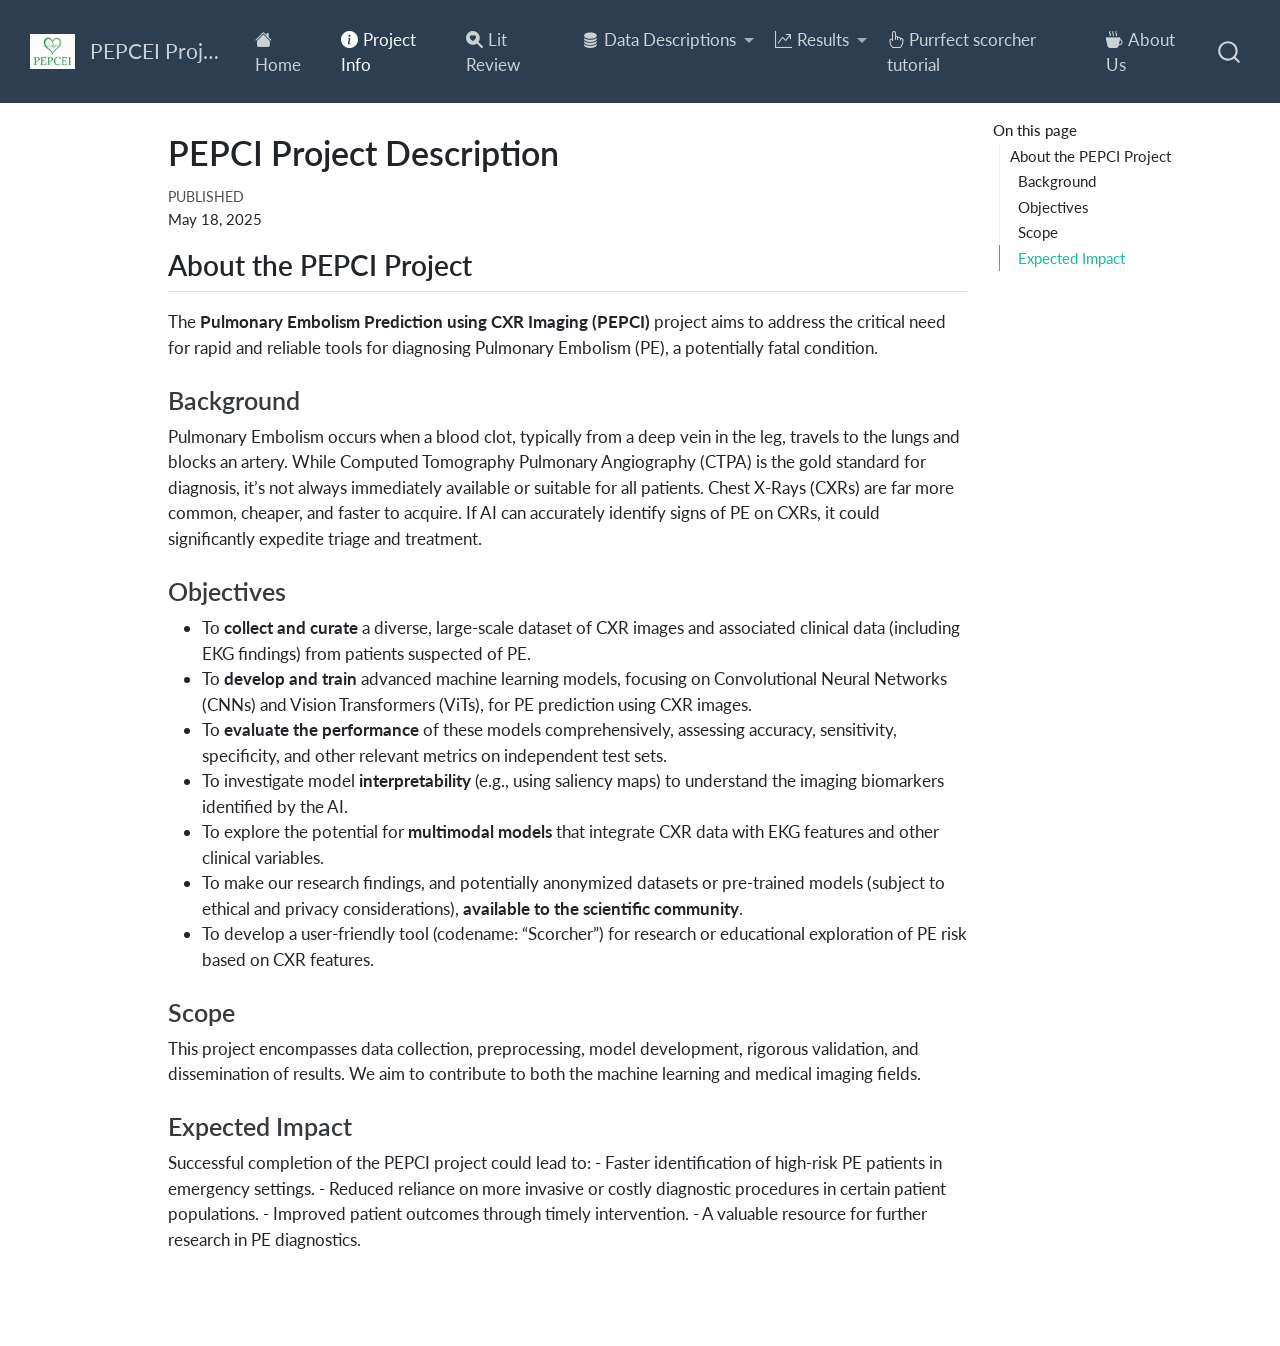
<file: project-description.html>
<!DOCTYPE html>
<html xmlns="http://www.w3.org/1999/xhtml" lang="en" xml:lang="en"><head>

<meta charset="utf-8">
<meta name="generator" content="quarto-1.6.42">

<meta name="viewport" content="width=device-width, initial-scale=1.0, user-scalable=yes">

<meta name="dcterms.date" content="2025-05-18">

<title>PEPCI Project Description – PEPCEI</title>
<style>
code{white-space: pre-wrap;}
span.smallcaps{font-variant: small-caps;}
div.columns{display: flex; gap: min(4vw, 1.5em);}
div.column{flex: auto; overflow-x: auto;}
div.hanging-indent{margin-left: 1.5em; text-indent: -1.5em;}
ul.task-list{list-style: none;}
ul.task-list li input[type="checkbox"] {
  width: 0.8em;
  margin: 0 0.8em 0.2em -1em; /* quarto-specific, see https://github.com/quarto-dev/quarto-cli/issues/4556 */ 
  vertical-align: middle;
}
</style>


<script src="site_libs/quarto-nav/quarto-nav.js"></script>
<script src="site_libs/quarto-nav/headroom.min.js"></script>
<script src="site_libs/clipboard/clipboard.min.js"></script>
<script src="site_libs/quarto-search/autocomplete.umd.js"></script>
<script src="site_libs/quarto-search/fuse.min.js"></script>
<script src="site_libs/quarto-search/quarto-search.js"></script>
<meta name="quarto:offset" content="./">
<link href="./static/pepcei.png" rel="icon" type="image/png">
<script src="site_libs/quarto-html/quarto.js"></script>
<script src="site_libs/quarto-html/popper.min.js"></script>
<script src="site_libs/quarto-html/tippy.umd.min.js"></script>
<script src="site_libs/quarto-html/anchor.min.js"></script>
<link href="site_libs/quarto-html/tippy.css" rel="stylesheet">
<link href="site_libs/quarto-html/quarto-syntax-highlighting-2f5df379a58b258e96c21c0638c20c03.css" rel="stylesheet" id="quarto-text-highlighting-styles">
<script src="site_libs/bootstrap/bootstrap.min.js"></script>
<link href="site_libs/bootstrap/bootstrap-icons.css" rel="stylesheet">
<link href="site_libs/bootstrap/bootstrap-d1b12f2568ecbe55642fee6aa00bd082.min.css" rel="stylesheet" append-hash="true" id="quarto-bootstrap" data-mode="light">
<script id="quarto-search-options" type="application/json">{
  "location": "navbar",
  "copy-button": false,
  "collapse-after": 3,
  "panel-placement": "end",
  "type": "overlay",
  "limit": 50,
  "keyboard-shortcut": [
    "f",
    "/",
    "s"
  ],
  "show-item-context": false,
  "language": {
    "search-no-results-text": "No results",
    "search-matching-documents-text": "matching documents",
    "search-copy-link-title": "Copy link to search",
    "search-hide-matches-text": "Hide additional matches",
    "search-more-match-text": "more match in this document",
    "search-more-matches-text": "more matches in this document",
    "search-clear-button-title": "Clear",
    "search-text-placeholder": "",
    "search-detached-cancel-button-title": "Cancel",
    "search-submit-button-title": "Submit",
    "search-label": "Search"
  }
}</script>


<link rel="stylesheet" href="styles.css">
</head>

<body class="nav-fixed">

<div id="quarto-search-results"></div>
  <header id="quarto-header" class="headroom fixed-top">
    <nav class="navbar navbar-expand-lg " data-bs-theme="dark">
      <div class="navbar-container container-fluid">
      <div class="navbar-brand-container mx-auto">
    <a href="./index.html" class="navbar-brand navbar-brand-logo">
    <img src="./static/pepcei.png" alt="PEPCEI Logo" class="navbar-logo">
    </a>
    <a class="navbar-brand" href="./index.html">
    <span class="navbar-title">PEPCEI Project</span>
    </a>
  </div>
            <div id="quarto-search" class="" title="Search"></div>
          <button class="navbar-toggler" type="button" data-bs-toggle="collapse" data-bs-target="#navbarCollapse" aria-controls="navbarCollapse" role="menu" aria-expanded="false" aria-label="Toggle navigation" onclick="if (window.quartoToggleHeadroom) { window.quartoToggleHeadroom(); }">
  <span class="navbar-toggler-icon"></span>
</button>
          <div class="collapse navbar-collapse" id="navbarCollapse">
            <ul class="navbar-nav navbar-nav-scroll me-auto">
  <li class="nav-item">
    <a class="nav-link" href="./index.html"> <i class="bi bi-house-fill" role="img">
</i> 
<span class="menu-text">Home</span></a>
  </li>  
  <li class="nav-item">
    <a class="nav-link active" href="./project-description.html" aria-current="page"> <i class="bi bi-info-circle-fill" role="img">
</i> 
<span class="menu-text">Project Info</span></a>
  </li>  
  <li class="nav-item">
    <a class="nav-link" href="./LitReview.html"> <i class="bi bi-search-heart-fill" role="img">
</i> 
<span class="menu-text">Lit Review</span></a>
  </li>  
  <li class="nav-item dropdown ">
    <a class="nav-link dropdown-toggle" href="#" id="nav-menu-data-descriptions" role="link" data-bs-toggle="dropdown" aria-expanded="false">
      <i class="bi bi-database-fill" role="img">
</i> 
 <span class="menu-text">Data Descriptions</span>
    </a>
    <ul class="dropdown-menu" aria-labelledby="nav-menu-data-descriptions">    
        <li>
    <a class="dropdown-item" href="./data/cxr.html">
 <span class="dropdown-text">CXR Data</span></a>
  </li>  
        <li>
    <a class="dropdown-item" href="./data/ekg.html">
 <span class="dropdown-text">EKG Data</span></a>
  </li>  
    </ul>
  </li>
  <li class="nav-item dropdown ">
    <a class="nav-link dropdown-toggle" href="#" id="nav-menu-results" role="link" data-bs-toggle="dropdown" aria-expanded="false">
      <i class="bi bi-graph-up-arrow" role="img">
</i> 
 <span class="menu-text">Results</span>
    </a>
    <ul class="dropdown-menu" aria-labelledby="nav-menu-results">    
        <li>
    <a class="dropdown-item" href="./results/PEPCI_CXR_only_CNN.html">
 <span class="dropdown-text">CNN with CXR only</span></a>
  </li>  
    </ul>
  </li>
  <li class="nav-item">
    <a class="nav-link" href="./tutorial/scorcher_tutorial_CNN.html"> <i class="bi bi-hand-index" role="img">
</i> 
<span class="menu-text">Purrfect scorcher tutorial</span></a>
  </li>  
  <li class="nav-item">
    <a class="nav-link" href="./about.html"> <i class="bi bi-cup-hot-fill" role="img">
</i> 
<span class="menu-text">About Us</span></a>
  </li>  
</ul>
          </div> <!-- /navcollapse -->
            <div class="quarto-navbar-tools">
</div>
      </div> <!-- /container-fluid -->
    </nav>
</header>
<!-- content -->
<div id="quarto-content" class="quarto-container page-columns page-rows-contents page-layout-article page-navbar">
<!-- sidebar -->
<!-- margin-sidebar -->
    <div id="quarto-margin-sidebar" class="sidebar margin-sidebar">
        <nav id="TOC" role="doc-toc" class="toc-active">
    <h2 id="toc-title">On this page</h2>
   
  <ul>
  <li><a href="#about-the-pepci-project" id="toc-about-the-pepci-project" class="nav-link active" data-scroll-target="#about-the-pepci-project">About the PEPCI Project</a>
  <ul class="collapse">
  <li><a href="#background" id="toc-background" class="nav-link" data-scroll-target="#background">Background</a></li>
  <li><a href="#objectives" id="toc-objectives" class="nav-link" data-scroll-target="#objectives">Objectives</a></li>
  <li><a href="#scope" id="toc-scope" class="nav-link" data-scroll-target="#scope">Scope</a></li>
  <li><a href="#expected-impact" id="toc-expected-impact" class="nav-link" data-scroll-target="#expected-impact">Expected Impact</a></li>
  </ul></li>
  </ul>
</nav>
    </div>
<!-- main -->
<main class="content" id="quarto-document-content">

<header id="title-block-header" class="quarto-title-block default">
<div class="quarto-title">
<h1 class="title">PEPCI Project Description</h1>
</div>



<div class="quarto-title-meta">

    
    <div>
    <div class="quarto-title-meta-heading">Published</div>
    <div class="quarto-title-meta-contents">
      <p class="date">May 18, 2025</p>
    </div>
  </div>
  
    
  </div>
  


</header>


<section id="about-the-pepci-project" class="level2">
<h2 class="anchored" data-anchor-id="about-the-pepci-project">About the PEPCI Project</h2>
<p>The <strong>Pulmonary Embolism Prediction using CXR Imaging (PEPCI)</strong> project aims to address the critical need for rapid and reliable tools for diagnosing Pulmonary Embolism (PE), a potentially fatal condition.</p>
<section id="background" class="level3">
<h3 class="anchored" data-anchor-id="background">Background</h3>
<p>Pulmonary Embolism occurs when a blood clot, typically from a deep vein in the leg, travels to the lungs and blocks an artery. While Computed Tomography Pulmonary Angiography (CTPA) is the gold standard for diagnosis, it’s not always immediately available or suitable for all patients. Chest X-Rays (CXRs) are far more common, cheaper, and faster to acquire. If AI can accurately identify signs of PE on CXRs, it could significantly expedite triage and treatment.</p>
</section>
<section id="objectives" class="level3">
<h3 class="anchored" data-anchor-id="objectives">Objectives</h3>
<ul>
<li>To <strong>collect and curate</strong> a diverse, large-scale dataset of CXR images and associated clinical data (including EKG findings) from patients suspected of PE.</li>
<li>To <strong>develop and train</strong> advanced machine learning models, focusing on Convolutional Neural Networks (CNNs) and Vision Transformers (ViTs), for PE prediction using CXR images.</li>
<li>To <strong>evaluate the performance</strong> of these models comprehensively, assessing accuracy, sensitivity, specificity, and other relevant metrics on independent test sets.</li>
<li>To investigate model <strong>interpretability</strong> (e.g., using saliency maps) to understand the imaging biomarkers identified by the AI.</li>
<li>To explore the potential for <strong>multimodal models</strong> that integrate CXR data with EKG features and other clinical variables.</li>
<li>To make our research findings, and potentially anonymized datasets or pre-trained models (subject to ethical and privacy considerations), <strong>available to the scientific community</strong>.</li>
<li>To develop a user-friendly tool (codename: “Scorcher”) for research or educational exploration of PE risk based on CXR features.</li>
</ul>
</section>
<section id="scope" class="level3">
<h3 class="anchored" data-anchor-id="scope">Scope</h3>
<p>This project encompasses data collection, preprocessing, model development, rigorous validation, and dissemination of results. We aim to contribute to both the machine learning and medical imaging fields.</p>
</section>
<section id="expected-impact" class="level3">
<h3 class="anchored" data-anchor-id="expected-impact">Expected Impact</h3>
<p>Successful completion of the PEPCI project could lead to: - Faster identification of high-risk PE patients in emergency settings. - Reduced reliance on more invasive or costly diagnostic procedures in certain patient populations. - Improved patient outcomes through timely intervention. - A valuable resource for further research in PE diagnostics.</p>


</section>
</section>

</main> <!-- /main -->
<script id="quarto-html-after-body" type="application/javascript">
window.document.addEventListener("DOMContentLoaded", function (event) {
  const toggleBodyColorMode = (bsSheetEl) => {
    const mode = bsSheetEl.getAttribute("data-mode");
    const bodyEl = window.document.querySelector("body");
    if (mode === "dark") {
      bodyEl.classList.add("quarto-dark");
      bodyEl.classList.remove("quarto-light");
    } else {
      bodyEl.classList.add("quarto-light");
      bodyEl.classList.remove("quarto-dark");
    }
  }
  const toggleBodyColorPrimary = () => {
    const bsSheetEl = window.document.querySelector("link#quarto-bootstrap");
    if (bsSheetEl) {
      toggleBodyColorMode(bsSheetEl);
    }
  }
  toggleBodyColorPrimary();  
  const icon = "";
  const anchorJS = new window.AnchorJS();
  anchorJS.options = {
    placement: 'right',
    icon: icon
  };
  anchorJS.add('.anchored');
  const isCodeAnnotation = (el) => {
    for (const clz of el.classList) {
      if (clz.startsWith('code-annotation-')) {                     
        return true;
      }
    }
    return false;
  }
  const onCopySuccess = function(e) {
    // button target
    const button = e.trigger;
    // don't keep focus
    button.blur();
    // flash "checked"
    button.classList.add('code-copy-button-checked');
    var currentTitle = button.getAttribute("title");
    button.setAttribute("title", "Copied!");
    let tooltip;
    if (window.bootstrap) {
      button.setAttribute("data-bs-toggle", "tooltip");
      button.setAttribute("data-bs-placement", "left");
      button.setAttribute("data-bs-title", "Copied!");
      tooltip = new bootstrap.Tooltip(button, 
        { trigger: "manual", 
          customClass: "code-copy-button-tooltip",
          offset: [0, -8]});
      tooltip.show();    
    }
    setTimeout(function() {
      if (tooltip) {
        tooltip.hide();
        button.removeAttribute("data-bs-title");
        button.removeAttribute("data-bs-toggle");
        button.removeAttribute("data-bs-placement");
      }
      button.setAttribute("title", currentTitle);
      button.classList.remove('code-copy-button-checked');
    }, 1000);
    // clear code selection
    e.clearSelection();
  }
  const getTextToCopy = function(trigger) {
      const codeEl = trigger.previousElementSibling.cloneNode(true);
      for (const childEl of codeEl.children) {
        if (isCodeAnnotation(childEl)) {
          childEl.remove();
        }
      }
      return codeEl.innerText;
  }
  const clipboard = new window.ClipboardJS('.code-copy-button:not([data-in-quarto-modal])', {
    text: getTextToCopy
  });
  clipboard.on('success', onCopySuccess);
  if (window.document.getElementById('quarto-embedded-source-code-modal')) {
    const clipboardModal = new window.ClipboardJS('.code-copy-button[data-in-quarto-modal]', {
      text: getTextToCopy,
      container: window.document.getElementById('quarto-embedded-source-code-modal')
    });
    clipboardModal.on('success', onCopySuccess);
  }
    var localhostRegex = new RegExp(/^(?:http|https):\/\/localhost\:?[0-9]*\//);
    var mailtoRegex = new RegExp(/^mailto:/);
      var filterRegex = new RegExp("https:\/\/awanafiaz\.github\.io\/PEPCEI_site\/");
    var isInternal = (href) => {
        return filterRegex.test(href) || localhostRegex.test(href) || mailtoRegex.test(href);
    }
    // Inspect non-navigation links and adorn them if external
 	var links = window.document.querySelectorAll('a[href]:not(.nav-link):not(.navbar-brand):not(.toc-action):not(.sidebar-link):not(.sidebar-item-toggle):not(.pagination-link):not(.no-external):not([aria-hidden]):not(.dropdown-item):not(.quarto-navigation-tool):not(.about-link)');
    for (var i=0; i<links.length; i++) {
      const link = links[i];
      if (!isInternal(link.href)) {
        // undo the damage that might have been done by quarto-nav.js in the case of
        // links that we want to consider external
        if (link.dataset.originalHref !== undefined) {
          link.href = link.dataset.originalHref;
        }
      }
    }
  function tippyHover(el, contentFn, onTriggerFn, onUntriggerFn) {
    const config = {
      allowHTML: true,
      maxWidth: 500,
      delay: 100,
      arrow: false,
      appendTo: function(el) {
          return el.parentElement;
      },
      interactive: true,
      interactiveBorder: 10,
      theme: 'quarto',
      placement: 'bottom-start',
    };
    if (contentFn) {
      config.content = contentFn;
    }
    if (onTriggerFn) {
      config.onTrigger = onTriggerFn;
    }
    if (onUntriggerFn) {
      config.onUntrigger = onUntriggerFn;
    }
    window.tippy(el, config); 
  }
  const noterefs = window.document.querySelectorAll('a[role="doc-noteref"]');
  for (var i=0; i<noterefs.length; i++) {
    const ref = noterefs[i];
    tippyHover(ref, function() {
      // use id or data attribute instead here
      let href = ref.getAttribute('data-footnote-href') || ref.getAttribute('href');
      try { href = new URL(href).hash; } catch {}
      const id = href.replace(/^#\/?/, "");
      const note = window.document.getElementById(id);
      if (note) {
        return note.innerHTML;
      } else {
        return "";
      }
    });
  }
  const xrefs = window.document.querySelectorAll('a.quarto-xref');
  const processXRef = (id, note) => {
    // Strip column container classes
    const stripColumnClz = (el) => {
      el.classList.remove("page-full", "page-columns");
      if (el.children) {
        for (const child of el.children) {
          stripColumnClz(child);
        }
      }
    }
    stripColumnClz(note)
    if (id === null || id.startsWith('sec-')) {
      // Special case sections, only their first couple elements
      const container = document.createElement("div");
      if (note.children && note.children.length > 2) {
        container.appendChild(note.children[0].cloneNode(true));
        for (let i = 1; i < note.children.length; i++) {
          const child = note.children[i];
          if (child.tagName === "P" && child.innerText === "") {
            continue;
          } else {
            container.appendChild(child.cloneNode(true));
            break;
          }
        }
        if (window.Quarto?.typesetMath) {
          window.Quarto.typesetMath(container);
        }
        return container.innerHTML
      } else {
        if (window.Quarto?.typesetMath) {
          window.Quarto.typesetMath(note);
        }
        return note.innerHTML;
      }
    } else {
      // Remove any anchor links if they are present
      const anchorLink = note.querySelector('a.anchorjs-link');
      if (anchorLink) {
        anchorLink.remove();
      }
      if (window.Quarto?.typesetMath) {
        window.Quarto.typesetMath(note);
      }
      if (note.classList.contains("callout")) {
        return note.outerHTML;
      } else {
        return note.innerHTML;
      }
    }
  }
  for (var i=0; i<xrefs.length; i++) {
    const xref = xrefs[i];
    tippyHover(xref, undefined, function(instance) {
      instance.disable();
      let url = xref.getAttribute('href');
      let hash = undefined; 
      if (url.startsWith('#')) {
        hash = url;
      } else {
        try { hash = new URL(url).hash; } catch {}
      }
      if (hash) {
        const id = hash.replace(/^#\/?/, "");
        const note = window.document.getElementById(id);
        if (note !== null) {
          try {
            const html = processXRef(id, note.cloneNode(true));
            instance.setContent(html);
          } finally {
            instance.enable();
            instance.show();
          }
        } else {
          // See if we can fetch this
          fetch(url.split('#')[0])
          .then(res => res.text())
          .then(html => {
            const parser = new DOMParser();
            const htmlDoc = parser.parseFromString(html, "text/html");
            const note = htmlDoc.getElementById(id);
            if (note !== null) {
              const html = processXRef(id, note);
              instance.setContent(html);
            } 
          }).finally(() => {
            instance.enable();
            instance.show();
          });
        }
      } else {
        // See if we can fetch a full url (with no hash to target)
        // This is a special case and we should probably do some content thinning / targeting
        fetch(url)
        .then(res => res.text())
        .then(html => {
          const parser = new DOMParser();
          const htmlDoc = parser.parseFromString(html, "text/html");
          const note = htmlDoc.querySelector('main.content');
          if (note !== null) {
            // This should only happen for chapter cross references
            // (since there is no id in the URL)
            // remove the first header
            if (note.children.length > 0 && note.children[0].tagName === "HEADER") {
              note.children[0].remove();
            }
            const html = processXRef(null, note);
            instance.setContent(html);
          } 
        }).finally(() => {
          instance.enable();
          instance.show();
        });
      }
    }, function(instance) {
    });
  }
      let selectedAnnoteEl;
      const selectorForAnnotation = ( cell, annotation) => {
        let cellAttr = 'data-code-cell="' + cell + '"';
        let lineAttr = 'data-code-annotation="' +  annotation + '"';
        const selector = 'span[' + cellAttr + '][' + lineAttr + ']';
        return selector;
      }
      const selectCodeLines = (annoteEl) => {
        const doc = window.document;
        const targetCell = annoteEl.getAttribute("data-target-cell");
        const targetAnnotation = annoteEl.getAttribute("data-target-annotation");
        const annoteSpan = window.document.querySelector(selectorForAnnotation(targetCell, targetAnnotation));
        const lines = annoteSpan.getAttribute("data-code-lines").split(",");
        const lineIds = lines.map((line) => {
          return targetCell + "-" + line;
        })
        let top = null;
        let height = null;
        let parent = null;
        if (lineIds.length > 0) {
            //compute the position of the single el (top and bottom and make a div)
            const el = window.document.getElementById(lineIds[0]);
            top = el.offsetTop;
            height = el.offsetHeight;
            parent = el.parentElement.parentElement;
          if (lineIds.length > 1) {
            const lastEl = window.document.getElementById(lineIds[lineIds.length - 1]);
            const bottom = lastEl.offsetTop + lastEl.offsetHeight;
            height = bottom - top;
          }
          if (top !== null && height !== null && parent !== null) {
            // cook up a div (if necessary) and position it 
            let div = window.document.getElementById("code-annotation-line-highlight");
            if (div === null) {
              div = window.document.createElement("div");
              div.setAttribute("id", "code-annotation-line-highlight");
              div.style.position = 'absolute';
              parent.appendChild(div);
            }
            div.style.top = top - 2 + "px";
            div.style.height = height + 4 + "px";
            div.style.left = 0;
            let gutterDiv = window.document.getElementById("code-annotation-line-highlight-gutter");
            if (gutterDiv === null) {
              gutterDiv = window.document.createElement("div");
              gutterDiv.setAttribute("id", "code-annotation-line-highlight-gutter");
              gutterDiv.style.position = 'absolute';
              const codeCell = window.document.getElementById(targetCell);
              const gutter = codeCell.querySelector('.code-annotation-gutter');
              gutter.appendChild(gutterDiv);
            }
            gutterDiv.style.top = top - 2 + "px";
            gutterDiv.style.height = height + 4 + "px";
          }
          selectedAnnoteEl = annoteEl;
        }
      };
      const unselectCodeLines = () => {
        const elementsIds = ["code-annotation-line-highlight", "code-annotation-line-highlight-gutter"];
        elementsIds.forEach((elId) => {
          const div = window.document.getElementById(elId);
          if (div) {
            div.remove();
          }
        });
        selectedAnnoteEl = undefined;
      };
        // Handle positioning of the toggle
    window.addEventListener(
      "resize",
      throttle(() => {
        elRect = undefined;
        if (selectedAnnoteEl) {
          selectCodeLines(selectedAnnoteEl);
        }
      }, 10)
    );
    function throttle(fn, ms) {
    let throttle = false;
    let timer;
      return (...args) => {
        if(!throttle) { // first call gets through
            fn.apply(this, args);
            throttle = true;
        } else { // all the others get throttled
            if(timer) clearTimeout(timer); // cancel #2
            timer = setTimeout(() => {
              fn.apply(this, args);
              timer = throttle = false;
            }, ms);
        }
      };
    }
      // Attach click handler to the DT
      const annoteDls = window.document.querySelectorAll('dt[data-target-cell]');
      for (const annoteDlNode of annoteDls) {
        annoteDlNode.addEventListener('click', (event) => {
          const clickedEl = event.target;
          if (clickedEl !== selectedAnnoteEl) {
            unselectCodeLines();
            const activeEl = window.document.querySelector('dt[data-target-cell].code-annotation-active');
            if (activeEl) {
              activeEl.classList.remove('code-annotation-active');
            }
            selectCodeLines(clickedEl);
            clickedEl.classList.add('code-annotation-active');
          } else {
            // Unselect the line
            unselectCodeLines();
            clickedEl.classList.remove('code-annotation-active');
          }
        });
      }
  const findCites = (el) => {
    const parentEl = el.parentElement;
    if (parentEl) {
      const cites = parentEl.dataset.cites;
      if (cites) {
        return {
          el,
          cites: cites.split(' ')
        };
      } else {
        return findCites(el.parentElement)
      }
    } else {
      return undefined;
    }
  };
  var bibliorefs = window.document.querySelectorAll('a[role="doc-biblioref"]');
  for (var i=0; i<bibliorefs.length; i++) {
    const ref = bibliorefs[i];
    const citeInfo = findCites(ref);
    if (citeInfo) {
      tippyHover(citeInfo.el, function() {
        var popup = window.document.createElement('div');
        citeInfo.cites.forEach(function(cite) {
          var citeDiv = window.document.createElement('div');
          citeDiv.classList.add('hanging-indent');
          citeDiv.classList.add('csl-entry');
          var biblioDiv = window.document.getElementById('ref-' + cite);
          if (biblioDiv) {
            citeDiv.innerHTML = biblioDiv.innerHTML;
          }
          popup.appendChild(citeDiv);
        });
        return popup.innerHTML;
      });
    }
  }
});
</script>
</div> <!-- /content -->




</body></html>
</file>
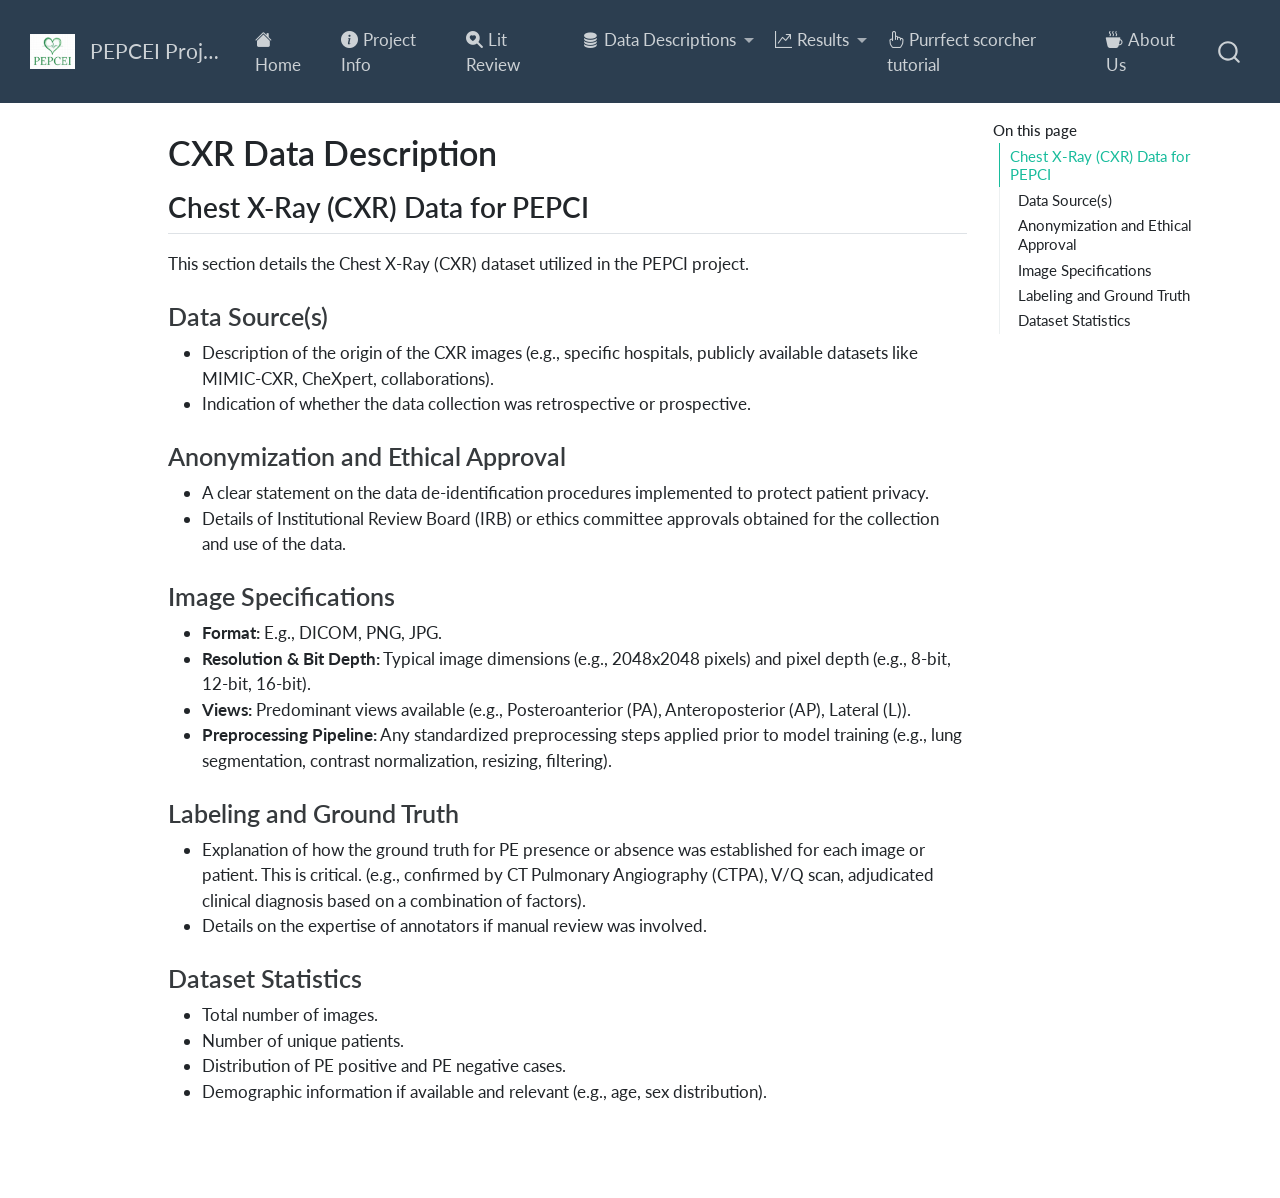
<file: data/cxr.html>
<!DOCTYPE html>
<html xmlns="http://www.w3.org/1999/xhtml" lang="en" xml:lang="en"><head>

<meta charset="utf-8">
<meta name="generator" content="quarto-1.6.42">

<meta name="viewport" content="width=device-width, initial-scale=1.0, user-scalable=yes">


<title>CXR Data Description – PEPCEI</title>
<style>
code{white-space: pre-wrap;}
span.smallcaps{font-variant: small-caps;}
div.columns{display: flex; gap: min(4vw, 1.5em);}
div.column{flex: auto; overflow-x: auto;}
div.hanging-indent{margin-left: 1.5em; text-indent: -1.5em;}
ul.task-list{list-style: none;}
ul.task-list li input[type="checkbox"] {
  width: 0.8em;
  margin: 0 0.8em 0.2em -1em; /* quarto-specific, see https://github.com/quarto-dev/quarto-cli/issues/4556 */ 
  vertical-align: middle;
}
</style>


<script src="../site_libs/quarto-nav/quarto-nav.js"></script>
<script src="../site_libs/quarto-nav/headroom.min.js"></script>
<script src="../site_libs/clipboard/clipboard.min.js"></script>
<script src="../site_libs/quarto-search/autocomplete.umd.js"></script>
<script src="../site_libs/quarto-search/fuse.min.js"></script>
<script src="../site_libs/quarto-search/quarto-search.js"></script>
<meta name="quarto:offset" content="../">
<link href="../static/pepcei.png" rel="icon" type="image/png">
<script src="../site_libs/quarto-html/quarto.js"></script>
<script src="../site_libs/quarto-html/popper.min.js"></script>
<script src="../site_libs/quarto-html/tippy.umd.min.js"></script>
<script src="../site_libs/quarto-html/anchor.min.js"></script>
<link href="../site_libs/quarto-html/tippy.css" rel="stylesheet">
<link href="../site_libs/quarto-html/quarto-syntax-highlighting-2f5df379a58b258e96c21c0638c20c03.css" rel="stylesheet" id="quarto-text-highlighting-styles">
<script src="../site_libs/bootstrap/bootstrap.min.js"></script>
<link href="../site_libs/bootstrap/bootstrap-icons.css" rel="stylesheet">
<link href="../site_libs/bootstrap/bootstrap-d1b12f2568ecbe55642fee6aa00bd082.min.css" rel="stylesheet" append-hash="true" id="quarto-bootstrap" data-mode="light">
<script id="quarto-search-options" type="application/json">{
  "location": "navbar",
  "copy-button": false,
  "collapse-after": 3,
  "panel-placement": "end",
  "type": "overlay",
  "limit": 50,
  "keyboard-shortcut": [
    "f",
    "/",
    "s"
  ],
  "show-item-context": false,
  "language": {
    "search-no-results-text": "No results",
    "search-matching-documents-text": "matching documents",
    "search-copy-link-title": "Copy link to search",
    "search-hide-matches-text": "Hide additional matches",
    "search-more-match-text": "more match in this document",
    "search-more-matches-text": "more matches in this document",
    "search-clear-button-title": "Clear",
    "search-text-placeholder": "",
    "search-detached-cancel-button-title": "Cancel",
    "search-submit-button-title": "Submit",
    "search-label": "Search"
  }
}</script>


<link rel="stylesheet" href="../styles.css">
</head>

<body class="nav-fixed">

<div id="quarto-search-results"></div>
  <header id="quarto-header" class="headroom fixed-top">
    <nav class="navbar navbar-expand-lg " data-bs-theme="dark">
      <div class="navbar-container container-fluid">
      <div class="navbar-brand-container mx-auto">
    <a href="../index.html" class="navbar-brand navbar-brand-logo">
    <img src="../static/pepcei.png" alt="PEPCEI Logo" class="navbar-logo">
    </a>
    <a class="navbar-brand" href="../index.html">
    <span class="navbar-title">PEPCEI Project</span>
    </a>
  </div>
            <div id="quarto-search" class="" title="Search"></div>
          <button class="navbar-toggler" type="button" data-bs-toggle="collapse" data-bs-target="#navbarCollapse" aria-controls="navbarCollapse" role="menu" aria-expanded="false" aria-label="Toggle navigation" onclick="if (window.quartoToggleHeadroom) { window.quartoToggleHeadroom(); }">
  <span class="navbar-toggler-icon"></span>
</button>
          <div class="collapse navbar-collapse" id="navbarCollapse">
            <ul class="navbar-nav navbar-nav-scroll me-auto">
  <li class="nav-item">
    <a class="nav-link" href="../index.html"> <i class="bi bi-house-fill" role="img">
</i> 
<span class="menu-text">Home</span></a>
  </li>  
  <li class="nav-item">
    <a class="nav-link" href="../project-description.html"> <i class="bi bi-info-circle-fill" role="img">
</i> 
<span class="menu-text">Project Info</span></a>
  </li>  
  <li class="nav-item">
    <a class="nav-link" href="../LitReview.html"> <i class="bi bi-search-heart-fill" role="img">
</i> 
<span class="menu-text">Lit Review</span></a>
  </li>  
  <li class="nav-item dropdown ">
    <a class="nav-link dropdown-toggle" href="#" id="nav-menu-data-descriptions" role="link" data-bs-toggle="dropdown" aria-expanded="false">
      <i class="bi bi-database-fill" role="img">
</i> 
 <span class="menu-text">Data Descriptions</span>
    </a>
    <ul class="dropdown-menu" aria-labelledby="nav-menu-data-descriptions">    
        <li>
    <a class="dropdown-item" href="../data/cxr.html">
 <span class="dropdown-text">CXR Data</span></a>
  </li>  
        <li>
    <a class="dropdown-item" href="../data/ekg.html">
 <span class="dropdown-text">EKG Data</span></a>
  </li>  
    </ul>
  </li>
  <li class="nav-item dropdown ">
    <a class="nav-link dropdown-toggle" href="#" id="nav-menu-results" role="link" data-bs-toggle="dropdown" aria-expanded="false">
      <i class="bi bi-graph-up-arrow" role="img">
</i> 
 <span class="menu-text">Results</span>
    </a>
    <ul class="dropdown-menu" aria-labelledby="nav-menu-results">    
        <li>
    <a class="dropdown-item" href="../results/PEPCI_CXR_only_CNN.html">
 <span class="dropdown-text">CNN with CXR only</span></a>
  </li>  
    </ul>
  </li>
  <li class="nav-item">
    <a class="nav-link" href="../tutorial/scorcher_tutorial_CNN.html"> <i class="bi bi-hand-index" role="img">
</i> 
<span class="menu-text">Purrfect scorcher tutorial</span></a>
  </li>  
  <li class="nav-item">
    <a class="nav-link" href="../about.html"> <i class="bi bi-cup-hot-fill" role="img">
</i> 
<span class="menu-text">About Us</span></a>
  </li>  
</ul>
          </div> <!-- /navcollapse -->
            <div class="quarto-navbar-tools">
</div>
      </div> <!-- /container-fluid -->
    </nav>
</header>
<!-- content -->
<div id="quarto-content" class="quarto-container page-columns page-rows-contents page-layout-article page-navbar">
<!-- sidebar -->
<!-- margin-sidebar -->
    <div id="quarto-margin-sidebar" class="sidebar margin-sidebar">
        <nav id="TOC" role="doc-toc" class="toc-active">
    <h2 id="toc-title">On this page</h2>
   
  <ul>
  <li><a href="#chest-x-ray-cxr-data-for-pepci" id="toc-chest-x-ray-cxr-data-for-pepci" class="nav-link active" data-scroll-target="#chest-x-ray-cxr-data-for-pepci">Chest X-Ray (CXR) Data for PEPCI</a>
  <ul class="collapse">
  <li><a href="#data-sources" id="toc-data-sources" class="nav-link" data-scroll-target="#data-sources">Data Source(s)</a></li>
  <li><a href="#anonymization-and-ethical-approval" id="toc-anonymization-and-ethical-approval" class="nav-link" data-scroll-target="#anonymization-and-ethical-approval">Anonymization and Ethical Approval</a></li>
  <li><a href="#image-specifications" id="toc-image-specifications" class="nav-link" data-scroll-target="#image-specifications">Image Specifications</a></li>
  <li><a href="#labeling-and-ground-truth" id="toc-labeling-and-ground-truth" class="nav-link" data-scroll-target="#labeling-and-ground-truth">Labeling and Ground Truth</a></li>
  <li><a href="#dataset-statistics" id="toc-dataset-statistics" class="nav-link" data-scroll-target="#dataset-statistics">Dataset Statistics</a></li>
  </ul></li>
  </ul>
</nav>
    </div>
<!-- main -->
<main class="content" id="quarto-document-content">

<header id="title-block-header" class="quarto-title-block default">
<div class="quarto-title">
<h1 class="title">CXR Data Description</h1>
</div>



<div class="quarto-title-meta">

    
  
    
  </div>
  


</header>


<section id="chest-x-ray-cxr-data-for-pepci" class="level2">
<h2 class="anchored" data-anchor-id="chest-x-ray-cxr-data-for-pepci">Chest X-Ray (CXR) Data for PEPCI</h2>
<p>This section details the Chest X-Ray (CXR) dataset utilized in the PEPCI project.</p>
<section id="data-sources" class="level3">
<h3 class="anchored" data-anchor-id="data-sources">Data Source(s)</h3>
<ul>
<li>Description of the origin of the CXR images (e.g., specific hospitals, publicly available datasets like MIMIC-CXR, CheXpert, collaborations).</li>
<li>Indication of whether the data collection was retrospective or prospective.</li>
</ul>
</section>
<section id="anonymization-and-ethical-approval" class="level3">
<h3 class="anchored" data-anchor-id="anonymization-and-ethical-approval">Anonymization and Ethical Approval</h3>
<ul>
<li>A clear statement on the data de-identification procedures implemented to protect patient privacy.</li>
<li>Details of Institutional Review Board (IRB) or ethics committee approvals obtained for the collection and use of the data.</li>
</ul>
</section>
<section id="image-specifications" class="level3">
<h3 class="anchored" data-anchor-id="image-specifications">Image Specifications</h3>
<ul>
<li><strong>Format:</strong> E.g., DICOM, PNG, JPG.</li>
<li><strong>Resolution &amp; Bit Depth:</strong> Typical image dimensions (e.g., 2048x2048 pixels) and pixel depth (e.g., 8-bit, 12-bit, 16-bit).</li>
<li><strong>Views:</strong> Predominant views available (e.g., Posteroanterior (PA), Anteroposterior (AP), Lateral (L)).</li>
<li><strong>Preprocessing Pipeline:</strong> Any standardized preprocessing steps applied prior to model training (e.g., lung segmentation, contrast normalization, resizing, filtering).</li>
</ul>
</section>
<section id="labeling-and-ground-truth" class="level3">
<h3 class="anchored" data-anchor-id="labeling-and-ground-truth">Labeling and Ground Truth</h3>
<ul>
<li>Explanation of how the ground truth for PE presence or absence was established for each image or patient. This is critical. (e.g., confirmed by CT Pulmonary Angiography (CTPA), V/Q scan, adjudicated clinical diagnosis based on a combination of factors).</li>
<li>Details on the expertise of annotators if manual review was involved.</li>
</ul>
</section>
<section id="dataset-statistics" class="level3">
<h3 class="anchored" data-anchor-id="dataset-statistics">Dataset Statistics</h3>
<ul>
<li>Total number of images.</li>
<li>Number of unique patients.</li>
<li>Distribution of PE positive and PE negative cases.</li>
<li>Demographic information if available and relevant (e.g., age, sex distribution).</li>
</ul>


</section>
</section>

</main> <!-- /main -->
<script id="quarto-html-after-body" type="application/javascript">
window.document.addEventListener("DOMContentLoaded", function (event) {
  const toggleBodyColorMode = (bsSheetEl) => {
    const mode = bsSheetEl.getAttribute("data-mode");
    const bodyEl = window.document.querySelector("body");
    if (mode === "dark") {
      bodyEl.classList.add("quarto-dark");
      bodyEl.classList.remove("quarto-light");
    } else {
      bodyEl.classList.add("quarto-light");
      bodyEl.classList.remove("quarto-dark");
    }
  }
  const toggleBodyColorPrimary = () => {
    const bsSheetEl = window.document.querySelector("link#quarto-bootstrap");
    if (bsSheetEl) {
      toggleBodyColorMode(bsSheetEl);
    }
  }
  toggleBodyColorPrimary();  
  const icon = "";
  const anchorJS = new window.AnchorJS();
  anchorJS.options = {
    placement: 'right',
    icon: icon
  };
  anchorJS.add('.anchored');
  const isCodeAnnotation = (el) => {
    for (const clz of el.classList) {
      if (clz.startsWith('code-annotation-')) {                     
        return true;
      }
    }
    return false;
  }
  const onCopySuccess = function(e) {
    // button target
    const button = e.trigger;
    // don't keep focus
    button.blur();
    // flash "checked"
    button.classList.add('code-copy-button-checked');
    var currentTitle = button.getAttribute("title");
    button.setAttribute("title", "Copied!");
    let tooltip;
    if (window.bootstrap) {
      button.setAttribute("data-bs-toggle", "tooltip");
      button.setAttribute("data-bs-placement", "left");
      button.setAttribute("data-bs-title", "Copied!");
      tooltip = new bootstrap.Tooltip(button, 
        { trigger: "manual", 
          customClass: "code-copy-button-tooltip",
          offset: [0, -8]});
      tooltip.show();    
    }
    setTimeout(function() {
      if (tooltip) {
        tooltip.hide();
        button.removeAttribute("data-bs-title");
        button.removeAttribute("data-bs-toggle");
        button.removeAttribute("data-bs-placement");
      }
      button.setAttribute("title", currentTitle);
      button.classList.remove('code-copy-button-checked');
    }, 1000);
    // clear code selection
    e.clearSelection();
  }
  const getTextToCopy = function(trigger) {
      const codeEl = trigger.previousElementSibling.cloneNode(true);
      for (const childEl of codeEl.children) {
        if (isCodeAnnotation(childEl)) {
          childEl.remove();
        }
      }
      return codeEl.innerText;
  }
  const clipboard = new window.ClipboardJS('.code-copy-button:not([data-in-quarto-modal])', {
    text: getTextToCopy
  });
  clipboard.on('success', onCopySuccess);
  if (window.document.getElementById('quarto-embedded-source-code-modal')) {
    const clipboardModal = new window.ClipboardJS('.code-copy-button[data-in-quarto-modal]', {
      text: getTextToCopy,
      container: window.document.getElementById('quarto-embedded-source-code-modal')
    });
    clipboardModal.on('success', onCopySuccess);
  }
    var localhostRegex = new RegExp(/^(?:http|https):\/\/localhost\:?[0-9]*\//);
    var mailtoRegex = new RegExp(/^mailto:/);
      var filterRegex = new RegExp("https:\/\/awanafiaz\.github\.io\/PEPCEI_site\/");
    var isInternal = (href) => {
        return filterRegex.test(href) || localhostRegex.test(href) || mailtoRegex.test(href);
    }
    // Inspect non-navigation links and adorn them if external
 	var links = window.document.querySelectorAll('a[href]:not(.nav-link):not(.navbar-brand):not(.toc-action):not(.sidebar-link):not(.sidebar-item-toggle):not(.pagination-link):not(.no-external):not([aria-hidden]):not(.dropdown-item):not(.quarto-navigation-tool):not(.about-link)');
    for (var i=0; i<links.length; i++) {
      const link = links[i];
      if (!isInternal(link.href)) {
        // undo the damage that might have been done by quarto-nav.js in the case of
        // links that we want to consider external
        if (link.dataset.originalHref !== undefined) {
          link.href = link.dataset.originalHref;
        }
      }
    }
  function tippyHover(el, contentFn, onTriggerFn, onUntriggerFn) {
    const config = {
      allowHTML: true,
      maxWidth: 500,
      delay: 100,
      arrow: false,
      appendTo: function(el) {
          return el.parentElement;
      },
      interactive: true,
      interactiveBorder: 10,
      theme: 'quarto',
      placement: 'bottom-start',
    };
    if (contentFn) {
      config.content = contentFn;
    }
    if (onTriggerFn) {
      config.onTrigger = onTriggerFn;
    }
    if (onUntriggerFn) {
      config.onUntrigger = onUntriggerFn;
    }
    window.tippy(el, config); 
  }
  const noterefs = window.document.querySelectorAll('a[role="doc-noteref"]');
  for (var i=0; i<noterefs.length; i++) {
    const ref = noterefs[i];
    tippyHover(ref, function() {
      // use id or data attribute instead here
      let href = ref.getAttribute('data-footnote-href') || ref.getAttribute('href');
      try { href = new URL(href).hash; } catch {}
      const id = href.replace(/^#\/?/, "");
      const note = window.document.getElementById(id);
      if (note) {
        return note.innerHTML;
      } else {
        return "";
      }
    });
  }
  const xrefs = window.document.querySelectorAll('a.quarto-xref');
  const processXRef = (id, note) => {
    // Strip column container classes
    const stripColumnClz = (el) => {
      el.classList.remove("page-full", "page-columns");
      if (el.children) {
        for (const child of el.children) {
          stripColumnClz(child);
        }
      }
    }
    stripColumnClz(note)
    if (id === null || id.startsWith('sec-')) {
      // Special case sections, only their first couple elements
      const container = document.createElement("div");
      if (note.children && note.children.length > 2) {
        container.appendChild(note.children[0].cloneNode(true));
        for (let i = 1; i < note.children.length; i++) {
          const child = note.children[i];
          if (child.tagName === "P" && child.innerText === "") {
            continue;
          } else {
            container.appendChild(child.cloneNode(true));
            break;
          }
        }
        if (window.Quarto?.typesetMath) {
          window.Quarto.typesetMath(container);
        }
        return container.innerHTML
      } else {
        if (window.Quarto?.typesetMath) {
          window.Quarto.typesetMath(note);
        }
        return note.innerHTML;
      }
    } else {
      // Remove any anchor links if they are present
      const anchorLink = note.querySelector('a.anchorjs-link');
      if (anchorLink) {
        anchorLink.remove();
      }
      if (window.Quarto?.typesetMath) {
        window.Quarto.typesetMath(note);
      }
      if (note.classList.contains("callout")) {
        return note.outerHTML;
      } else {
        return note.innerHTML;
      }
    }
  }
  for (var i=0; i<xrefs.length; i++) {
    const xref = xrefs[i];
    tippyHover(xref, undefined, function(instance) {
      instance.disable();
      let url = xref.getAttribute('href');
      let hash = undefined; 
      if (url.startsWith('#')) {
        hash = url;
      } else {
        try { hash = new URL(url).hash; } catch {}
      }
      if (hash) {
        const id = hash.replace(/^#\/?/, "");
        const note = window.document.getElementById(id);
        if (note !== null) {
          try {
            const html = processXRef(id, note.cloneNode(true));
            instance.setContent(html);
          } finally {
            instance.enable();
            instance.show();
          }
        } else {
          // See if we can fetch this
          fetch(url.split('#')[0])
          .then(res => res.text())
          .then(html => {
            const parser = new DOMParser();
            const htmlDoc = parser.parseFromString(html, "text/html");
            const note = htmlDoc.getElementById(id);
            if (note !== null) {
              const html = processXRef(id, note);
              instance.setContent(html);
            } 
          }).finally(() => {
            instance.enable();
            instance.show();
          });
        }
      } else {
        // See if we can fetch a full url (with no hash to target)
        // This is a special case and we should probably do some content thinning / targeting
        fetch(url)
        .then(res => res.text())
        .then(html => {
          const parser = new DOMParser();
          const htmlDoc = parser.parseFromString(html, "text/html");
          const note = htmlDoc.querySelector('main.content');
          if (note !== null) {
            // This should only happen for chapter cross references
            // (since there is no id in the URL)
            // remove the first header
            if (note.children.length > 0 && note.children[0].tagName === "HEADER") {
              note.children[0].remove();
            }
            const html = processXRef(null, note);
            instance.setContent(html);
          } 
        }).finally(() => {
          instance.enable();
          instance.show();
        });
      }
    }, function(instance) {
    });
  }
      let selectedAnnoteEl;
      const selectorForAnnotation = ( cell, annotation) => {
        let cellAttr = 'data-code-cell="' + cell + '"';
        let lineAttr = 'data-code-annotation="' +  annotation + '"';
        const selector = 'span[' + cellAttr + '][' + lineAttr + ']';
        return selector;
      }
      const selectCodeLines = (annoteEl) => {
        const doc = window.document;
        const targetCell = annoteEl.getAttribute("data-target-cell");
        const targetAnnotation = annoteEl.getAttribute("data-target-annotation");
        const annoteSpan = window.document.querySelector(selectorForAnnotation(targetCell, targetAnnotation));
        const lines = annoteSpan.getAttribute("data-code-lines").split(",");
        const lineIds = lines.map((line) => {
          return targetCell + "-" + line;
        })
        let top = null;
        let height = null;
        let parent = null;
        if (lineIds.length > 0) {
            //compute the position of the single el (top and bottom and make a div)
            const el = window.document.getElementById(lineIds[0]);
            top = el.offsetTop;
            height = el.offsetHeight;
            parent = el.parentElement.parentElement;
          if (lineIds.length > 1) {
            const lastEl = window.document.getElementById(lineIds[lineIds.length - 1]);
            const bottom = lastEl.offsetTop + lastEl.offsetHeight;
            height = bottom - top;
          }
          if (top !== null && height !== null && parent !== null) {
            // cook up a div (if necessary) and position it 
            let div = window.document.getElementById("code-annotation-line-highlight");
            if (div === null) {
              div = window.document.createElement("div");
              div.setAttribute("id", "code-annotation-line-highlight");
              div.style.position = 'absolute';
              parent.appendChild(div);
            }
            div.style.top = top - 2 + "px";
            div.style.height = height + 4 + "px";
            div.style.left = 0;
            let gutterDiv = window.document.getElementById("code-annotation-line-highlight-gutter");
            if (gutterDiv === null) {
              gutterDiv = window.document.createElement("div");
              gutterDiv.setAttribute("id", "code-annotation-line-highlight-gutter");
              gutterDiv.style.position = 'absolute';
              const codeCell = window.document.getElementById(targetCell);
              const gutter = codeCell.querySelector('.code-annotation-gutter');
              gutter.appendChild(gutterDiv);
            }
            gutterDiv.style.top = top - 2 + "px";
            gutterDiv.style.height = height + 4 + "px";
          }
          selectedAnnoteEl = annoteEl;
        }
      };
      const unselectCodeLines = () => {
        const elementsIds = ["code-annotation-line-highlight", "code-annotation-line-highlight-gutter"];
        elementsIds.forEach((elId) => {
          const div = window.document.getElementById(elId);
          if (div) {
            div.remove();
          }
        });
        selectedAnnoteEl = undefined;
      };
        // Handle positioning of the toggle
    window.addEventListener(
      "resize",
      throttle(() => {
        elRect = undefined;
        if (selectedAnnoteEl) {
          selectCodeLines(selectedAnnoteEl);
        }
      }, 10)
    );
    function throttle(fn, ms) {
    let throttle = false;
    let timer;
      return (...args) => {
        if(!throttle) { // first call gets through
            fn.apply(this, args);
            throttle = true;
        } else { // all the others get throttled
            if(timer) clearTimeout(timer); // cancel #2
            timer = setTimeout(() => {
              fn.apply(this, args);
              timer = throttle = false;
            }, ms);
        }
      };
    }
      // Attach click handler to the DT
      const annoteDls = window.document.querySelectorAll('dt[data-target-cell]');
      for (const annoteDlNode of annoteDls) {
        annoteDlNode.addEventListener('click', (event) => {
          const clickedEl = event.target;
          if (clickedEl !== selectedAnnoteEl) {
            unselectCodeLines();
            const activeEl = window.document.querySelector('dt[data-target-cell].code-annotation-active');
            if (activeEl) {
              activeEl.classList.remove('code-annotation-active');
            }
            selectCodeLines(clickedEl);
            clickedEl.classList.add('code-annotation-active');
          } else {
            // Unselect the line
            unselectCodeLines();
            clickedEl.classList.remove('code-annotation-active');
          }
        });
      }
  const findCites = (el) => {
    const parentEl = el.parentElement;
    if (parentEl) {
      const cites = parentEl.dataset.cites;
      if (cites) {
        return {
          el,
          cites: cites.split(' ')
        };
      } else {
        return findCites(el.parentElement)
      }
    } else {
      return undefined;
    }
  };
  var bibliorefs = window.document.querySelectorAll('a[role="doc-biblioref"]');
  for (var i=0; i<bibliorefs.length; i++) {
    const ref = bibliorefs[i];
    const citeInfo = findCites(ref);
    if (citeInfo) {
      tippyHover(citeInfo.el, function() {
        var popup = window.document.createElement('div');
        citeInfo.cites.forEach(function(cite) {
          var citeDiv = window.document.createElement('div');
          citeDiv.classList.add('hanging-indent');
          citeDiv.classList.add('csl-entry');
          var biblioDiv = window.document.getElementById('ref-' + cite);
          if (biblioDiv) {
            citeDiv.innerHTML = biblioDiv.innerHTML;
          }
          popup.appendChild(citeDiv);
        });
        return popup.innerHTML;
      });
    }
  }
});
</script>
</div> <!-- /content -->




</body></html>
</file>
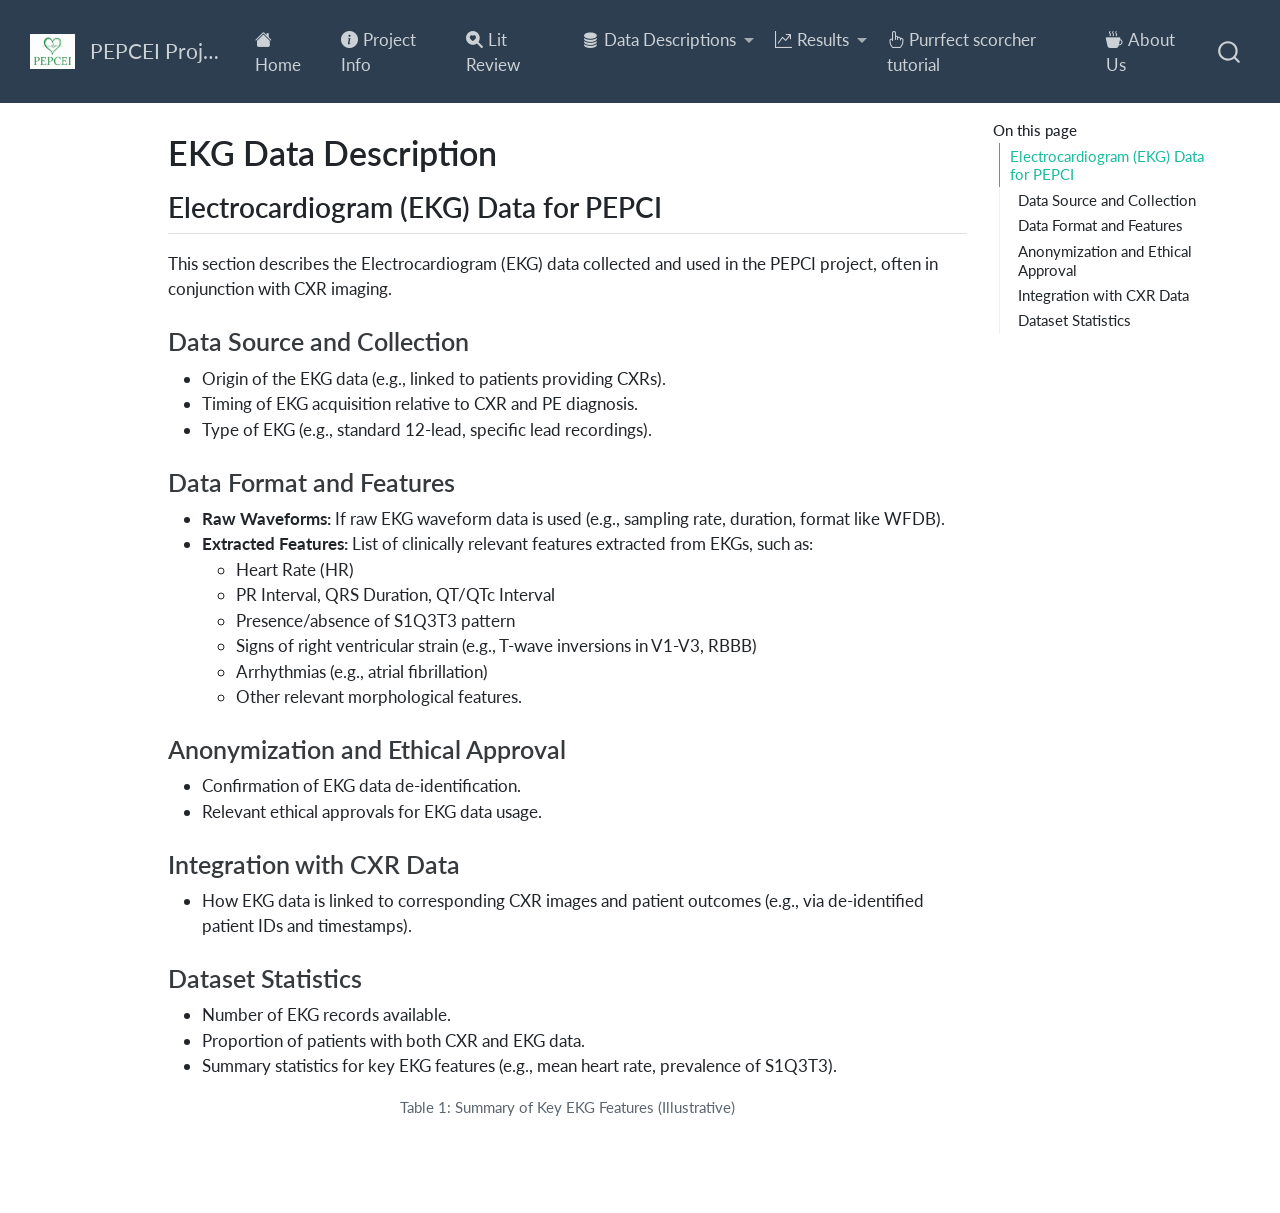
<file: data/ekg.html>
<!DOCTYPE html>
<html xmlns="http://www.w3.org/1999/xhtml" lang="en" xml:lang="en"><head>

<meta charset="utf-8">
<meta name="generator" content="quarto-1.6.42">

<meta name="viewport" content="width=device-width, initial-scale=1.0, user-scalable=yes">


<title>EKG Data Description – PEPCEI</title>
<style>
code{white-space: pre-wrap;}
span.smallcaps{font-variant: small-caps;}
div.columns{display: flex; gap: min(4vw, 1.5em);}
div.column{flex: auto; overflow-x: auto;}
div.hanging-indent{margin-left: 1.5em; text-indent: -1.5em;}
ul.task-list{list-style: none;}
ul.task-list li input[type="checkbox"] {
  width: 0.8em;
  margin: 0 0.8em 0.2em -1em; /* quarto-specific, see https://github.com/quarto-dev/quarto-cli/issues/4556 */ 
  vertical-align: middle;
}
</style>


<script src="../site_libs/quarto-nav/quarto-nav.js"></script>
<script src="../site_libs/quarto-nav/headroom.min.js"></script>
<script src="../site_libs/clipboard/clipboard.min.js"></script>
<script src="../site_libs/quarto-search/autocomplete.umd.js"></script>
<script src="../site_libs/quarto-search/fuse.min.js"></script>
<script src="../site_libs/quarto-search/quarto-search.js"></script>
<meta name="quarto:offset" content="../">
<link href="../static/pepcei.png" rel="icon" type="image/png">
<script src="../site_libs/quarto-html/quarto.js"></script>
<script src="../site_libs/quarto-html/popper.min.js"></script>
<script src="../site_libs/quarto-html/tippy.umd.min.js"></script>
<script src="../site_libs/quarto-html/anchor.min.js"></script>
<link href="../site_libs/quarto-html/tippy.css" rel="stylesheet">
<link href="../site_libs/quarto-html/quarto-syntax-highlighting-2f5df379a58b258e96c21c0638c20c03.css" rel="stylesheet" id="quarto-text-highlighting-styles">
<script src="../site_libs/bootstrap/bootstrap.min.js"></script>
<link href="../site_libs/bootstrap/bootstrap-icons.css" rel="stylesheet">
<link href="../site_libs/bootstrap/bootstrap-d1b12f2568ecbe55642fee6aa00bd082.min.css" rel="stylesheet" append-hash="true" id="quarto-bootstrap" data-mode="light">
<script id="quarto-search-options" type="application/json">{
  "location": "navbar",
  "copy-button": false,
  "collapse-after": 3,
  "panel-placement": "end",
  "type": "overlay",
  "limit": 50,
  "keyboard-shortcut": [
    "f",
    "/",
    "s"
  ],
  "show-item-context": false,
  "language": {
    "search-no-results-text": "No results",
    "search-matching-documents-text": "matching documents",
    "search-copy-link-title": "Copy link to search",
    "search-hide-matches-text": "Hide additional matches",
    "search-more-match-text": "more match in this document",
    "search-more-matches-text": "more matches in this document",
    "search-clear-button-title": "Clear",
    "search-text-placeholder": "",
    "search-detached-cancel-button-title": "Cancel",
    "search-submit-button-title": "Submit",
    "search-label": "Search"
  }
}</script>


<link rel="stylesheet" href="../styles.css">
</head>

<body class="nav-fixed">

<div id="quarto-search-results"></div>
  <header id="quarto-header" class="headroom fixed-top">
    <nav class="navbar navbar-expand-lg " data-bs-theme="dark">
      <div class="navbar-container container-fluid">
      <div class="navbar-brand-container mx-auto">
    <a href="../index.html" class="navbar-brand navbar-brand-logo">
    <img src="../static/pepcei.png" alt="PEPCEI Logo" class="navbar-logo">
    </a>
    <a class="navbar-brand" href="../index.html">
    <span class="navbar-title">PEPCEI Project</span>
    </a>
  </div>
            <div id="quarto-search" class="" title="Search"></div>
          <button class="navbar-toggler" type="button" data-bs-toggle="collapse" data-bs-target="#navbarCollapse" aria-controls="navbarCollapse" role="menu" aria-expanded="false" aria-label="Toggle navigation" onclick="if (window.quartoToggleHeadroom) { window.quartoToggleHeadroom(); }">
  <span class="navbar-toggler-icon"></span>
</button>
          <div class="collapse navbar-collapse" id="navbarCollapse">
            <ul class="navbar-nav navbar-nav-scroll me-auto">
  <li class="nav-item">
    <a class="nav-link" href="../index.html"> <i class="bi bi-house-fill" role="img">
</i> 
<span class="menu-text">Home</span></a>
  </li>  
  <li class="nav-item">
    <a class="nav-link" href="../project-description.html"> <i class="bi bi-info-circle-fill" role="img">
</i> 
<span class="menu-text">Project Info</span></a>
  </li>  
  <li class="nav-item">
    <a class="nav-link" href="../LitReview.html"> <i class="bi bi-search-heart-fill" role="img">
</i> 
<span class="menu-text">Lit Review</span></a>
  </li>  
  <li class="nav-item dropdown ">
    <a class="nav-link dropdown-toggle" href="#" id="nav-menu-data-descriptions" role="link" data-bs-toggle="dropdown" aria-expanded="false">
      <i class="bi bi-database-fill" role="img">
</i> 
 <span class="menu-text">Data Descriptions</span>
    </a>
    <ul class="dropdown-menu" aria-labelledby="nav-menu-data-descriptions">    
        <li>
    <a class="dropdown-item" href="../data/cxr.html">
 <span class="dropdown-text">CXR Data</span></a>
  </li>  
        <li>
    <a class="dropdown-item" href="../data/ekg.html">
 <span class="dropdown-text">EKG Data</span></a>
  </li>  
    </ul>
  </li>
  <li class="nav-item dropdown ">
    <a class="nav-link dropdown-toggle" href="#" id="nav-menu-results" role="link" data-bs-toggle="dropdown" aria-expanded="false">
      <i class="bi bi-graph-up-arrow" role="img">
</i> 
 <span class="menu-text">Results</span>
    </a>
    <ul class="dropdown-menu" aria-labelledby="nav-menu-results">    
        <li>
    <a class="dropdown-item" href="../results/PEPCI_CXR_only_CNN.html">
 <span class="dropdown-text">CNN with CXR only</span></a>
  </li>  
    </ul>
  </li>
  <li class="nav-item">
    <a class="nav-link" href="../tutorial/scorcher_tutorial_CNN.html"> <i class="bi bi-hand-index" role="img">
</i> 
<span class="menu-text">Purrfect scorcher tutorial</span></a>
  </li>  
  <li class="nav-item">
    <a class="nav-link" href="../about.html"> <i class="bi bi-cup-hot-fill" role="img">
</i> 
<span class="menu-text">About Us</span></a>
  </li>  
</ul>
          </div> <!-- /navcollapse -->
            <div class="quarto-navbar-tools">
</div>
      </div> <!-- /container-fluid -->
    </nav>
</header>
<!-- content -->
<div id="quarto-content" class="quarto-container page-columns page-rows-contents page-layout-article page-navbar">
<!-- sidebar -->
<!-- margin-sidebar -->
    <div id="quarto-margin-sidebar" class="sidebar margin-sidebar">
        <nav id="TOC" role="doc-toc" class="toc-active">
    <h2 id="toc-title">On this page</h2>
   
  <ul>
  <li><a href="#electrocardiogram-ekg-data-for-pepci" id="toc-electrocardiogram-ekg-data-for-pepci" class="nav-link active" data-scroll-target="#electrocardiogram-ekg-data-for-pepci">Electrocardiogram (EKG) Data for PEPCI</a>
  <ul class="collapse">
  <li><a href="#data-source-and-collection" id="toc-data-source-and-collection" class="nav-link" data-scroll-target="#data-source-and-collection">Data Source and Collection</a></li>
  <li><a href="#data-format-and-features" id="toc-data-format-and-features" class="nav-link" data-scroll-target="#data-format-and-features">Data Format and Features</a></li>
  <li><a href="#anonymization-and-ethical-approval" id="toc-anonymization-and-ethical-approval" class="nav-link" data-scroll-target="#anonymization-and-ethical-approval">Anonymization and Ethical Approval</a></li>
  <li><a href="#integration-with-cxr-data" id="toc-integration-with-cxr-data" class="nav-link" data-scroll-target="#integration-with-cxr-data">Integration with CXR Data</a></li>
  <li><a href="#dataset-statistics" id="toc-dataset-statistics" class="nav-link" data-scroll-target="#dataset-statistics">Dataset Statistics</a></li>
  </ul></li>
  </ul>
</nav>
    </div>
<!-- main -->
<main class="content" id="quarto-document-content">

<header id="title-block-header" class="quarto-title-block default">
<div class="quarto-title">
<h1 class="title">EKG Data Description</h1>
</div>



<div class="quarto-title-meta">

    
  
    
  </div>
  


</header>


<section id="electrocardiogram-ekg-data-for-pepci" class="level2">
<h2 class="anchored" data-anchor-id="electrocardiogram-ekg-data-for-pepci">Electrocardiogram (EKG) Data for PEPCI</h2>
<p>This section describes the Electrocardiogram (EKG) data collected and used in the PEPCI project, often in conjunction with CXR imaging.</p>
<section id="data-source-and-collection" class="level3">
<h3 class="anchored" data-anchor-id="data-source-and-collection">Data Source and Collection</h3>
<ul>
<li>Origin of the EKG data (e.g., linked to patients providing CXRs).</li>
<li>Timing of EKG acquisition relative to CXR and PE diagnosis.</li>
<li>Type of EKG (e.g., standard 12-lead, specific lead recordings).</li>
</ul>
</section>
<section id="data-format-and-features" class="level3">
<h3 class="anchored" data-anchor-id="data-format-and-features">Data Format and Features</h3>
<ul>
<li><strong>Raw Waveforms:</strong> If raw EKG waveform data is used (e.g., sampling rate, duration, format like WFDB).</li>
<li><strong>Extracted Features:</strong> List of clinically relevant features extracted from EKGs, such as:
<ul>
<li>Heart Rate (HR)</li>
<li>PR Interval, QRS Duration, QT/QTc Interval</li>
<li>Presence/absence of S1Q3T3 pattern</li>
<li>Signs of right ventricular strain (e.g., T-wave inversions in V1-V3, RBBB)</li>
<li>Arrhythmias (e.g., atrial fibrillation)</li>
<li>Other relevant morphological features.</li>
</ul></li>
</ul>
</section>
<section id="anonymization-and-ethical-approval" class="level3">
<h3 class="anchored" data-anchor-id="anonymization-and-ethical-approval">Anonymization and Ethical Approval</h3>
<ul>
<li>Confirmation of EKG data de-identification.</li>
<li>Relevant ethical approvals for EKG data usage.</li>
</ul>
</section>
<section id="integration-with-cxr-data" class="level3">
<h3 class="anchored" data-anchor-id="integration-with-cxr-data">Integration with CXR Data</h3>
<ul>
<li>How EKG data is linked to corresponding CXR images and patient outcomes (e.g., via de-identified patient IDs and timestamps).</li>
</ul>
</section>
<section id="dataset-statistics" class="level3">
<h3 class="anchored" data-anchor-id="dataset-statistics">Dataset Statistics</h3>
<ul>
<li>Number of EKG records available.</li>
<li>Proportion of patients with both CXR and EKG data.</li>
<li>Summary statistics for key EKG features (e.g., mean heart rate, prevalence of S1Q3T3).</li>
</ul>
<div id="tbl-ekg-summary" class="cell quarto-float quarto-figure quarto-figure-center anchored">
<figure class="quarto-float quarto-float-tbl figure">
<figcaption class="quarto-float-caption-top quarto-float-caption quarto-float-tbl" id="tbl-ekg-summary-caption-0ceaefa1-69ba-4598-a22c-09a6ac19f8ca">
Table&nbsp;1: Summary of Key EKG Features (Illustrative)
</figcaption>
<div aria-describedby="tbl-ekg-summary-caption-0ceaefa1-69ba-4598-a22c-09a6ac19f8ca">
<div>

</div>
</div>
</figure>
</div>


</section>
</section>

</main> <!-- /main -->
<script id="quarto-html-after-body" type="application/javascript">
window.document.addEventListener("DOMContentLoaded", function (event) {
  const toggleBodyColorMode = (bsSheetEl) => {
    const mode = bsSheetEl.getAttribute("data-mode");
    const bodyEl = window.document.querySelector("body");
    if (mode === "dark") {
      bodyEl.classList.add("quarto-dark");
      bodyEl.classList.remove("quarto-light");
    } else {
      bodyEl.classList.add("quarto-light");
      bodyEl.classList.remove("quarto-dark");
    }
  }
  const toggleBodyColorPrimary = () => {
    const bsSheetEl = window.document.querySelector("link#quarto-bootstrap");
    if (bsSheetEl) {
      toggleBodyColorMode(bsSheetEl);
    }
  }
  toggleBodyColorPrimary();  
  const icon = "";
  const anchorJS = new window.AnchorJS();
  anchorJS.options = {
    placement: 'right',
    icon: icon
  };
  anchorJS.add('.anchored');
  const isCodeAnnotation = (el) => {
    for (const clz of el.classList) {
      if (clz.startsWith('code-annotation-')) {                     
        return true;
      }
    }
    return false;
  }
  const onCopySuccess = function(e) {
    // button target
    const button = e.trigger;
    // don't keep focus
    button.blur();
    // flash "checked"
    button.classList.add('code-copy-button-checked');
    var currentTitle = button.getAttribute("title");
    button.setAttribute("title", "Copied!");
    let tooltip;
    if (window.bootstrap) {
      button.setAttribute("data-bs-toggle", "tooltip");
      button.setAttribute("data-bs-placement", "left");
      button.setAttribute("data-bs-title", "Copied!");
      tooltip = new bootstrap.Tooltip(button, 
        { trigger: "manual", 
          customClass: "code-copy-button-tooltip",
          offset: [0, -8]});
      tooltip.show();    
    }
    setTimeout(function() {
      if (tooltip) {
        tooltip.hide();
        button.removeAttribute("data-bs-title");
        button.removeAttribute("data-bs-toggle");
        button.removeAttribute("data-bs-placement");
      }
      button.setAttribute("title", currentTitle);
      button.classList.remove('code-copy-button-checked');
    }, 1000);
    // clear code selection
    e.clearSelection();
  }
  const getTextToCopy = function(trigger) {
      const codeEl = trigger.previousElementSibling.cloneNode(true);
      for (const childEl of codeEl.children) {
        if (isCodeAnnotation(childEl)) {
          childEl.remove();
        }
      }
      return codeEl.innerText;
  }
  const clipboard = new window.ClipboardJS('.code-copy-button:not([data-in-quarto-modal])', {
    text: getTextToCopy
  });
  clipboard.on('success', onCopySuccess);
  if (window.document.getElementById('quarto-embedded-source-code-modal')) {
    const clipboardModal = new window.ClipboardJS('.code-copy-button[data-in-quarto-modal]', {
      text: getTextToCopy,
      container: window.document.getElementById('quarto-embedded-source-code-modal')
    });
    clipboardModal.on('success', onCopySuccess);
  }
    var localhostRegex = new RegExp(/^(?:http|https):\/\/localhost\:?[0-9]*\//);
    var mailtoRegex = new RegExp(/^mailto:/);
      var filterRegex = new RegExp("https:\/\/awanafiaz\.github\.io\/PEPCEI_site\/");
    var isInternal = (href) => {
        return filterRegex.test(href) || localhostRegex.test(href) || mailtoRegex.test(href);
    }
    // Inspect non-navigation links and adorn them if external
 	var links = window.document.querySelectorAll('a[href]:not(.nav-link):not(.navbar-brand):not(.toc-action):not(.sidebar-link):not(.sidebar-item-toggle):not(.pagination-link):not(.no-external):not([aria-hidden]):not(.dropdown-item):not(.quarto-navigation-tool):not(.about-link)');
    for (var i=0; i<links.length; i++) {
      const link = links[i];
      if (!isInternal(link.href)) {
        // undo the damage that might have been done by quarto-nav.js in the case of
        // links that we want to consider external
        if (link.dataset.originalHref !== undefined) {
          link.href = link.dataset.originalHref;
        }
      }
    }
  function tippyHover(el, contentFn, onTriggerFn, onUntriggerFn) {
    const config = {
      allowHTML: true,
      maxWidth: 500,
      delay: 100,
      arrow: false,
      appendTo: function(el) {
          return el.parentElement;
      },
      interactive: true,
      interactiveBorder: 10,
      theme: 'quarto',
      placement: 'bottom-start',
    };
    if (contentFn) {
      config.content = contentFn;
    }
    if (onTriggerFn) {
      config.onTrigger = onTriggerFn;
    }
    if (onUntriggerFn) {
      config.onUntrigger = onUntriggerFn;
    }
    window.tippy(el, config); 
  }
  const noterefs = window.document.querySelectorAll('a[role="doc-noteref"]');
  for (var i=0; i<noterefs.length; i++) {
    const ref = noterefs[i];
    tippyHover(ref, function() {
      // use id or data attribute instead here
      let href = ref.getAttribute('data-footnote-href') || ref.getAttribute('href');
      try { href = new URL(href).hash; } catch {}
      const id = href.replace(/^#\/?/, "");
      const note = window.document.getElementById(id);
      if (note) {
        return note.innerHTML;
      } else {
        return "";
      }
    });
  }
  const xrefs = window.document.querySelectorAll('a.quarto-xref');
  const processXRef = (id, note) => {
    // Strip column container classes
    const stripColumnClz = (el) => {
      el.classList.remove("page-full", "page-columns");
      if (el.children) {
        for (const child of el.children) {
          stripColumnClz(child);
        }
      }
    }
    stripColumnClz(note)
    if (id === null || id.startsWith('sec-')) {
      // Special case sections, only their first couple elements
      const container = document.createElement("div");
      if (note.children && note.children.length > 2) {
        container.appendChild(note.children[0].cloneNode(true));
        for (let i = 1; i < note.children.length; i++) {
          const child = note.children[i];
          if (child.tagName === "P" && child.innerText === "") {
            continue;
          } else {
            container.appendChild(child.cloneNode(true));
            break;
          }
        }
        if (window.Quarto?.typesetMath) {
          window.Quarto.typesetMath(container);
        }
        return container.innerHTML
      } else {
        if (window.Quarto?.typesetMath) {
          window.Quarto.typesetMath(note);
        }
        return note.innerHTML;
      }
    } else {
      // Remove any anchor links if they are present
      const anchorLink = note.querySelector('a.anchorjs-link');
      if (anchorLink) {
        anchorLink.remove();
      }
      if (window.Quarto?.typesetMath) {
        window.Quarto.typesetMath(note);
      }
      if (note.classList.contains("callout")) {
        return note.outerHTML;
      } else {
        return note.innerHTML;
      }
    }
  }
  for (var i=0; i<xrefs.length; i++) {
    const xref = xrefs[i];
    tippyHover(xref, undefined, function(instance) {
      instance.disable();
      let url = xref.getAttribute('href');
      let hash = undefined; 
      if (url.startsWith('#')) {
        hash = url;
      } else {
        try { hash = new URL(url).hash; } catch {}
      }
      if (hash) {
        const id = hash.replace(/^#\/?/, "");
        const note = window.document.getElementById(id);
        if (note !== null) {
          try {
            const html = processXRef(id, note.cloneNode(true));
            instance.setContent(html);
          } finally {
            instance.enable();
            instance.show();
          }
        } else {
          // See if we can fetch this
          fetch(url.split('#')[0])
          .then(res => res.text())
          .then(html => {
            const parser = new DOMParser();
            const htmlDoc = parser.parseFromString(html, "text/html");
            const note = htmlDoc.getElementById(id);
            if (note !== null) {
              const html = processXRef(id, note);
              instance.setContent(html);
            } 
          }).finally(() => {
            instance.enable();
            instance.show();
          });
        }
      } else {
        // See if we can fetch a full url (with no hash to target)
        // This is a special case and we should probably do some content thinning / targeting
        fetch(url)
        .then(res => res.text())
        .then(html => {
          const parser = new DOMParser();
          const htmlDoc = parser.parseFromString(html, "text/html");
          const note = htmlDoc.querySelector('main.content');
          if (note !== null) {
            // This should only happen for chapter cross references
            // (since there is no id in the URL)
            // remove the first header
            if (note.children.length > 0 && note.children[0].tagName === "HEADER") {
              note.children[0].remove();
            }
            const html = processXRef(null, note);
            instance.setContent(html);
          } 
        }).finally(() => {
          instance.enable();
          instance.show();
        });
      }
    }, function(instance) {
    });
  }
      let selectedAnnoteEl;
      const selectorForAnnotation = ( cell, annotation) => {
        let cellAttr = 'data-code-cell="' + cell + '"';
        let lineAttr = 'data-code-annotation="' +  annotation + '"';
        const selector = 'span[' + cellAttr + '][' + lineAttr + ']';
        return selector;
      }
      const selectCodeLines = (annoteEl) => {
        const doc = window.document;
        const targetCell = annoteEl.getAttribute("data-target-cell");
        const targetAnnotation = annoteEl.getAttribute("data-target-annotation");
        const annoteSpan = window.document.querySelector(selectorForAnnotation(targetCell, targetAnnotation));
        const lines = annoteSpan.getAttribute("data-code-lines").split(",");
        const lineIds = lines.map((line) => {
          return targetCell + "-" + line;
        })
        let top = null;
        let height = null;
        let parent = null;
        if (lineIds.length > 0) {
            //compute the position of the single el (top and bottom and make a div)
            const el = window.document.getElementById(lineIds[0]);
            top = el.offsetTop;
            height = el.offsetHeight;
            parent = el.parentElement.parentElement;
          if (lineIds.length > 1) {
            const lastEl = window.document.getElementById(lineIds[lineIds.length - 1]);
            const bottom = lastEl.offsetTop + lastEl.offsetHeight;
            height = bottom - top;
          }
          if (top !== null && height !== null && parent !== null) {
            // cook up a div (if necessary) and position it 
            let div = window.document.getElementById("code-annotation-line-highlight");
            if (div === null) {
              div = window.document.createElement("div");
              div.setAttribute("id", "code-annotation-line-highlight");
              div.style.position = 'absolute';
              parent.appendChild(div);
            }
            div.style.top = top - 2 + "px";
            div.style.height = height + 4 + "px";
            div.style.left = 0;
            let gutterDiv = window.document.getElementById("code-annotation-line-highlight-gutter");
            if (gutterDiv === null) {
              gutterDiv = window.document.createElement("div");
              gutterDiv.setAttribute("id", "code-annotation-line-highlight-gutter");
              gutterDiv.style.position = 'absolute';
              const codeCell = window.document.getElementById(targetCell);
              const gutter = codeCell.querySelector('.code-annotation-gutter');
              gutter.appendChild(gutterDiv);
            }
            gutterDiv.style.top = top - 2 + "px";
            gutterDiv.style.height = height + 4 + "px";
          }
          selectedAnnoteEl = annoteEl;
        }
      };
      const unselectCodeLines = () => {
        const elementsIds = ["code-annotation-line-highlight", "code-annotation-line-highlight-gutter"];
        elementsIds.forEach((elId) => {
          const div = window.document.getElementById(elId);
          if (div) {
            div.remove();
          }
        });
        selectedAnnoteEl = undefined;
      };
        // Handle positioning of the toggle
    window.addEventListener(
      "resize",
      throttle(() => {
        elRect = undefined;
        if (selectedAnnoteEl) {
          selectCodeLines(selectedAnnoteEl);
        }
      }, 10)
    );
    function throttle(fn, ms) {
    let throttle = false;
    let timer;
      return (...args) => {
        if(!throttle) { // first call gets through
            fn.apply(this, args);
            throttle = true;
        } else { // all the others get throttled
            if(timer) clearTimeout(timer); // cancel #2
            timer = setTimeout(() => {
              fn.apply(this, args);
              timer = throttle = false;
            }, ms);
        }
      };
    }
      // Attach click handler to the DT
      const annoteDls = window.document.querySelectorAll('dt[data-target-cell]');
      for (const annoteDlNode of annoteDls) {
        annoteDlNode.addEventListener('click', (event) => {
          const clickedEl = event.target;
          if (clickedEl !== selectedAnnoteEl) {
            unselectCodeLines();
            const activeEl = window.document.querySelector('dt[data-target-cell].code-annotation-active');
            if (activeEl) {
              activeEl.classList.remove('code-annotation-active');
            }
            selectCodeLines(clickedEl);
            clickedEl.classList.add('code-annotation-active');
          } else {
            // Unselect the line
            unselectCodeLines();
            clickedEl.classList.remove('code-annotation-active');
          }
        });
      }
  const findCites = (el) => {
    const parentEl = el.parentElement;
    if (parentEl) {
      const cites = parentEl.dataset.cites;
      if (cites) {
        return {
          el,
          cites: cites.split(' ')
        };
      } else {
        return findCites(el.parentElement)
      }
    } else {
      return undefined;
    }
  };
  var bibliorefs = window.document.querySelectorAll('a[role="doc-biblioref"]');
  for (var i=0; i<bibliorefs.length; i++) {
    const ref = bibliorefs[i];
    const citeInfo = findCites(ref);
    if (citeInfo) {
      tippyHover(citeInfo.el, function() {
        var popup = window.document.createElement('div');
        citeInfo.cites.forEach(function(cite) {
          var citeDiv = window.document.createElement('div');
          citeDiv.classList.add('hanging-indent');
          citeDiv.classList.add('csl-entry');
          var biblioDiv = window.document.getElementById('ref-' + cite);
          if (biblioDiv) {
            citeDiv.innerHTML = biblioDiv.innerHTML;
          }
          popup.appendChild(citeDiv);
        });
        return popup.innerHTML;
      });
    }
  }
});
</script>
</div> <!-- /content -->




</body></html>
</file>
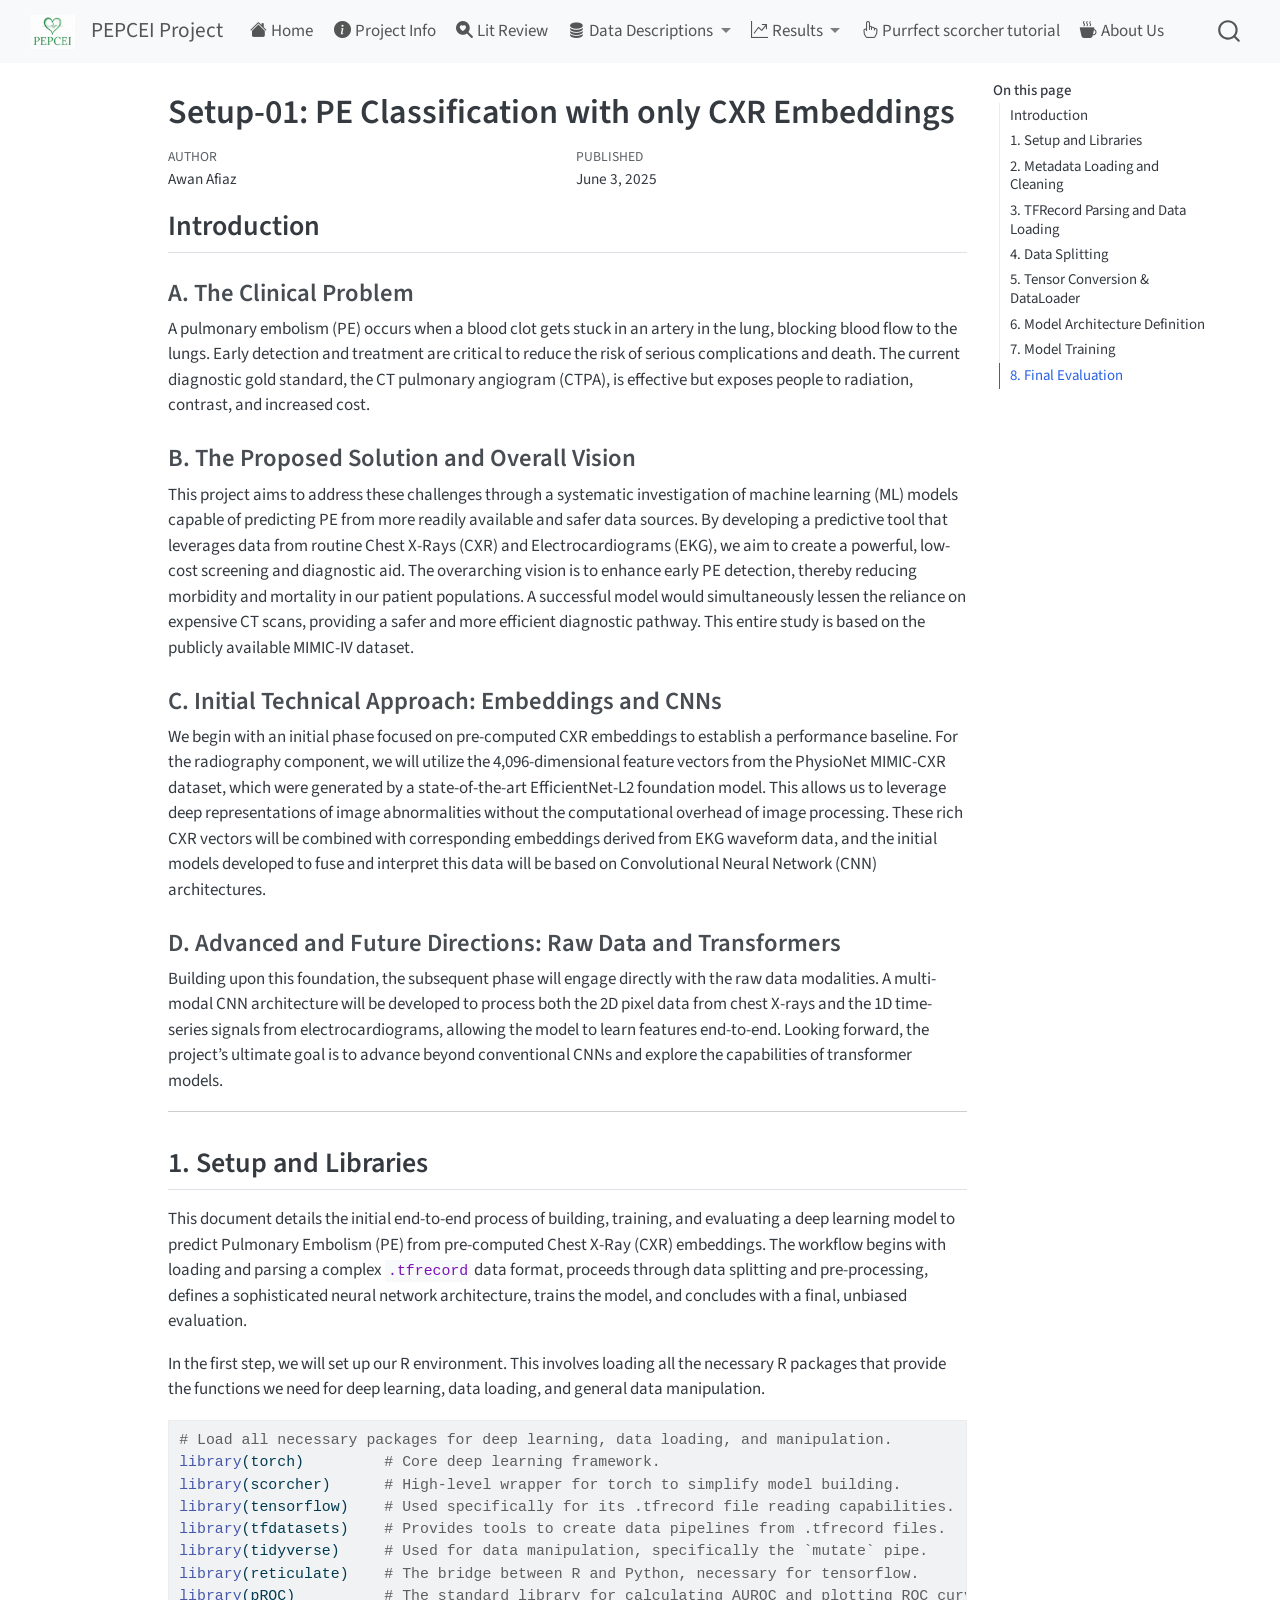
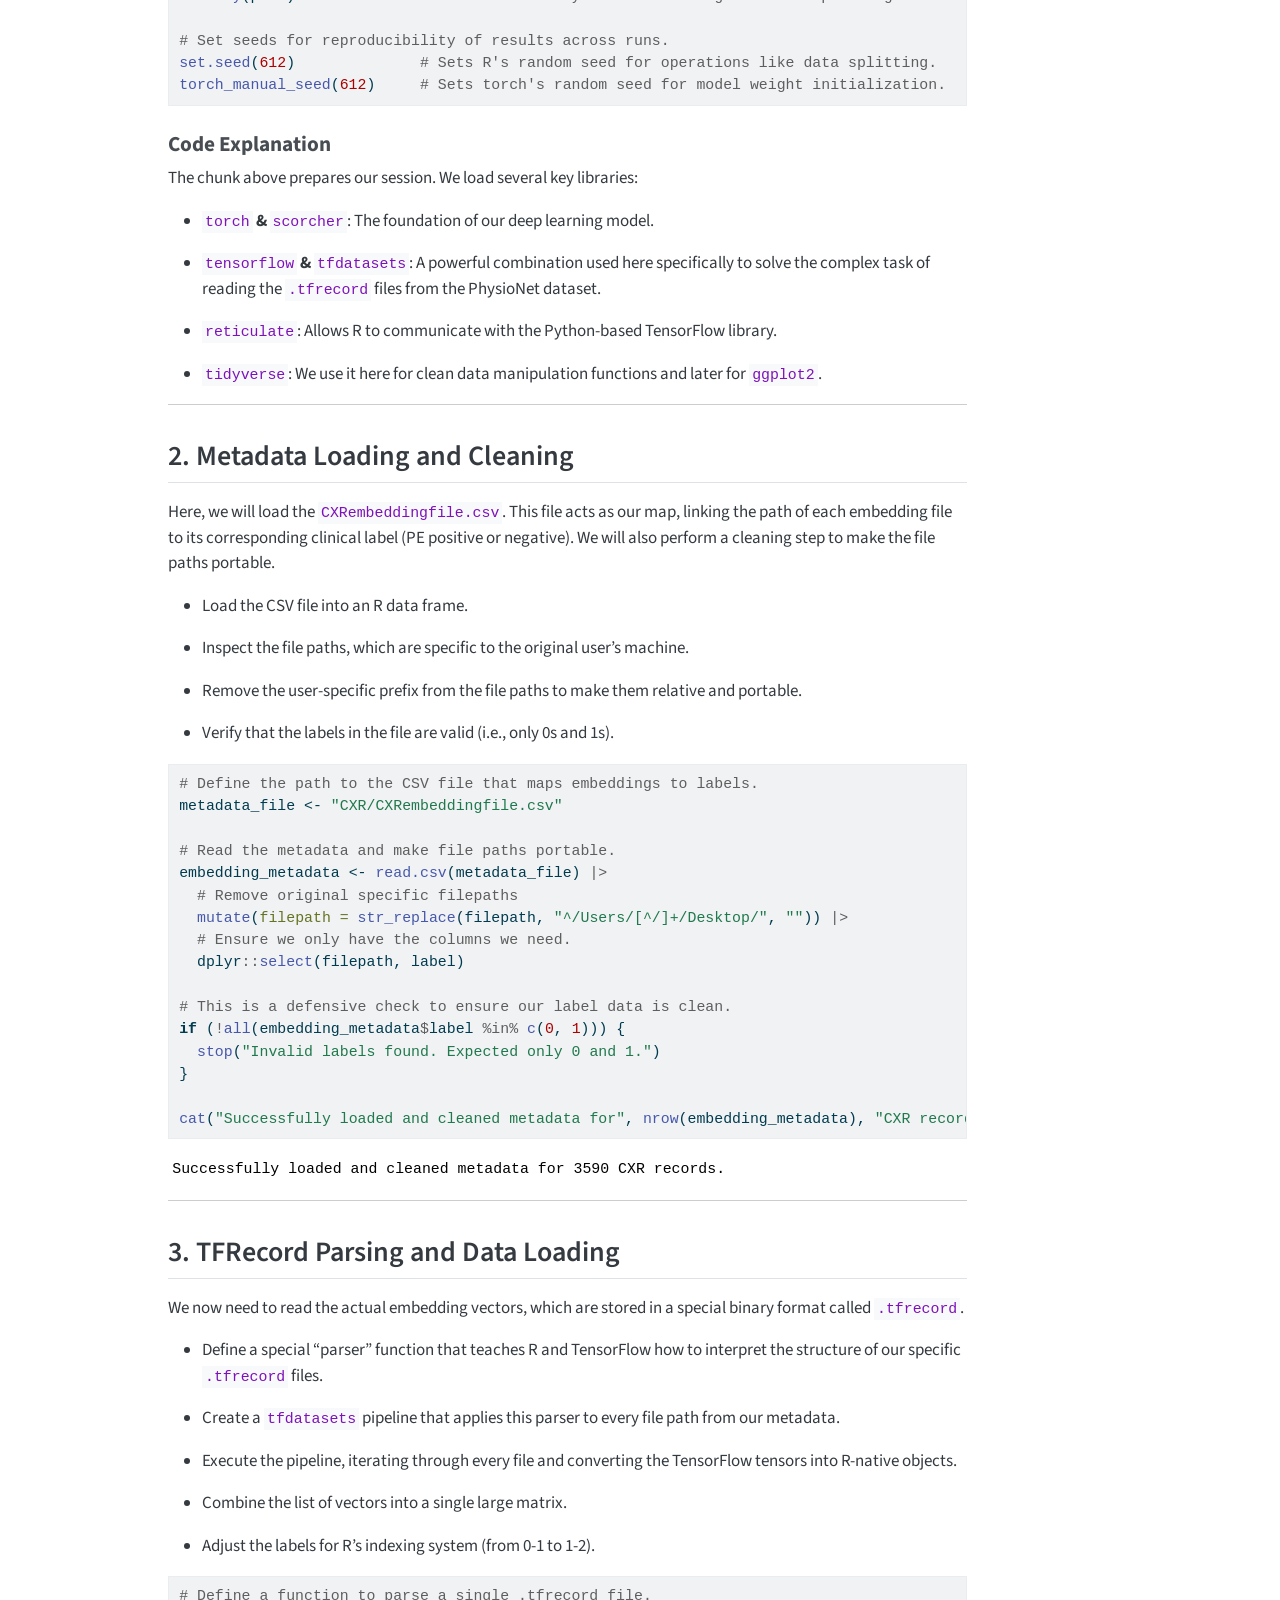
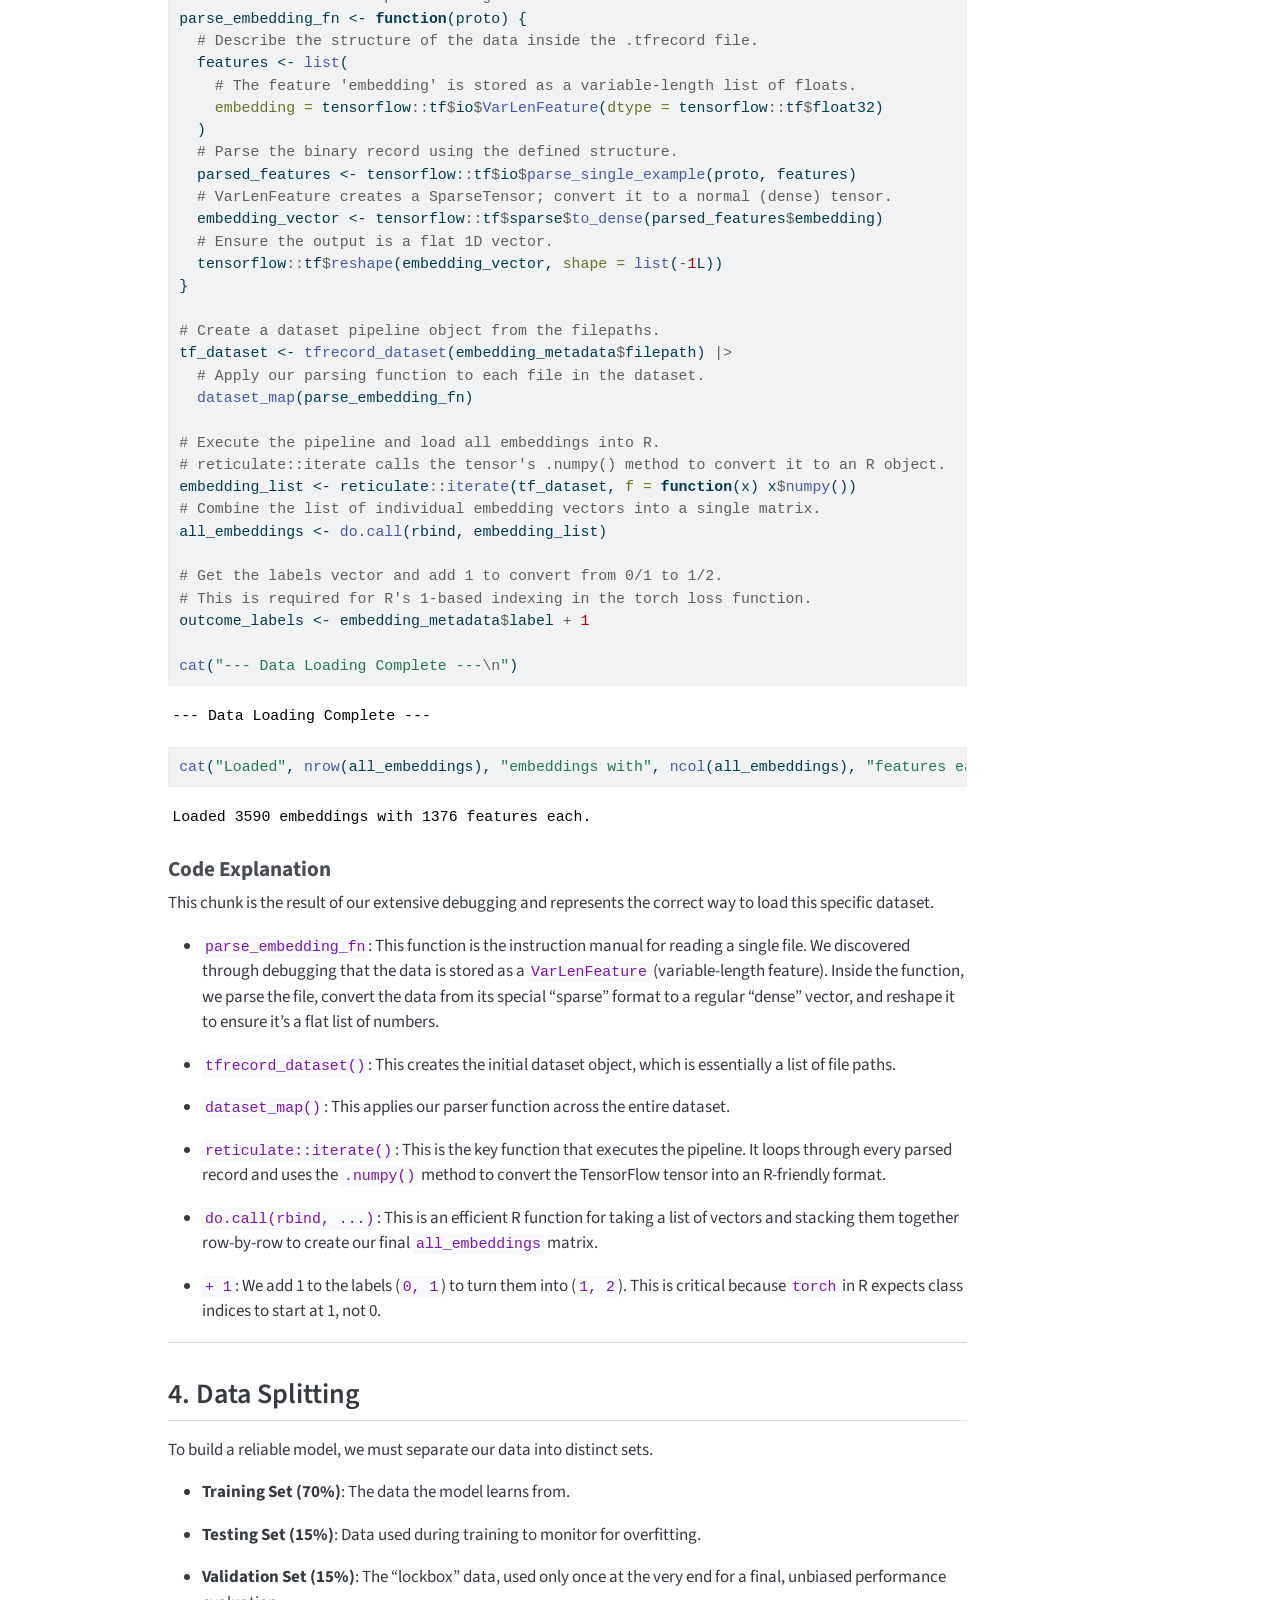
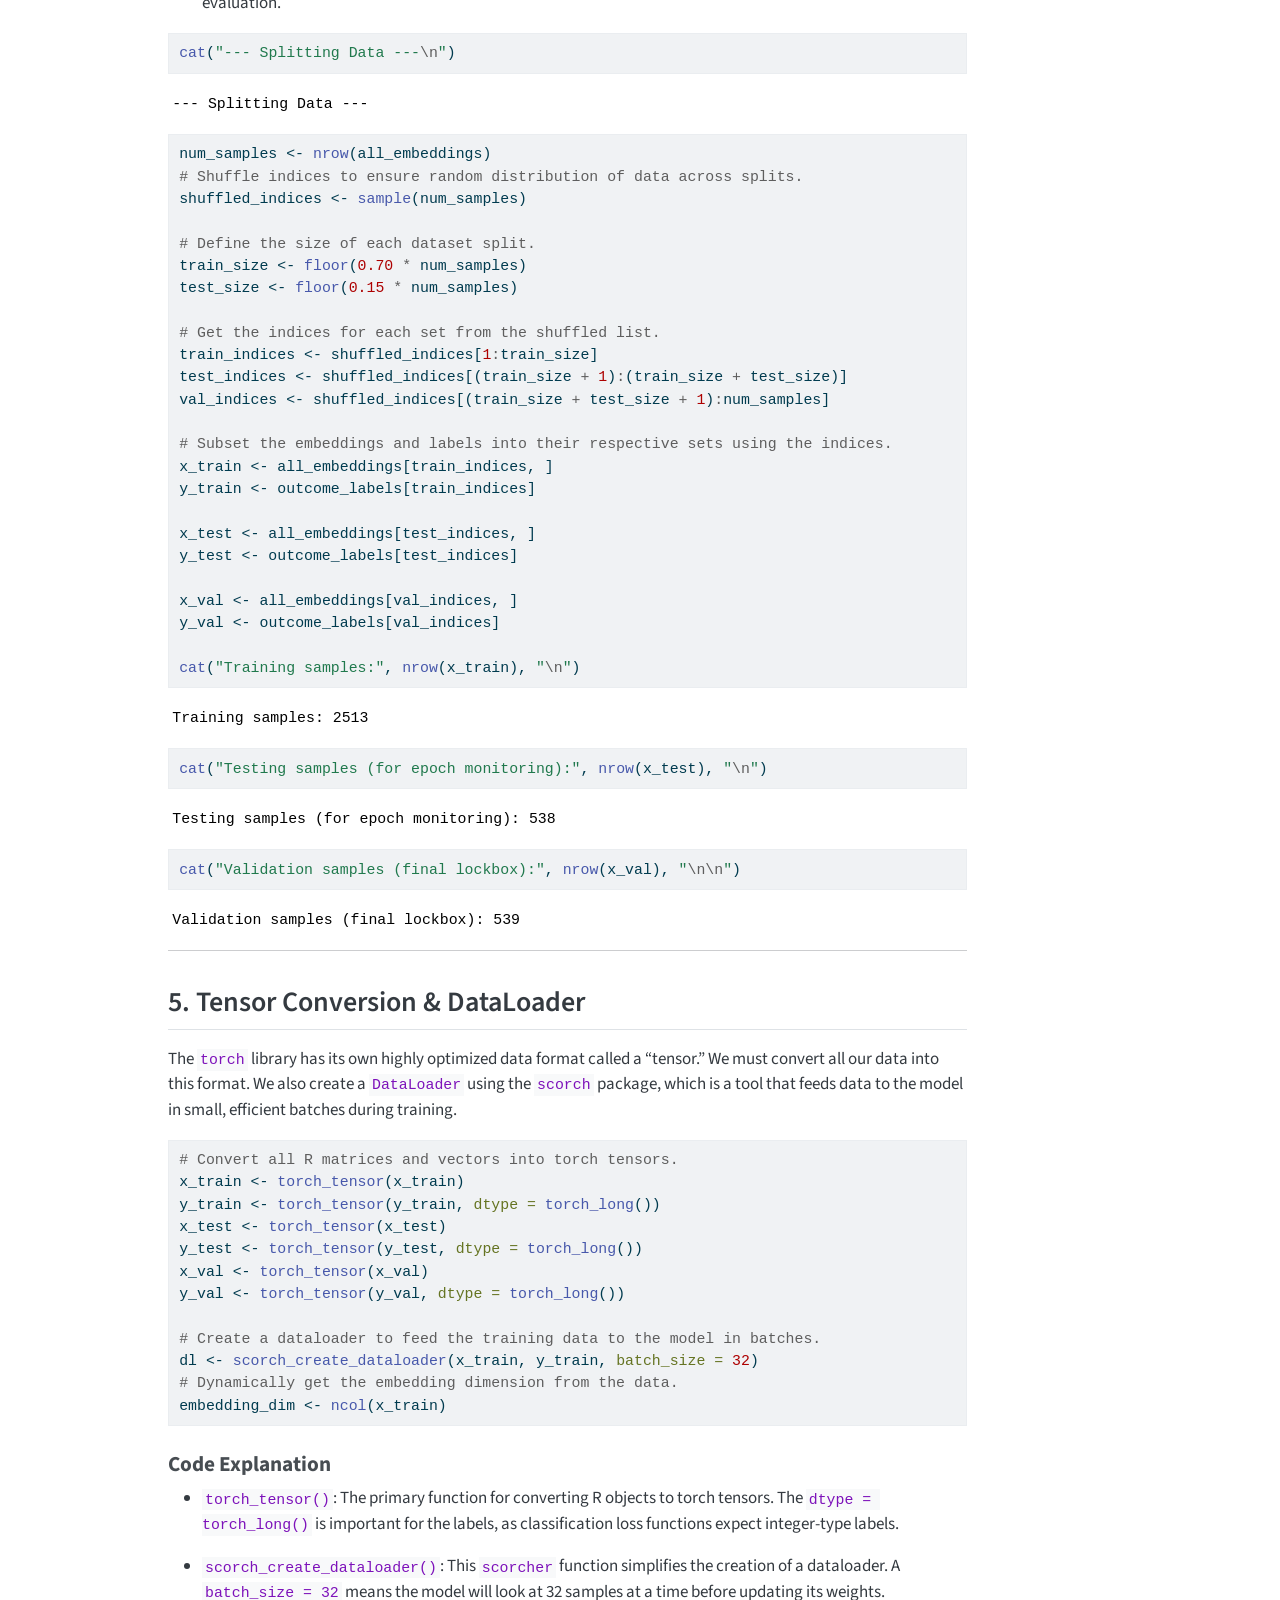
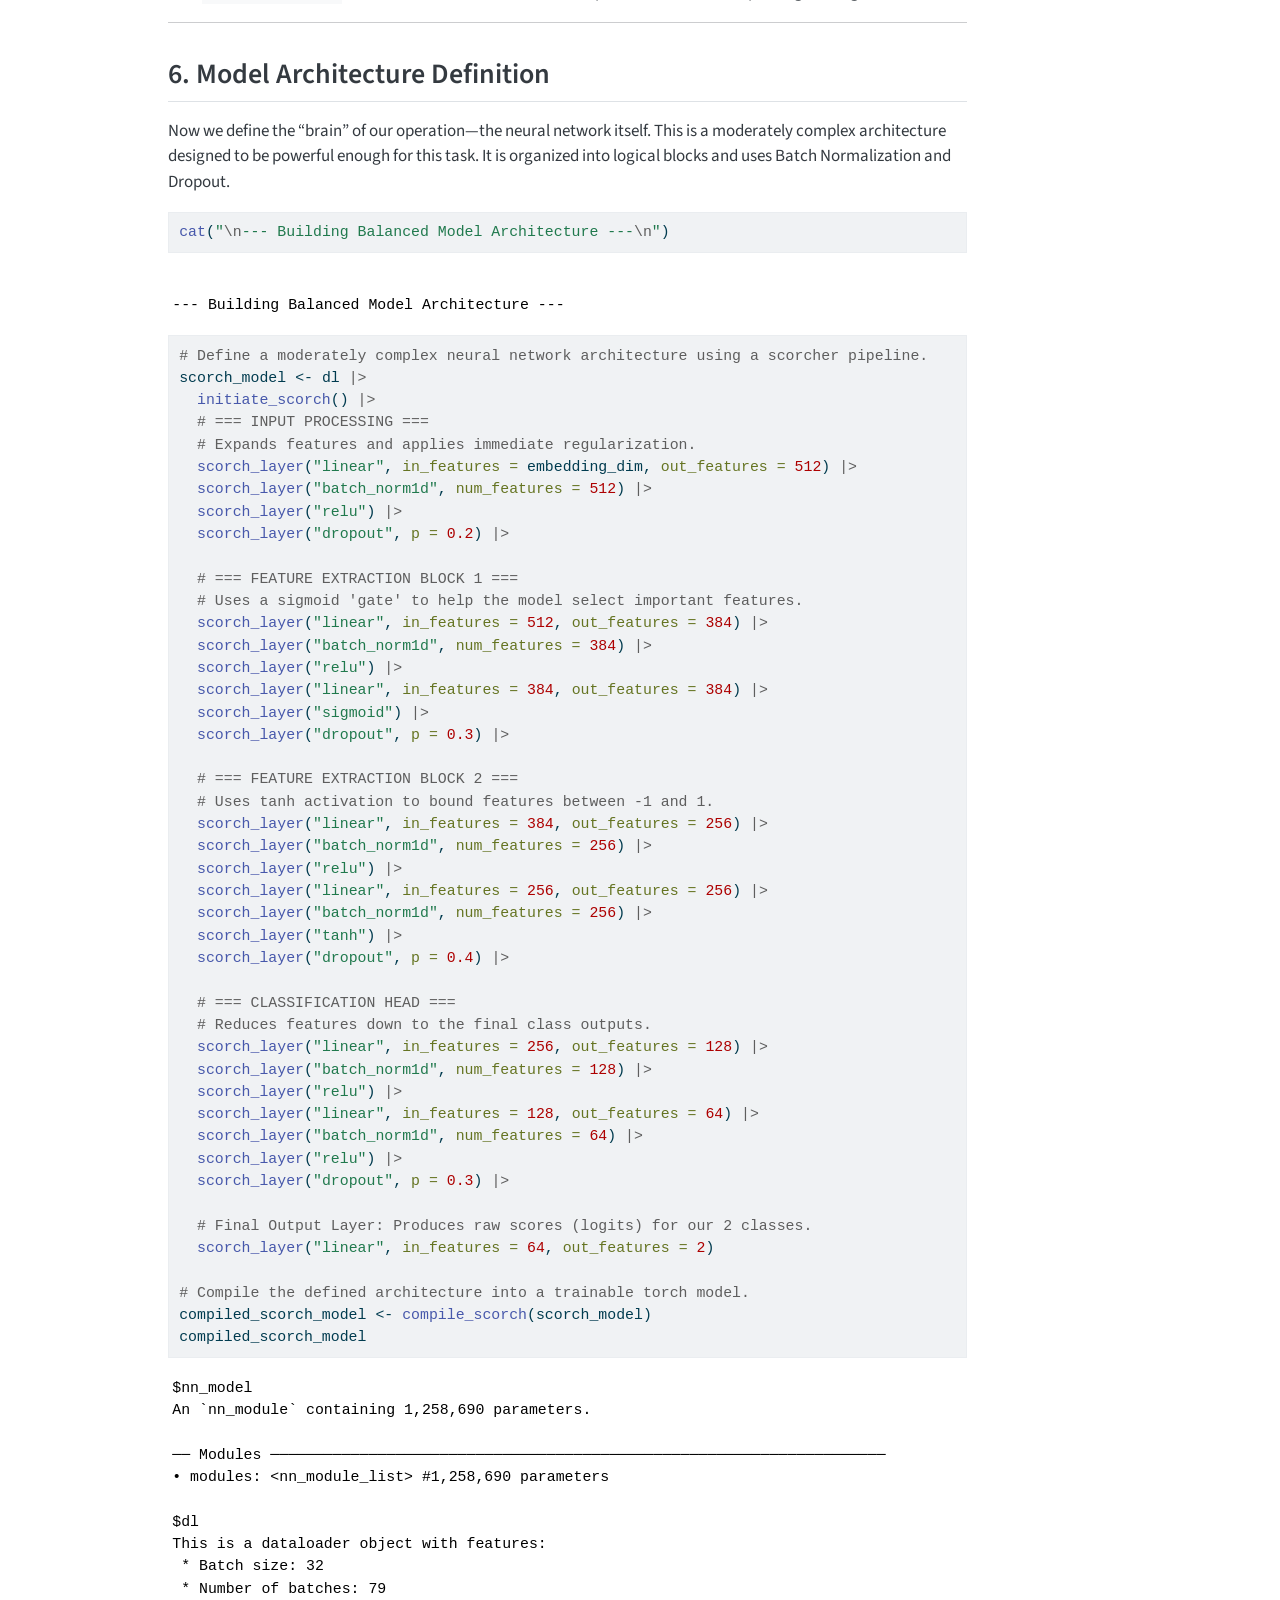
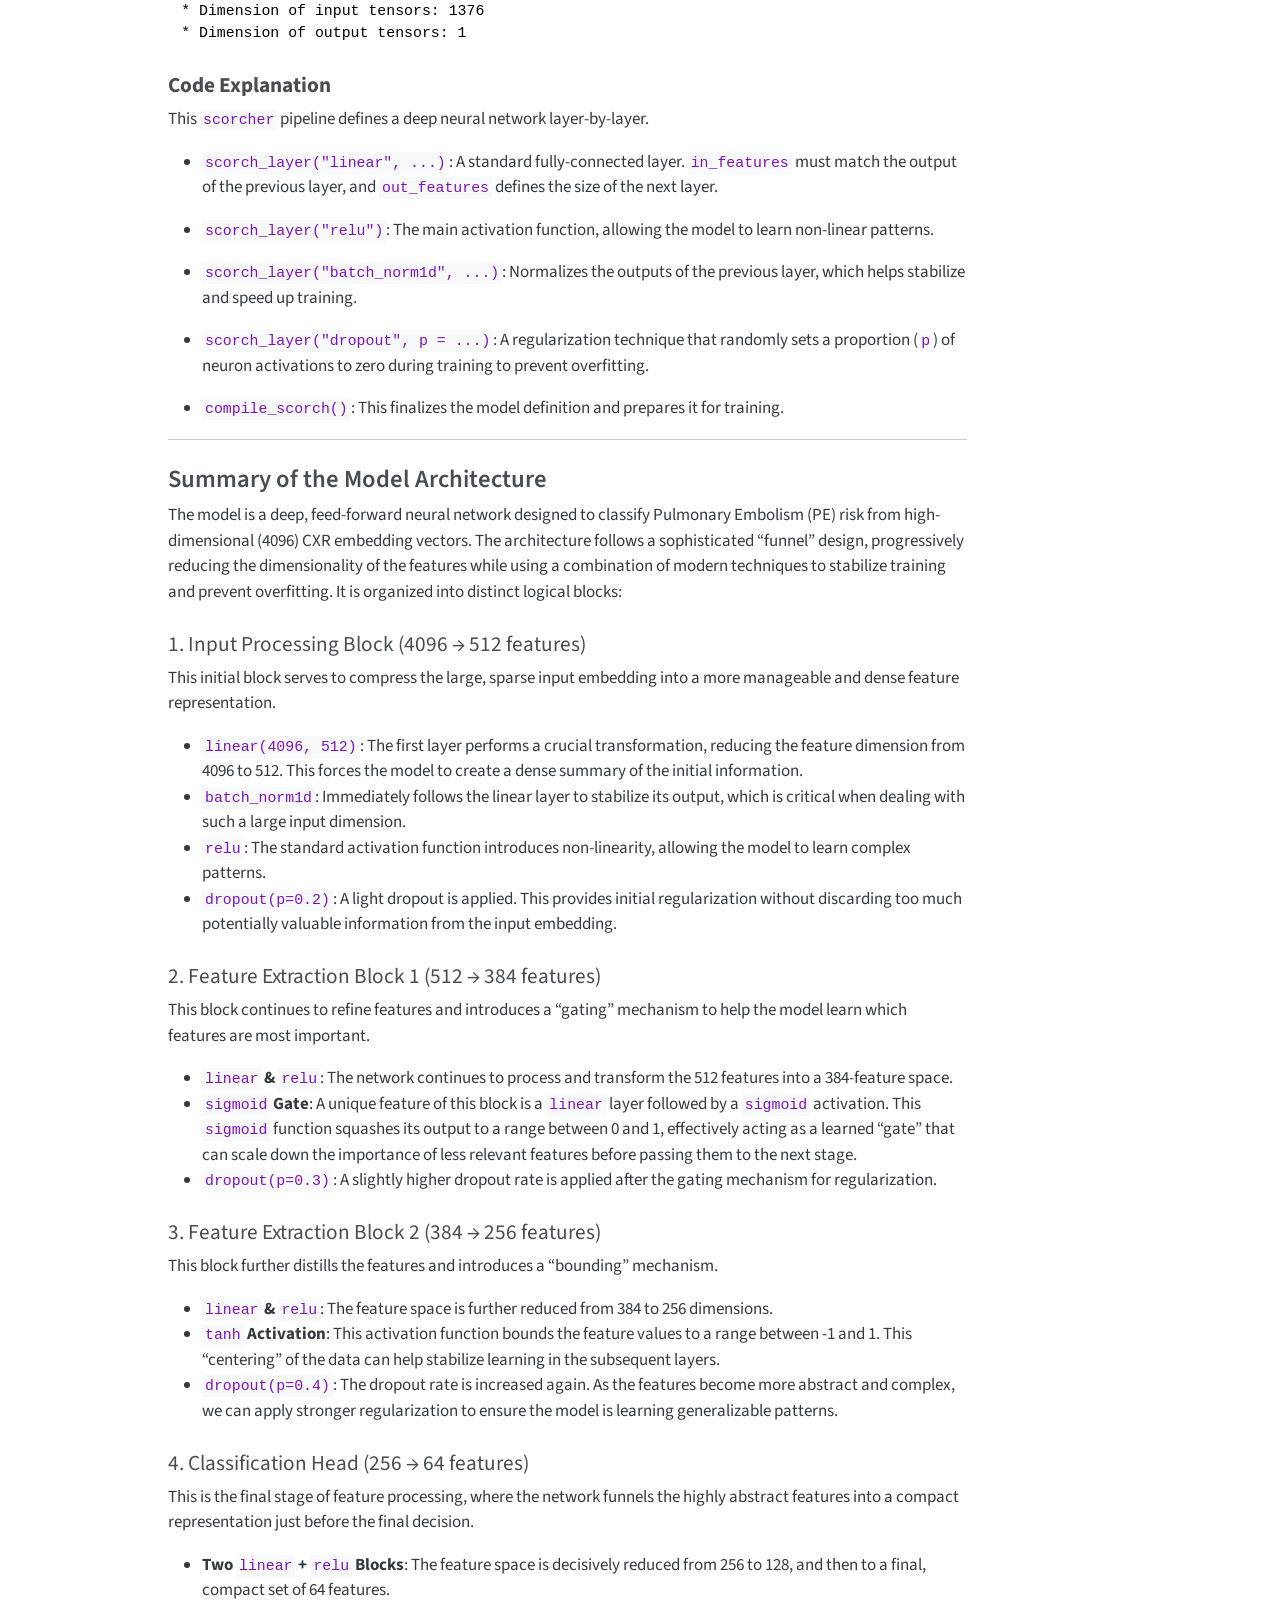
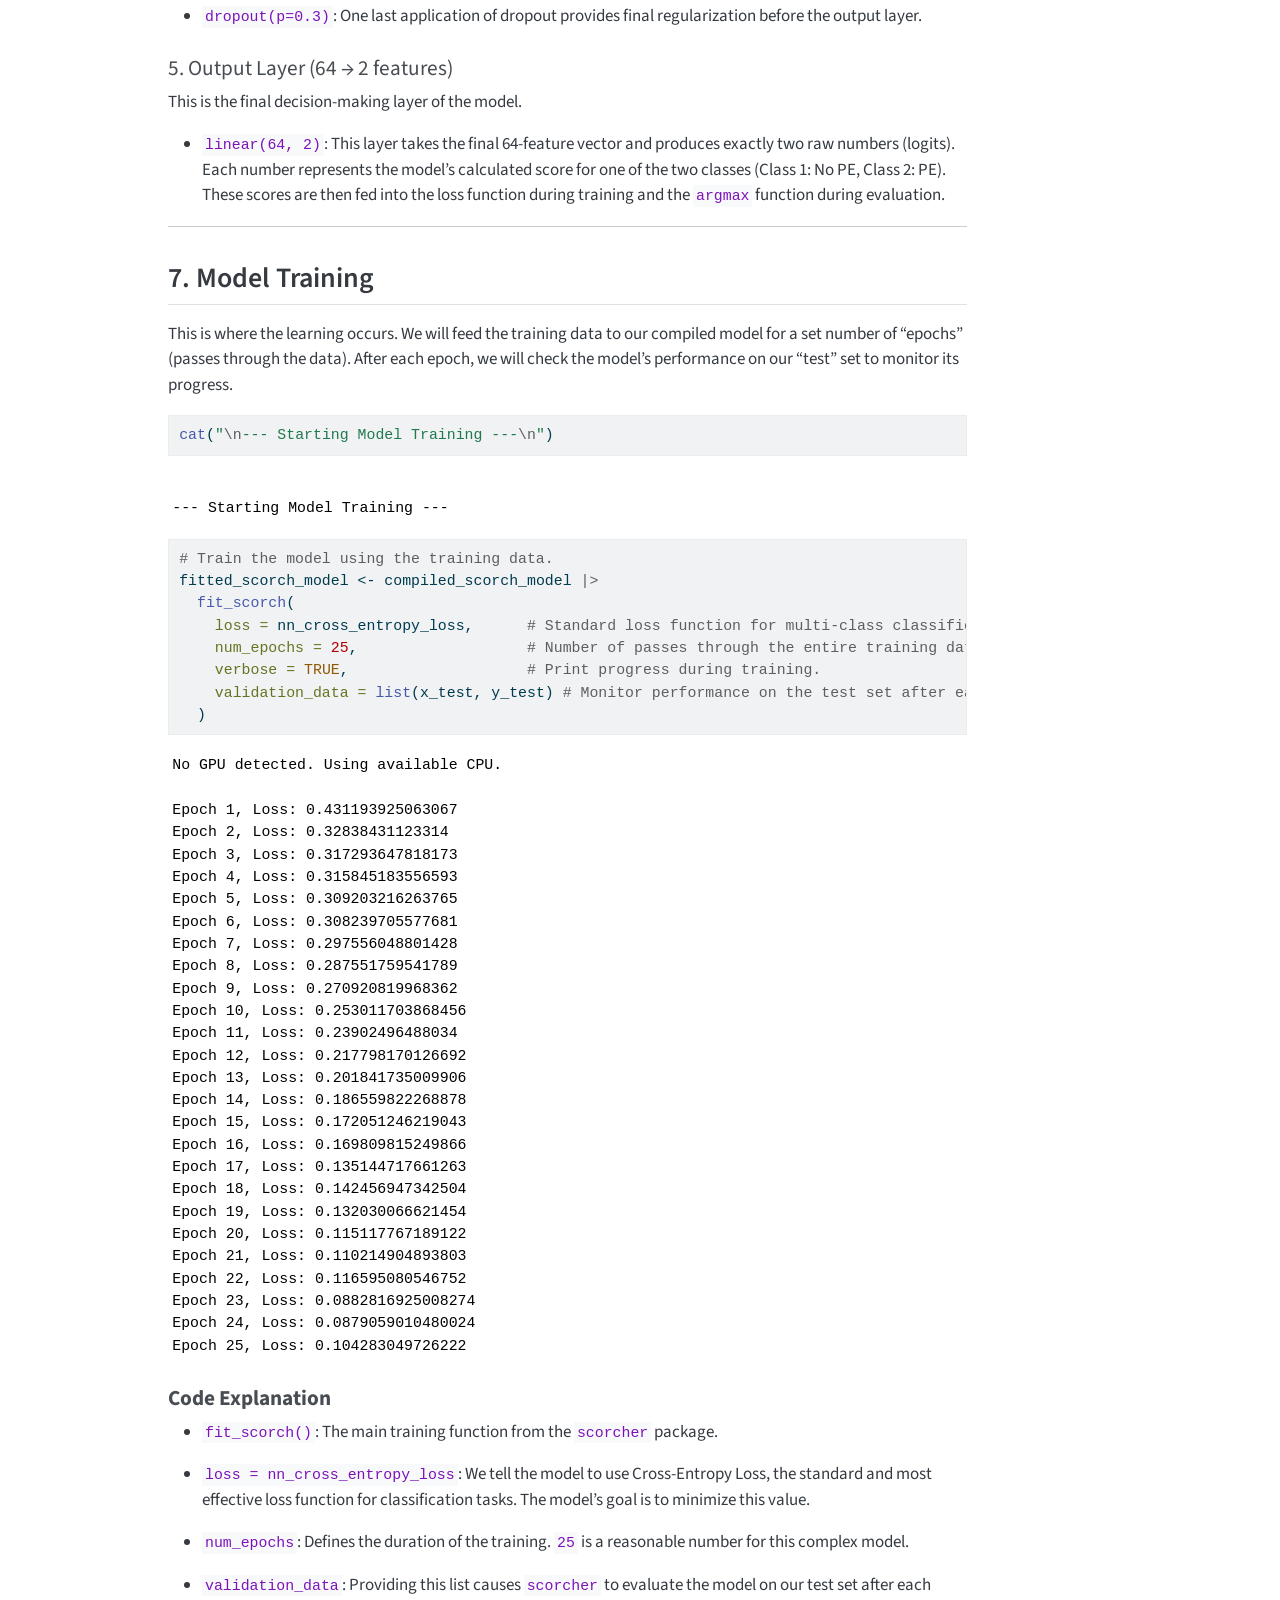
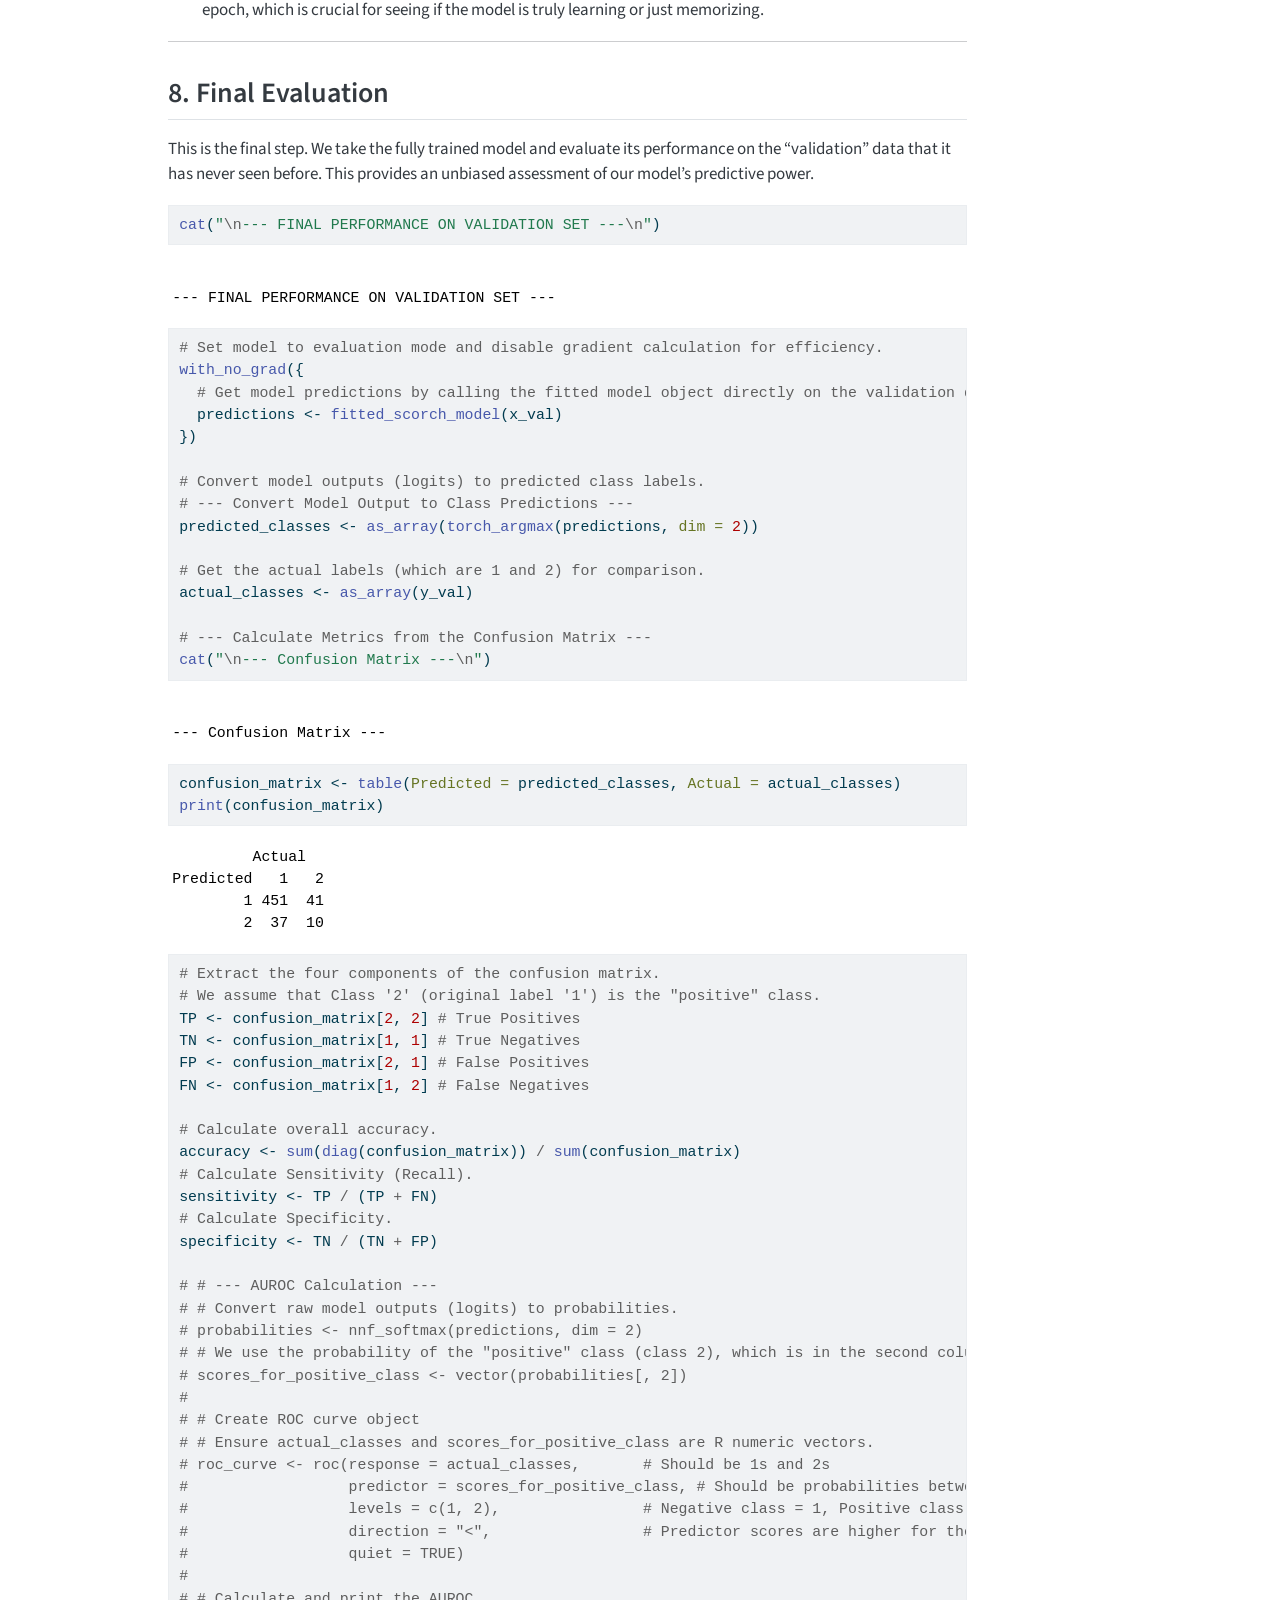
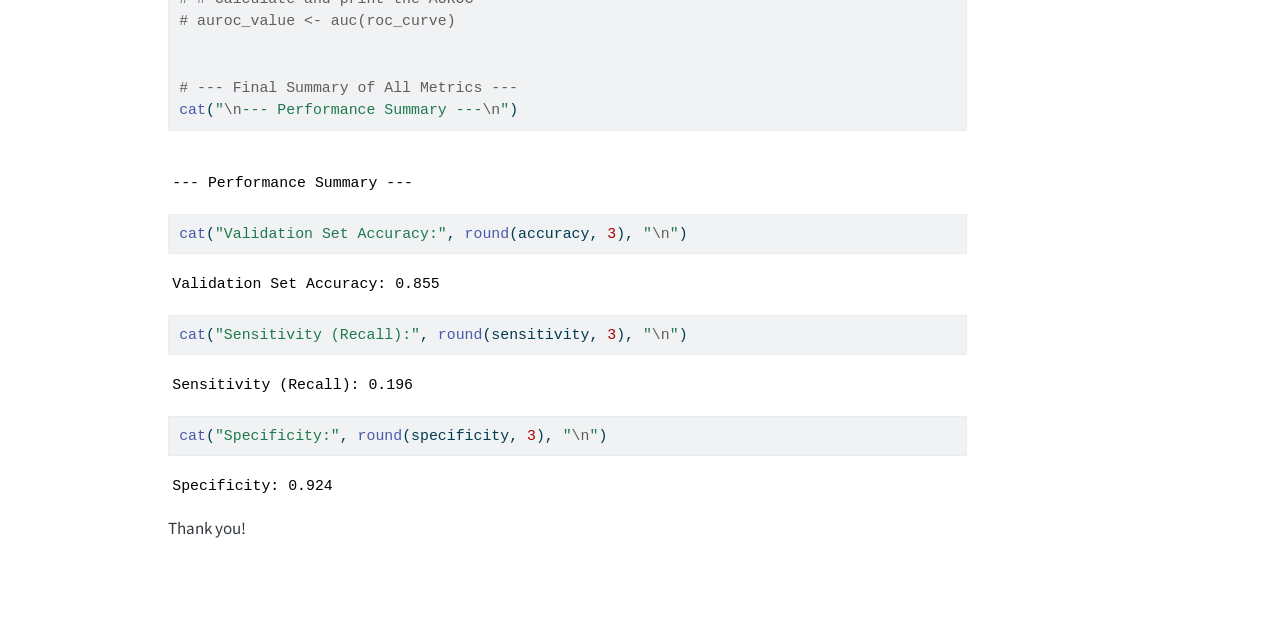
<file: results/PEPCI_CXR_only_CNN.html>
<!DOCTYPE html>
<html xmlns="http://www.w3.org/1999/xhtml" lang="en" xml:lang="en"><head>

<meta charset="utf-8">
<meta name="generator" content="quarto-1.6.42">

<meta name="viewport" content="width=device-width, initial-scale=1.0, user-scalable=yes">

<meta name="author" content="Awan Afiaz">
<meta name="dcterms.date" content="2025-06-03">

<title>Setup-01: PE Classification with only CXR Embeddings – PEPCEI</title>
<style>
code{white-space: pre-wrap;}
span.smallcaps{font-variant: small-caps;}
div.columns{display: flex; gap: min(4vw, 1.5em);}
div.column{flex: auto; overflow-x: auto;}
div.hanging-indent{margin-left: 1.5em; text-indent: -1.5em;}
ul.task-list{list-style: none;}
ul.task-list li input[type="checkbox"] {
  width: 0.8em;
  margin: 0 0.8em 0.2em -1em; /* quarto-specific, see https://github.com/quarto-dev/quarto-cli/issues/4556 */ 
  vertical-align: middle;
}
/* CSS for syntax highlighting */
pre > code.sourceCode { white-space: pre; position: relative; }
pre > code.sourceCode > span { line-height: 1.25; }
pre > code.sourceCode > span:empty { height: 1.2em; }
.sourceCode { overflow: visible; }
code.sourceCode > span { color: inherit; text-decoration: inherit; }
div.sourceCode { margin: 1em 0; }
pre.sourceCode { margin: 0; }
@media screen {
div.sourceCode { overflow: auto; }
}
@media print {
pre > code.sourceCode { white-space: pre-wrap; }
pre > code.sourceCode > span { display: inline-block; text-indent: -5em; padding-left: 5em; }
}
pre.numberSource code
  { counter-reset: source-line 0; }
pre.numberSource code > span
  { position: relative; left: -4em; counter-increment: source-line; }
pre.numberSource code > span > a:first-child::before
  { content: counter(source-line);
    position: relative; left: -1em; text-align: right; vertical-align: baseline;
    border: none; display: inline-block;
    -webkit-touch-callout: none; -webkit-user-select: none;
    -khtml-user-select: none; -moz-user-select: none;
    -ms-user-select: none; user-select: none;
    padding: 0 4px; width: 4em;
  }
pre.numberSource { margin-left: 3em;  padding-left: 4px; }
div.sourceCode
  {   }
@media screen {
pre > code.sourceCode > span > a:first-child::before { text-decoration: underline; }
}
</style>


<script src="../site_libs/quarto-nav/quarto-nav.js"></script>
<script src="../site_libs/quarto-nav/headroom.min.js"></script>
<script src="../site_libs/clipboard/clipboard.min.js"></script>
<script src="../site_libs/quarto-search/autocomplete.umd.js"></script>
<script src="../site_libs/quarto-search/fuse.min.js"></script>
<script src="../site_libs/quarto-search/quarto-search.js"></script>
<meta name="quarto:offset" content="../">
<link href="../static/pepcei.png" rel="icon" type="image/png">
<script src="../site_libs/quarto-html/quarto.js"></script>
<script src="../site_libs/quarto-html/popper.min.js"></script>
<script src="../site_libs/quarto-html/tippy.umd.min.js"></script>
<script src="../site_libs/quarto-html/anchor.min.js"></script>
<link href="../site_libs/quarto-html/tippy.css" rel="stylesheet">
<link href="../site_libs/quarto-html/quarto-syntax-highlighting-2f5df379a58b258e96c21c0638c20c03.css" rel="stylesheet" id="quarto-text-highlighting-styles">
<script src="../site_libs/bootstrap/bootstrap.min.js"></script>
<link href="../site_libs/bootstrap/bootstrap-icons.css" rel="stylesheet">
<link href="../site_libs/bootstrap/bootstrap-6bd9cfa162949bde0a231f530c97869d.min.css" rel="stylesheet" append-hash="true" id="quarto-bootstrap" data-mode="light">
<script id="quarto-search-options" type="application/json">{
  "location": "navbar",
  "copy-button": false,
  "collapse-after": 3,
  "panel-placement": "end",
  "type": "overlay",
  "limit": 50,
  "keyboard-shortcut": [
    "f",
    "/",
    "s"
  ],
  "show-item-context": false,
  "language": {
    "search-no-results-text": "No results",
    "search-matching-documents-text": "matching documents",
    "search-copy-link-title": "Copy link to search",
    "search-hide-matches-text": "Hide additional matches",
    "search-more-match-text": "more match in this document",
    "search-more-matches-text": "more matches in this document",
    "search-clear-button-title": "Clear",
    "search-text-placeholder": "",
    "search-detached-cancel-button-title": "Cancel",
    "search-submit-button-title": "Submit",
    "search-label": "Search"
  }
}</script>


<link rel="stylesheet" href="../styles.css">
</head>

<body class="nav-fixed">

<div id="quarto-search-results"></div>
  <header id="quarto-header" class="headroom fixed-top">
    <nav class="navbar navbar-expand-lg " data-bs-theme="dark">
      <div class="navbar-container container-fluid">
      <div class="navbar-brand-container mx-auto">
    <a href="../index.html" class="navbar-brand navbar-brand-logo">
    <img src="../static/pepcei.png" alt="PEPCEI Logo" class="navbar-logo">
    </a>
    <a class="navbar-brand" href="../index.html">
    <span class="navbar-title">PEPCEI Project</span>
    </a>
  </div>
            <div id="quarto-search" class="" title="Search"></div>
          <button class="navbar-toggler" type="button" data-bs-toggle="collapse" data-bs-target="#navbarCollapse" aria-controls="navbarCollapse" role="menu" aria-expanded="false" aria-label="Toggle navigation" onclick="if (window.quartoToggleHeadroom) { window.quartoToggleHeadroom(); }">
  <span class="navbar-toggler-icon"></span>
</button>
          <div class="collapse navbar-collapse" id="navbarCollapse">
            <ul class="navbar-nav navbar-nav-scroll me-auto">
  <li class="nav-item">
    <a class="nav-link" href="../index.html"> <i class="bi bi-house-fill" role="img">
</i> 
<span class="menu-text">Home</span></a>
  </li>  
  <li class="nav-item">
    <a class="nav-link" href="../project-description.html"> <i class="bi bi-info-circle-fill" role="img">
</i> 
<span class="menu-text">Project Info</span></a>
  </li>  
  <li class="nav-item">
    <a class="nav-link" href="../LitReview.html"> <i class="bi bi-search-heart-fill" role="img">
</i> 
<span class="menu-text">Lit Review</span></a>
  </li>  
  <li class="nav-item dropdown ">
    <a class="nav-link dropdown-toggle" href="#" id="nav-menu-data-descriptions" role="link" data-bs-toggle="dropdown" aria-expanded="false">
      <i class="bi bi-database-fill" role="img">
</i> 
 <span class="menu-text">Data Descriptions</span>
    </a>
    <ul class="dropdown-menu" aria-labelledby="nav-menu-data-descriptions">    
        <li>
    <a class="dropdown-item" href="../data/cxr.html">
 <span class="dropdown-text">CXR Data</span></a>
  </li>  
        <li>
    <a class="dropdown-item" href="../data/ekg.html">
 <span class="dropdown-text">EKG Data</span></a>
  </li>  
    </ul>
  </li>
  <li class="nav-item dropdown ">
    <a class="nav-link dropdown-toggle" href="#" id="nav-menu-results" role="link" data-bs-toggle="dropdown" aria-expanded="false">
      <i class="bi bi-graph-up-arrow" role="img">
</i> 
 <span class="menu-text">Results</span>
    </a>
    <ul class="dropdown-menu" aria-labelledby="nav-menu-results">    
        <li>
    <a class="dropdown-item" href="../results/PEPCI_CXR_only_CNN.html">
 <span class="dropdown-text">CNN with CXR only</span></a>
  </li>  
    </ul>
  </li>
  <li class="nav-item">
    <a class="nav-link" href="../tutorial/scorcher_tutorial_CNN.html"> <i class="bi bi-hand-index" role="img">
</i> 
<span class="menu-text">Purrfect scorcher tutorial</span></a>
  </li>  
  <li class="nav-item">
    <a class="nav-link" href="../about.html"> <i class="bi bi-cup-hot-fill" role="img">
</i> 
<span class="menu-text">About Us</span></a>
  </li>  
</ul>
          </div> <!-- /navcollapse -->
            <div class="quarto-navbar-tools">
</div>
      </div> <!-- /container-fluid -->
    </nav>
</header>
<!-- content -->
<div id="quarto-content" class="quarto-container page-columns page-rows-contents page-layout-article page-navbar">
<!-- sidebar -->
<!-- margin-sidebar -->
    <div id="quarto-margin-sidebar" class="sidebar margin-sidebar">
        <nav id="TOC" role="doc-toc" class="toc-active">
    <h2 id="toc-title">On this page</h2>
   
  <ul>
  <li><a href="#introduction" id="toc-introduction" class="nav-link active" data-scroll-target="#introduction">Introduction</a>
  <ul class="collapse">
  <li><a href="#a.-the-clinical-problem" id="toc-a.-the-clinical-problem" class="nav-link" data-scroll-target="#a.-the-clinical-problem">A. The Clinical Problem</a></li>
  <li><a href="#b.-the-proposed-solution-and-overall-vision" id="toc-b.-the-proposed-solution-and-overall-vision" class="nav-link" data-scroll-target="#b.-the-proposed-solution-and-overall-vision">B. The Proposed Solution and Overall Vision</a></li>
  <li><a href="#c.-initial-technical-approach-embeddings-and-cnns" id="toc-c.-initial-technical-approach-embeddings-and-cnns" class="nav-link" data-scroll-target="#c.-initial-technical-approach-embeddings-and-cnns">C. Initial Technical Approach: Embeddings and CNNs</a></li>
  <li><a href="#d.-advanced-and-future-directions-raw-data-and-transformers" id="toc-d.-advanced-and-future-directions-raw-data-and-transformers" class="nav-link" data-scroll-target="#d.-advanced-and-future-directions-raw-data-and-transformers">D. Advanced and Future Directions: Raw Data and Transformers</a></li>
  </ul></li>
  <li><a href="#setup-and-libraries" id="toc-setup-and-libraries" class="nav-link" data-scroll-target="#setup-and-libraries">1. Setup and Libraries</a></li>
  <li><a href="#metadata-loading-and-cleaning" id="toc-metadata-loading-and-cleaning" class="nav-link" data-scroll-target="#metadata-loading-and-cleaning">2. Metadata Loading and Cleaning</a></li>
  <li><a href="#tfrecord-parsing-and-data-loading" id="toc-tfrecord-parsing-and-data-loading" class="nav-link" data-scroll-target="#tfrecord-parsing-and-data-loading">3. TFRecord Parsing and Data Loading</a></li>
  <li><a href="#data-splitting" id="toc-data-splitting" class="nav-link" data-scroll-target="#data-splitting">4. Data Splitting</a></li>
  <li><a href="#tensor-conversion-dataloader" id="toc-tensor-conversion-dataloader" class="nav-link" data-scroll-target="#tensor-conversion-dataloader">5. Tensor Conversion &amp; DataLoader</a></li>
  <li><a href="#model-architecture-definition" id="toc-model-architecture-definition" class="nav-link" data-scroll-target="#model-architecture-definition">6. Model Architecture Definition</a>
  <ul class="collapse">
  <li><a href="#summary-of-the-model-architecture" id="toc-summary-of-the-model-architecture" class="nav-link" data-scroll-target="#summary-of-the-model-architecture">Summary of the Model Architecture</a></li>
  </ul></li>
  <li><a href="#model-training" id="toc-model-training" class="nav-link" data-scroll-target="#model-training">7. Model Training</a></li>
  <li><a href="#final-evaluation" id="toc-final-evaluation" class="nav-link" data-scroll-target="#final-evaluation">8. Final Evaluation</a></li>
  </ul>
</nav>
    </div>
<!-- main -->
<main class="content" id="quarto-document-content">

<header id="title-block-header" class="quarto-title-block default">
<div class="quarto-title">
<h1 class="title">Setup-01: PE Classification with only CXR Embeddings</h1>
</div>



<div class="quarto-title-meta">

    <div>
    <div class="quarto-title-meta-heading">Author</div>
    <div class="quarto-title-meta-contents">
             <p>Awan Afiaz </p>
          </div>
  </div>
    
    <div>
    <div class="quarto-title-meta-heading">Published</div>
    <div class="quarto-title-meta-contents">
      <p class="date">June 3, 2025</p>
    </div>
  </div>
  
    
  </div>
  


</header>


<section id="introduction" class="level2">
<h2 class="anchored" data-anchor-id="introduction">Introduction</h2>
<section id="a.-the-clinical-problem" class="level3">
<h3 class="anchored" data-anchor-id="a.-the-clinical-problem">A. The Clinical Problem</h3>
<p>A pulmonary embolism (PE) occurs when a blood clot gets stuck in an artery in the lung, blocking blood flow to the lungs. Early detection and treatment are critical to reduce the risk of serious complications and death. The current diagnostic gold standard, the CT pulmonary angiogram (CTPA), is effective but exposes people to radiation, contrast, and increased cost.</p>
</section>
<section id="b.-the-proposed-solution-and-overall-vision" class="level3">
<h3 class="anchored" data-anchor-id="b.-the-proposed-solution-and-overall-vision">B. The Proposed Solution and Overall Vision</h3>
<p>This project aims to address these challenges through a systematic investigation of machine learning (ML) models capable of predicting PE from more readily available and safer data sources. By developing a predictive tool that leverages data from routine Chest X-Rays (CXR) and Electrocardiograms (EKG), we aim to create a powerful, low-cost screening and diagnostic aid. The overarching vision is to enhance early PE detection, thereby reducing morbidity and mortality in our patient populations. A successful model would simultaneously lessen the reliance on expensive CT scans, providing a safer and more efficient diagnostic pathway. This entire study is based on the publicly available MIMIC-IV dataset.</p>
</section>
<section id="c.-initial-technical-approach-embeddings-and-cnns" class="level3">
<h3 class="anchored" data-anchor-id="c.-initial-technical-approach-embeddings-and-cnns">C. Initial Technical Approach: Embeddings and CNNs</h3>
<p>We begin with an initial phase focused on pre-computed CXR embeddings to establish a performance baseline. For the radiography component, we will utilize the 4,096-dimensional feature vectors from the PhysioNet MIMIC-CXR dataset, which were generated by a state-of-the-art EfficientNet-L2 foundation model. This allows us to leverage deep representations of image abnormalities without the computational overhead of image processing. These rich CXR vectors will be combined with corresponding embeddings derived from EKG waveform data, and the initial models developed to fuse and interpret this data will be based on Convolutional Neural Network (CNN) architectures.</p>
</section>
<section id="d.-advanced-and-future-directions-raw-data-and-transformers" class="level3">
<h3 class="anchored" data-anchor-id="d.-advanced-and-future-directions-raw-data-and-transformers">D. Advanced and Future Directions: Raw Data and Transformers</h3>
<p>Building upon this foundation, the subsequent phase will engage directly with the raw data modalities. A multi-modal CNN architecture will be developed to process both the 2D pixel data from chest X-rays and the 1D time-series signals from electrocardiograms, allowing the model to learn features end-to-end. Looking forward, the project’s ultimate goal is to advance beyond conventional CNNs and explore the capabilities of transformer models.</p>
<hr>
</section>
</section>
<section id="setup-and-libraries" class="level2">
<h2 class="anchored" data-anchor-id="setup-and-libraries">1. Setup and Libraries</h2>
<p>This document details the initial end-to-end process of building, training, and evaluating a deep learning model to predict Pulmonary Embolism (PE) from pre-computed Chest X-Ray (CXR) embeddings. The workflow begins with loading and parsing a complex <code>.tfrecord</code> data format, proceeds through data splitting and pre-processing, defines a sophisticated neural network architecture, trains the model, and concludes with a final, unbiased evaluation.</p>
<p>In the first step, we will set up our R environment. This involves loading all the necessary R packages that provide the functions we need for deep learning, data loading, and general data manipulation.</p>
<div class="cell">
<div class="sourceCode cell-code" id="cb1"><pre class="sourceCode r code-with-copy"><code class="sourceCode r"><span id="cb1-1"><a href="#cb1-1" aria-hidden="true" tabindex="-1"></a><span class="co"># Load all necessary packages for deep learning, data loading, and manipulation.</span></span>
<span id="cb1-2"><a href="#cb1-2" aria-hidden="true" tabindex="-1"></a><span class="fu">library</span>(torch)         <span class="co"># Core deep learning framework.</span></span>
<span id="cb1-3"><a href="#cb1-3" aria-hidden="true" tabindex="-1"></a><span class="fu">library</span>(scorcher)      <span class="co"># High-level wrapper for torch to simplify model building.</span></span>
<span id="cb1-4"><a href="#cb1-4" aria-hidden="true" tabindex="-1"></a><span class="fu">library</span>(tensorflow)    <span class="co"># Used specifically for its .tfrecord file reading capabilities.</span></span>
<span id="cb1-5"><a href="#cb1-5" aria-hidden="true" tabindex="-1"></a><span class="fu">library</span>(tfdatasets)    <span class="co"># Provides tools to create data pipelines from .tfrecord files.</span></span>
<span id="cb1-6"><a href="#cb1-6" aria-hidden="true" tabindex="-1"></a><span class="fu">library</span>(tidyverse)     <span class="co"># Used for data manipulation, specifically the `mutate` pipe.</span></span>
<span id="cb1-7"><a href="#cb1-7" aria-hidden="true" tabindex="-1"></a><span class="fu">library</span>(reticulate)    <span class="co"># The bridge between R and Python, necessary for tensorflow.</span></span>
<span id="cb1-8"><a href="#cb1-8" aria-hidden="true" tabindex="-1"></a><span class="fu">library</span>(pROC)          <span class="co"># The standard library for calculating AUROC and plotting ROC curves.</span></span>
<span id="cb1-9"><a href="#cb1-9" aria-hidden="true" tabindex="-1"></a></span>
<span id="cb1-10"><a href="#cb1-10" aria-hidden="true" tabindex="-1"></a><span class="co"># Set seeds for reproducibility of results across runs.</span></span>
<span id="cb1-11"><a href="#cb1-11" aria-hidden="true" tabindex="-1"></a><span class="fu">set.seed</span>(<span class="dv">612</span>)              <span class="co"># Sets R's random seed for operations like data splitting.</span></span>
<span id="cb1-12"><a href="#cb1-12" aria-hidden="true" tabindex="-1"></a><span class="fu">torch_manual_seed</span>(<span class="dv">612</span>)     <span class="co"># Sets torch's random seed for model weight initialization.</span></span></code><button title="Copy to Clipboard" class="code-copy-button"><i class="bi"></i></button></pre></div>
</div>
<section id="code-explanation" class="level4">
<h4 class="anchored" data-anchor-id="code-explanation"><strong>Code Explanation</strong></h4>
<p>The chunk above prepares our session. We load several key libraries:</p>
<ul>
<li><p><strong><code>torch</code> &amp; <code>scorcher</code></strong>: The foundation of our deep learning model.</p></li>
<li><p><strong><code>tensorflow</code> &amp; <code>tfdatasets</code></strong>: A powerful combination used here specifically to solve the complex task of reading the <code>.tfrecord</code> files from the PhysioNet dataset.</p></li>
<li><p><strong><code>reticulate</code></strong>: Allows R to communicate with the Python-based TensorFlow library.</p></li>
<li><p><strong><code>tidyverse</code></strong>: We use it here for clean data manipulation functions and later for <code>ggplot2</code>.</p></li>
</ul>
<hr>
</section>
</section>
<section id="metadata-loading-and-cleaning" class="level2">
<h2 class="anchored" data-anchor-id="metadata-loading-and-cleaning">2. Metadata Loading and Cleaning</h2>
<p>Here, we will load the <code>CXRembeddingfile.csv</code>. This file acts as our map, linking the path of each embedding file to its corresponding clinical label (PE positive or negative). We will also perform a cleaning step to make the file paths portable.</p>
<ul>
<li><p>Load the CSV file into an R data frame.</p></li>
<li><p>Inspect the file paths, which are specific to the original user’s machine.</p></li>
<li><p>Remove the user-specific prefix from the file paths to make them relative and portable.</p></li>
<li><p>Verify that the labels in the file are valid (i.e., only 0s and 1s).</p></li>
</ul>
<div class="cell">
<div class="sourceCode cell-code" id="cb2"><pre class="sourceCode r code-with-copy"><code class="sourceCode r"><span id="cb2-1"><a href="#cb2-1" aria-hidden="true" tabindex="-1"></a><span class="co"># Define the path to the CSV file that maps embeddings to labels.</span></span>
<span id="cb2-2"><a href="#cb2-2" aria-hidden="true" tabindex="-1"></a>metadata_file <span class="ot">&lt;-</span> <span class="st">"CXR/CXRembeddingfile.csv"</span></span>
<span id="cb2-3"><a href="#cb2-3" aria-hidden="true" tabindex="-1"></a></span>
<span id="cb2-4"><a href="#cb2-4" aria-hidden="true" tabindex="-1"></a><span class="co"># Read the metadata and make file paths portable.</span></span>
<span id="cb2-5"><a href="#cb2-5" aria-hidden="true" tabindex="-1"></a>embedding_metadata <span class="ot">&lt;-</span> <span class="fu">read.csv</span>(metadata_file) <span class="sc">|&gt;</span></span>
<span id="cb2-6"><a href="#cb2-6" aria-hidden="true" tabindex="-1"></a>  <span class="co"># Remove original specific filepaths</span></span>
<span id="cb2-7"><a href="#cb2-7" aria-hidden="true" tabindex="-1"></a>  <span class="fu">mutate</span>(<span class="at">filepath =</span> <span class="fu">str_replace</span>(filepath, <span class="st">"^/Users/[^/]+/Desktop/"</span>, <span class="st">""</span>)) <span class="sc">|&gt;</span></span>
<span id="cb2-8"><a href="#cb2-8" aria-hidden="true" tabindex="-1"></a>  <span class="co"># Ensure we only have the columns we need.</span></span>
<span id="cb2-9"><a href="#cb2-9" aria-hidden="true" tabindex="-1"></a>  dplyr<span class="sc">::</span><span class="fu">select</span>(filepath, label)</span>
<span id="cb2-10"><a href="#cb2-10" aria-hidden="true" tabindex="-1"></a></span>
<span id="cb2-11"><a href="#cb2-11" aria-hidden="true" tabindex="-1"></a><span class="co"># This is a defensive check to ensure our label data is clean.</span></span>
<span id="cb2-12"><a href="#cb2-12" aria-hidden="true" tabindex="-1"></a><span class="cf">if</span> (<span class="sc">!</span><span class="fu">all</span>(embedding_metadata<span class="sc">$</span>label <span class="sc">%in%</span> <span class="fu">c</span>(<span class="dv">0</span>, <span class="dv">1</span>))) {</span>
<span id="cb2-13"><a href="#cb2-13" aria-hidden="true" tabindex="-1"></a>  <span class="fu">stop</span>(<span class="st">"Invalid labels found. Expected only 0 and 1."</span>)</span>
<span id="cb2-14"><a href="#cb2-14" aria-hidden="true" tabindex="-1"></a>}</span>
<span id="cb2-15"><a href="#cb2-15" aria-hidden="true" tabindex="-1"></a></span>
<span id="cb2-16"><a href="#cb2-16" aria-hidden="true" tabindex="-1"></a><span class="fu">cat</span>(<span class="st">"Successfully loaded and cleaned metadata for"</span>, <span class="fu">nrow</span>(embedding_metadata), <span class="st">"CXR records."</span>)</span></code><button title="Copy to Clipboard" class="code-copy-button"><i class="bi"></i></button></pre></div>
<div class="cell-output cell-output-stdout">
<pre><code>Successfully loaded and cleaned metadata for 3590 CXR records.</code></pre>
</div>
</div>
<hr>
</section>
<section id="tfrecord-parsing-and-data-loading" class="level2">
<h2 class="anchored" data-anchor-id="tfrecord-parsing-and-data-loading">3. TFRecord Parsing and Data Loading</h2>
<p>We now need to read the actual embedding vectors, which are stored in a special binary format called <code>.tfrecord</code>.</p>
<ul>
<li><p>Define a special “parser” function that teaches R and TensorFlow how to interpret the structure of our specific <code>.tfrecord</code> files.</p></li>
<li><p>Create a <code>tfdatasets</code> pipeline that applies this parser to every file path from our metadata.</p></li>
<li><p>Execute the pipeline, iterating through every file and converting the TensorFlow tensors into R-native objects.</p></li>
<li><p>Combine the list of vectors into a single large matrix.</p></li>
<li><p>Adjust the labels for R’s indexing system (from 0-1 to 1-2).</p></li>
</ul>
<div class="cell">
<div class="sourceCode cell-code" id="cb4"><pre class="sourceCode r code-with-copy"><code class="sourceCode r"><span id="cb4-1"><a href="#cb4-1" aria-hidden="true" tabindex="-1"></a><span class="co"># Define a function to parse a single .tfrecord file.</span></span>
<span id="cb4-2"><a href="#cb4-2" aria-hidden="true" tabindex="-1"></a>parse_embedding_fn <span class="ot">&lt;-</span> <span class="cf">function</span>(proto) {</span>
<span id="cb4-3"><a href="#cb4-3" aria-hidden="true" tabindex="-1"></a>  <span class="co"># Describe the structure of the data inside the .tfrecord file.</span></span>
<span id="cb4-4"><a href="#cb4-4" aria-hidden="true" tabindex="-1"></a>  features <span class="ot">&lt;-</span> <span class="fu">list</span>(</span>
<span id="cb4-5"><a href="#cb4-5" aria-hidden="true" tabindex="-1"></a>    <span class="co"># The feature 'embedding' is stored as a variable-length list of floats.</span></span>
<span id="cb4-6"><a href="#cb4-6" aria-hidden="true" tabindex="-1"></a>    <span class="at">embedding =</span> tensorflow<span class="sc">::</span>tf<span class="sc">$</span>io<span class="sc">$</span><span class="fu">VarLenFeature</span>(<span class="at">dtype =</span> tensorflow<span class="sc">::</span>tf<span class="sc">$</span>float32)</span>
<span id="cb4-7"><a href="#cb4-7" aria-hidden="true" tabindex="-1"></a>  )</span>
<span id="cb4-8"><a href="#cb4-8" aria-hidden="true" tabindex="-1"></a>  <span class="co"># Parse the binary record using the defined structure.</span></span>
<span id="cb4-9"><a href="#cb4-9" aria-hidden="true" tabindex="-1"></a>  parsed_features <span class="ot">&lt;-</span> tensorflow<span class="sc">::</span>tf<span class="sc">$</span>io<span class="sc">$</span><span class="fu">parse_single_example</span>(proto, features)</span>
<span id="cb4-10"><a href="#cb4-10" aria-hidden="true" tabindex="-1"></a>  <span class="co"># VarLenFeature creates a SparseTensor; convert it to a normal (dense) tensor.</span></span>
<span id="cb4-11"><a href="#cb4-11" aria-hidden="true" tabindex="-1"></a>  embedding_vector <span class="ot">&lt;-</span> tensorflow<span class="sc">::</span>tf<span class="sc">$</span>sparse<span class="sc">$</span><span class="fu">to_dense</span>(parsed_features<span class="sc">$</span>embedding)</span>
<span id="cb4-12"><a href="#cb4-12" aria-hidden="true" tabindex="-1"></a>  <span class="co"># Ensure the output is a flat 1D vector.</span></span>
<span id="cb4-13"><a href="#cb4-13" aria-hidden="true" tabindex="-1"></a>  tensorflow<span class="sc">::</span>tf<span class="sc">$</span><span class="fu">reshape</span>(embedding_vector, <span class="at">shape =</span> <span class="fu">list</span>(<span class="sc">-</span><span class="dv">1</span>L))</span>
<span id="cb4-14"><a href="#cb4-14" aria-hidden="true" tabindex="-1"></a>}</span>
<span id="cb4-15"><a href="#cb4-15" aria-hidden="true" tabindex="-1"></a></span>
<span id="cb4-16"><a href="#cb4-16" aria-hidden="true" tabindex="-1"></a><span class="co"># Create a dataset pipeline object from the filepaths.</span></span>
<span id="cb4-17"><a href="#cb4-17" aria-hidden="true" tabindex="-1"></a>tf_dataset <span class="ot">&lt;-</span> <span class="fu">tfrecord_dataset</span>(embedding_metadata<span class="sc">$</span>filepath) <span class="sc">|&gt;</span></span>
<span id="cb4-18"><a href="#cb4-18" aria-hidden="true" tabindex="-1"></a>  <span class="co"># Apply our parsing function to each file in the dataset.</span></span>
<span id="cb4-19"><a href="#cb4-19" aria-hidden="true" tabindex="-1"></a>  <span class="fu">dataset_map</span>(parse_embedding_fn)</span>
<span id="cb4-20"><a href="#cb4-20" aria-hidden="true" tabindex="-1"></a></span>
<span id="cb4-21"><a href="#cb4-21" aria-hidden="true" tabindex="-1"></a><span class="co"># Execute the pipeline and load all embeddings into R.</span></span>
<span id="cb4-22"><a href="#cb4-22" aria-hidden="true" tabindex="-1"></a><span class="co"># reticulate::iterate calls the tensor's .numpy() method to convert it to an R object.</span></span>
<span id="cb4-23"><a href="#cb4-23" aria-hidden="true" tabindex="-1"></a>embedding_list <span class="ot">&lt;-</span> reticulate<span class="sc">::</span><span class="fu">iterate</span>(tf_dataset, <span class="at">f =</span> <span class="cf">function</span>(x) x<span class="sc">$</span><span class="fu">numpy</span>())</span>
<span id="cb4-24"><a href="#cb4-24" aria-hidden="true" tabindex="-1"></a><span class="co"># Combine the list of individual embedding vectors into a single matrix.</span></span>
<span id="cb4-25"><a href="#cb4-25" aria-hidden="true" tabindex="-1"></a>all_embeddings <span class="ot">&lt;-</span> <span class="fu">do.call</span>(rbind, embedding_list)</span>
<span id="cb4-26"><a href="#cb4-26" aria-hidden="true" tabindex="-1"></a></span>
<span id="cb4-27"><a href="#cb4-27" aria-hidden="true" tabindex="-1"></a><span class="co"># Get the labels vector and add 1 to convert from 0/1 to 1/2.</span></span>
<span id="cb4-28"><a href="#cb4-28" aria-hidden="true" tabindex="-1"></a><span class="co"># This is required for R's 1-based indexing in the torch loss function.</span></span>
<span id="cb4-29"><a href="#cb4-29" aria-hidden="true" tabindex="-1"></a>outcome_labels <span class="ot">&lt;-</span> embedding_metadata<span class="sc">$</span>label <span class="sc">+</span> <span class="dv">1</span></span>
<span id="cb4-30"><a href="#cb4-30" aria-hidden="true" tabindex="-1"></a></span>
<span id="cb4-31"><a href="#cb4-31" aria-hidden="true" tabindex="-1"></a><span class="fu">cat</span>(<span class="st">"--- Data Loading Complete ---</span><span class="sc">\n</span><span class="st">"</span>)</span></code><button title="Copy to Clipboard" class="code-copy-button"><i class="bi"></i></button></pre></div>
<div class="cell-output cell-output-stdout">
<pre><code>--- Data Loading Complete ---</code></pre>
</div>
<div class="sourceCode cell-code" id="cb6"><pre class="sourceCode r code-with-copy"><code class="sourceCode r"><span id="cb6-1"><a href="#cb6-1" aria-hidden="true" tabindex="-1"></a><span class="fu">cat</span>(<span class="st">"Loaded"</span>, <span class="fu">nrow</span>(all_embeddings), <span class="st">"embeddings with"</span>, <span class="fu">ncol</span>(all_embeddings), <span class="st">"features each.</span><span class="sc">\n\n</span><span class="st">"</span>)</span></code><button title="Copy to Clipboard" class="code-copy-button"><i class="bi"></i></button></pre></div>
<div class="cell-output cell-output-stdout">
<pre><code>Loaded 3590 embeddings with 1376 features each.</code></pre>
</div>
</div>
<section id="code-explanation-1" class="level4">
<h4 class="anchored" data-anchor-id="code-explanation-1"><strong>Code Explanation</strong></h4>
<p>This chunk is the result of our extensive debugging and represents the correct way to load this specific dataset.</p>
<ul>
<li><p><strong><code>parse_embedding_fn</code></strong>: This function is the instruction manual for reading a single file. We discovered through debugging that the data is stored as a <code>VarLenFeature</code> (variable-length feature). Inside the function, we parse the file, convert the data from its special “sparse” format to a regular “dense” vector, and reshape it to ensure it’s a flat list of numbers.</p></li>
<li><p><strong><code>tfrecord_dataset()</code></strong>: This creates the initial dataset object, which is essentially a list of file paths.</p></li>
<li><p><strong><code>dataset_map()</code></strong>: This applies our parser function across the entire dataset.</p></li>
<li><p><strong><code>reticulate::iterate()</code></strong>: This is the key function that executes the pipeline. It loops through every parsed record and uses the <code>.numpy()</code> method to convert the TensorFlow tensor into an R-friendly format.</p></li>
<li><p><strong><code>do.call(rbind, ...)</code></strong>: This is an efficient R function for taking a list of vectors and stacking them together row-by-row to create our final <code>all_embeddings</code> matrix.</p></li>
<li><p><strong><code>+ 1</code></strong>: We add 1 to the labels (<code>0, 1</code>) to turn them into (<code>1, 2</code>). This is critical because <code>torch</code> in R expects class indices to start at 1, not 0.</p></li>
</ul>
<hr>
</section>
</section>
<section id="data-splitting" class="level2">
<h2 class="anchored" data-anchor-id="data-splitting">4. Data Splitting</h2>
<p>To build a reliable model, we must separate our data into distinct sets.</p>
<ul>
<li><p><strong>Training Set (70%)</strong>: The data the model learns from.</p></li>
<li><p><strong>Testing Set (15%)</strong>: Data used during training to monitor for overfitting.</p></li>
<li><p><strong>Validation Set (15%)</strong>: The “lockbox” data, used only once at the very end for a final, unbiased performance evaluation.</p></li>
</ul>
<div class="cell">
<div class="sourceCode cell-code" id="cb8"><pre class="sourceCode r code-with-copy"><code class="sourceCode r"><span id="cb8-1"><a href="#cb8-1" aria-hidden="true" tabindex="-1"></a><span class="fu">cat</span>(<span class="st">"--- Splitting Data ---</span><span class="sc">\n</span><span class="st">"</span>)</span></code><button title="Copy to Clipboard" class="code-copy-button"><i class="bi"></i></button></pre></div>
<div class="cell-output cell-output-stdout">
<pre><code>--- Splitting Data ---</code></pre>
</div>
<div class="sourceCode cell-code" id="cb10"><pre class="sourceCode r code-with-copy"><code class="sourceCode r"><span id="cb10-1"><a href="#cb10-1" aria-hidden="true" tabindex="-1"></a>num_samples <span class="ot">&lt;-</span> <span class="fu">nrow</span>(all_embeddings)</span>
<span id="cb10-2"><a href="#cb10-2" aria-hidden="true" tabindex="-1"></a><span class="co"># Shuffle indices to ensure random distribution of data across splits.</span></span>
<span id="cb10-3"><a href="#cb10-3" aria-hidden="true" tabindex="-1"></a>shuffled_indices <span class="ot">&lt;-</span> <span class="fu">sample</span>(num_samples)</span>
<span id="cb10-4"><a href="#cb10-4" aria-hidden="true" tabindex="-1"></a></span>
<span id="cb10-5"><a href="#cb10-5" aria-hidden="true" tabindex="-1"></a><span class="co"># Define the size of each dataset split.</span></span>
<span id="cb10-6"><a href="#cb10-6" aria-hidden="true" tabindex="-1"></a>train_size <span class="ot">&lt;-</span> <span class="fu">floor</span>(<span class="fl">0.70</span> <span class="sc">*</span> num_samples)</span>
<span id="cb10-7"><a href="#cb10-7" aria-hidden="true" tabindex="-1"></a>test_size <span class="ot">&lt;-</span> <span class="fu">floor</span>(<span class="fl">0.15</span> <span class="sc">*</span> num_samples)</span>
<span id="cb10-8"><a href="#cb10-8" aria-hidden="true" tabindex="-1"></a></span>
<span id="cb10-9"><a href="#cb10-9" aria-hidden="true" tabindex="-1"></a><span class="co"># Get the indices for each set from the shuffled list.</span></span>
<span id="cb10-10"><a href="#cb10-10" aria-hidden="true" tabindex="-1"></a>train_indices <span class="ot">&lt;-</span> shuffled_indices[<span class="dv">1</span><span class="sc">:</span>train_size]</span>
<span id="cb10-11"><a href="#cb10-11" aria-hidden="true" tabindex="-1"></a>test_indices <span class="ot">&lt;-</span> shuffled_indices[(train_size <span class="sc">+</span> <span class="dv">1</span>)<span class="sc">:</span>(train_size <span class="sc">+</span> test_size)]</span>
<span id="cb10-12"><a href="#cb10-12" aria-hidden="true" tabindex="-1"></a>val_indices <span class="ot">&lt;-</span> shuffled_indices[(train_size <span class="sc">+</span> test_size <span class="sc">+</span> <span class="dv">1</span>)<span class="sc">:</span>num_samples]</span>
<span id="cb10-13"><a href="#cb10-13" aria-hidden="true" tabindex="-1"></a></span>
<span id="cb10-14"><a href="#cb10-14" aria-hidden="true" tabindex="-1"></a><span class="co"># Subset the embeddings and labels into their respective sets using the indices.</span></span>
<span id="cb10-15"><a href="#cb10-15" aria-hidden="true" tabindex="-1"></a>x_train <span class="ot">&lt;-</span> all_embeddings[train_indices, ]</span>
<span id="cb10-16"><a href="#cb10-16" aria-hidden="true" tabindex="-1"></a>y_train <span class="ot">&lt;-</span> outcome_labels[train_indices]</span>
<span id="cb10-17"><a href="#cb10-17" aria-hidden="true" tabindex="-1"></a></span>
<span id="cb10-18"><a href="#cb10-18" aria-hidden="true" tabindex="-1"></a>x_test <span class="ot">&lt;-</span> all_embeddings[test_indices, ]</span>
<span id="cb10-19"><a href="#cb10-19" aria-hidden="true" tabindex="-1"></a>y_test <span class="ot">&lt;-</span> outcome_labels[test_indices]</span>
<span id="cb10-20"><a href="#cb10-20" aria-hidden="true" tabindex="-1"></a></span>
<span id="cb10-21"><a href="#cb10-21" aria-hidden="true" tabindex="-1"></a>x_val <span class="ot">&lt;-</span> all_embeddings[val_indices, ]</span>
<span id="cb10-22"><a href="#cb10-22" aria-hidden="true" tabindex="-1"></a>y_val <span class="ot">&lt;-</span> outcome_labels[val_indices]</span>
<span id="cb10-23"><a href="#cb10-23" aria-hidden="true" tabindex="-1"></a></span>
<span id="cb10-24"><a href="#cb10-24" aria-hidden="true" tabindex="-1"></a><span class="fu">cat</span>(<span class="st">"Training samples:"</span>, <span class="fu">nrow</span>(x_train), <span class="st">"</span><span class="sc">\n</span><span class="st">"</span>)</span></code><button title="Copy to Clipboard" class="code-copy-button"><i class="bi"></i></button></pre></div>
<div class="cell-output cell-output-stdout">
<pre><code>Training samples: 2513 </code></pre>
</div>
<div class="sourceCode cell-code" id="cb12"><pre class="sourceCode r code-with-copy"><code class="sourceCode r"><span id="cb12-1"><a href="#cb12-1" aria-hidden="true" tabindex="-1"></a><span class="fu">cat</span>(<span class="st">"Testing samples (for epoch monitoring):"</span>, <span class="fu">nrow</span>(x_test), <span class="st">"</span><span class="sc">\n</span><span class="st">"</span>)</span></code><button title="Copy to Clipboard" class="code-copy-button"><i class="bi"></i></button></pre></div>
<div class="cell-output cell-output-stdout">
<pre><code>Testing samples (for epoch monitoring): 538 </code></pre>
</div>
<div class="sourceCode cell-code" id="cb14"><pre class="sourceCode r code-with-copy"><code class="sourceCode r"><span id="cb14-1"><a href="#cb14-1" aria-hidden="true" tabindex="-1"></a><span class="fu">cat</span>(<span class="st">"Validation samples (final lockbox):"</span>, <span class="fu">nrow</span>(x_val), <span class="st">"</span><span class="sc">\n\n</span><span class="st">"</span>)</span></code><button title="Copy to Clipboard" class="code-copy-button"><i class="bi"></i></button></pre></div>
<div class="cell-output cell-output-stdout">
<pre><code>Validation samples (final lockbox): 539 </code></pre>
</div>
</div>
<hr>
</section>
<section id="tensor-conversion-dataloader" class="level2">
<h2 class="anchored" data-anchor-id="tensor-conversion-dataloader">5. Tensor Conversion &amp; DataLoader</h2>
<p>The <code>torch</code> library has its own highly optimized data format called a “tensor.” We must convert all our data into this format. We also create a <code>DataLoader</code> using the <code>scorch</code> package, which is a tool that feeds data to the model in small, efficient batches during training.</p>
<div class="cell">
<div class="sourceCode cell-code" id="cb16"><pre class="sourceCode r code-with-copy"><code class="sourceCode r"><span id="cb16-1"><a href="#cb16-1" aria-hidden="true" tabindex="-1"></a><span class="co"># Convert all R matrices and vectors into torch tensors.</span></span>
<span id="cb16-2"><a href="#cb16-2" aria-hidden="true" tabindex="-1"></a>x_train <span class="ot">&lt;-</span> <span class="fu">torch_tensor</span>(x_train)</span>
<span id="cb16-3"><a href="#cb16-3" aria-hidden="true" tabindex="-1"></a>y_train <span class="ot">&lt;-</span> <span class="fu">torch_tensor</span>(y_train, <span class="at">dtype =</span> <span class="fu">torch_long</span>())</span>
<span id="cb16-4"><a href="#cb16-4" aria-hidden="true" tabindex="-1"></a>x_test <span class="ot">&lt;-</span> <span class="fu">torch_tensor</span>(x_test)</span>
<span id="cb16-5"><a href="#cb16-5" aria-hidden="true" tabindex="-1"></a>y_test <span class="ot">&lt;-</span> <span class="fu">torch_tensor</span>(y_test, <span class="at">dtype =</span> <span class="fu">torch_long</span>())</span>
<span id="cb16-6"><a href="#cb16-6" aria-hidden="true" tabindex="-1"></a>x_val <span class="ot">&lt;-</span> <span class="fu">torch_tensor</span>(x_val)</span>
<span id="cb16-7"><a href="#cb16-7" aria-hidden="true" tabindex="-1"></a>y_val <span class="ot">&lt;-</span> <span class="fu">torch_tensor</span>(y_val, <span class="at">dtype =</span> <span class="fu">torch_long</span>())</span>
<span id="cb16-8"><a href="#cb16-8" aria-hidden="true" tabindex="-1"></a></span>
<span id="cb16-9"><a href="#cb16-9" aria-hidden="true" tabindex="-1"></a><span class="co"># Create a dataloader to feed the training data to the model in batches.</span></span>
<span id="cb16-10"><a href="#cb16-10" aria-hidden="true" tabindex="-1"></a>dl <span class="ot">&lt;-</span> <span class="fu">scorch_create_dataloader</span>(x_train, y_train, <span class="at">batch_size =</span> <span class="dv">32</span>)</span>
<span id="cb16-11"><a href="#cb16-11" aria-hidden="true" tabindex="-1"></a><span class="co"># Dynamically get the embedding dimension from the data.</span></span>
<span id="cb16-12"><a href="#cb16-12" aria-hidden="true" tabindex="-1"></a>embedding_dim <span class="ot">&lt;-</span> <span class="fu">ncol</span>(x_train)</span></code><button title="Copy to Clipboard" class="code-copy-button"><i class="bi"></i></button></pre></div>
</div>
<section id="code-explanation-2" class="level4">
<h4 class="anchored" data-anchor-id="code-explanation-2"><strong>Code Explanation</strong></h4>
<ul>
<li><p><strong><code>torch_tensor()</code></strong>: The primary function for converting R objects to torch tensors. The <code>dtype = torch_long()</code> is important for the labels, as classification loss functions expect integer-type labels.</p></li>
<li><p><strong><code>scorch_create_dataloader()</code></strong>: This <code>scorcher</code> function simplifies the creation of a dataloader. A <code>batch_size = 32</code> means the model will look at 32 samples at a time before updating its weights.</p></li>
</ul>
<hr>
</section>
</section>
<section id="model-architecture-definition" class="level2">
<h2 class="anchored" data-anchor-id="model-architecture-definition">6. Model Architecture Definition</h2>
<p>Now we define the “brain” of our operation—the neural network itself. This is a moderately complex architecture designed to be powerful enough for this task. It is organized into logical blocks and uses Batch Normalization and Dropout.</p>
<div class="cell">
<div class="sourceCode cell-code" id="cb17"><pre class="sourceCode r code-with-copy"><code class="sourceCode r"><span id="cb17-1"><a href="#cb17-1" aria-hidden="true" tabindex="-1"></a><span class="fu">cat</span>(<span class="st">"</span><span class="sc">\n</span><span class="st">--- Building Balanced Model Architecture ---</span><span class="sc">\n</span><span class="st">"</span>)</span></code><button title="Copy to Clipboard" class="code-copy-button"><i class="bi"></i></button></pre></div>
<div class="cell-output cell-output-stdout">
<pre><code>
--- Building Balanced Model Architecture ---</code></pre>
</div>
<div class="sourceCode cell-code" id="cb19"><pre class="sourceCode r code-with-copy"><code class="sourceCode r"><span id="cb19-1"><a href="#cb19-1" aria-hidden="true" tabindex="-1"></a><span class="co"># Define a moderately complex neural network architecture using a scorcher pipeline.</span></span>
<span id="cb19-2"><a href="#cb19-2" aria-hidden="true" tabindex="-1"></a>scorch_model <span class="ot">&lt;-</span> dl <span class="sc">|&gt;</span></span>
<span id="cb19-3"><a href="#cb19-3" aria-hidden="true" tabindex="-1"></a>  <span class="fu">initiate_scorch</span>() <span class="sc">|&gt;</span></span>
<span id="cb19-4"><a href="#cb19-4" aria-hidden="true" tabindex="-1"></a>  <span class="co"># === INPUT PROCESSING ===</span></span>
<span id="cb19-5"><a href="#cb19-5" aria-hidden="true" tabindex="-1"></a>  <span class="co"># Expands features and applies immediate regularization.</span></span>
<span id="cb19-6"><a href="#cb19-6" aria-hidden="true" tabindex="-1"></a>  <span class="fu">scorch_layer</span>(<span class="st">"linear"</span>, <span class="at">in_features =</span> embedding_dim, <span class="at">out_features =</span> <span class="dv">512</span>) <span class="sc">|&gt;</span></span>
<span id="cb19-7"><a href="#cb19-7" aria-hidden="true" tabindex="-1"></a>  <span class="fu">scorch_layer</span>(<span class="st">"batch_norm1d"</span>, <span class="at">num_features =</span> <span class="dv">512</span>) <span class="sc">|&gt;</span></span>
<span id="cb19-8"><a href="#cb19-8" aria-hidden="true" tabindex="-1"></a>  <span class="fu">scorch_layer</span>(<span class="st">"relu"</span>) <span class="sc">|&gt;</span></span>
<span id="cb19-9"><a href="#cb19-9" aria-hidden="true" tabindex="-1"></a>  <span class="fu">scorch_layer</span>(<span class="st">"dropout"</span>, <span class="at">p =</span> <span class="fl">0.2</span>) <span class="sc">|&gt;</span></span>
<span id="cb19-10"><a href="#cb19-10" aria-hidden="true" tabindex="-1"></a>  </span>
<span id="cb19-11"><a href="#cb19-11" aria-hidden="true" tabindex="-1"></a>  <span class="co"># === FEATURE EXTRACTION BLOCK 1 ===</span></span>
<span id="cb19-12"><a href="#cb19-12" aria-hidden="true" tabindex="-1"></a>  <span class="co"># Uses a sigmoid 'gate' to help the model select important features.</span></span>
<span id="cb19-13"><a href="#cb19-13" aria-hidden="true" tabindex="-1"></a>  <span class="fu">scorch_layer</span>(<span class="st">"linear"</span>, <span class="at">in_features =</span> <span class="dv">512</span>, <span class="at">out_features =</span> <span class="dv">384</span>) <span class="sc">|&gt;</span></span>
<span id="cb19-14"><a href="#cb19-14" aria-hidden="true" tabindex="-1"></a>  <span class="fu">scorch_layer</span>(<span class="st">"batch_norm1d"</span>, <span class="at">num_features =</span> <span class="dv">384</span>) <span class="sc">|&gt;</span></span>
<span id="cb19-15"><a href="#cb19-15" aria-hidden="true" tabindex="-1"></a>  <span class="fu">scorch_layer</span>(<span class="st">"relu"</span>) <span class="sc">|&gt;</span></span>
<span id="cb19-16"><a href="#cb19-16" aria-hidden="true" tabindex="-1"></a>  <span class="fu">scorch_layer</span>(<span class="st">"linear"</span>, <span class="at">in_features =</span> <span class="dv">384</span>, <span class="at">out_features =</span> <span class="dv">384</span>) <span class="sc">|&gt;</span></span>
<span id="cb19-17"><a href="#cb19-17" aria-hidden="true" tabindex="-1"></a>  <span class="fu">scorch_layer</span>(<span class="st">"sigmoid"</span>) <span class="sc">|&gt;</span></span>
<span id="cb19-18"><a href="#cb19-18" aria-hidden="true" tabindex="-1"></a>  <span class="fu">scorch_layer</span>(<span class="st">"dropout"</span>, <span class="at">p =</span> <span class="fl">0.3</span>) <span class="sc">|&gt;</span></span>
<span id="cb19-19"><a href="#cb19-19" aria-hidden="true" tabindex="-1"></a>  </span>
<span id="cb19-20"><a href="#cb19-20" aria-hidden="true" tabindex="-1"></a>  <span class="co"># === FEATURE EXTRACTION BLOCK 2 ===</span></span>
<span id="cb19-21"><a href="#cb19-21" aria-hidden="true" tabindex="-1"></a>  <span class="co"># Uses tanh activation to bound features between -1 and 1.</span></span>
<span id="cb19-22"><a href="#cb19-22" aria-hidden="true" tabindex="-1"></a>  <span class="fu">scorch_layer</span>(<span class="st">"linear"</span>, <span class="at">in_features =</span> <span class="dv">384</span>, <span class="at">out_features =</span> <span class="dv">256</span>) <span class="sc">|&gt;</span></span>
<span id="cb19-23"><a href="#cb19-23" aria-hidden="true" tabindex="-1"></a>  <span class="fu">scorch_layer</span>(<span class="st">"batch_norm1d"</span>, <span class="at">num_features =</span> <span class="dv">256</span>) <span class="sc">|&gt;</span></span>
<span id="cb19-24"><a href="#cb19-24" aria-hidden="true" tabindex="-1"></a>  <span class="fu">scorch_layer</span>(<span class="st">"relu"</span>) <span class="sc">|&gt;</span></span>
<span id="cb19-25"><a href="#cb19-25" aria-hidden="true" tabindex="-1"></a>  <span class="fu">scorch_layer</span>(<span class="st">"linear"</span>, <span class="at">in_features =</span> <span class="dv">256</span>, <span class="at">out_features =</span> <span class="dv">256</span>) <span class="sc">|&gt;</span></span>
<span id="cb19-26"><a href="#cb19-26" aria-hidden="true" tabindex="-1"></a>  <span class="fu">scorch_layer</span>(<span class="st">"batch_norm1d"</span>, <span class="at">num_features =</span> <span class="dv">256</span>) <span class="sc">|&gt;</span></span>
<span id="cb19-27"><a href="#cb19-27" aria-hidden="true" tabindex="-1"></a>  <span class="fu">scorch_layer</span>(<span class="st">"tanh"</span>) <span class="sc">|&gt;</span></span>
<span id="cb19-28"><a href="#cb19-28" aria-hidden="true" tabindex="-1"></a>  <span class="fu">scorch_layer</span>(<span class="st">"dropout"</span>, <span class="at">p =</span> <span class="fl">0.4</span>) <span class="sc">|&gt;</span></span>
<span id="cb19-29"><a href="#cb19-29" aria-hidden="true" tabindex="-1"></a>  </span>
<span id="cb19-30"><a href="#cb19-30" aria-hidden="true" tabindex="-1"></a>  <span class="co"># === CLASSIFICATION HEAD ===</span></span>
<span id="cb19-31"><a href="#cb19-31" aria-hidden="true" tabindex="-1"></a>  <span class="co"># Reduces features down to the final class outputs.</span></span>
<span id="cb19-32"><a href="#cb19-32" aria-hidden="true" tabindex="-1"></a>  <span class="fu">scorch_layer</span>(<span class="st">"linear"</span>, <span class="at">in_features =</span> <span class="dv">256</span>, <span class="at">out_features =</span> <span class="dv">128</span>) <span class="sc">|&gt;</span></span>
<span id="cb19-33"><a href="#cb19-33" aria-hidden="true" tabindex="-1"></a>  <span class="fu">scorch_layer</span>(<span class="st">"batch_norm1d"</span>, <span class="at">num_features =</span> <span class="dv">128</span>) <span class="sc">|&gt;</span></span>
<span id="cb19-34"><a href="#cb19-34" aria-hidden="true" tabindex="-1"></a>  <span class="fu">scorch_layer</span>(<span class="st">"relu"</span>) <span class="sc">|&gt;</span></span>
<span id="cb19-35"><a href="#cb19-35" aria-hidden="true" tabindex="-1"></a>  <span class="fu">scorch_layer</span>(<span class="st">"linear"</span>, <span class="at">in_features =</span> <span class="dv">128</span>, <span class="at">out_features =</span> <span class="dv">64</span>) <span class="sc">|&gt;</span></span>
<span id="cb19-36"><a href="#cb19-36" aria-hidden="true" tabindex="-1"></a>  <span class="fu">scorch_layer</span>(<span class="st">"batch_norm1d"</span>, <span class="at">num_features =</span> <span class="dv">64</span>) <span class="sc">|&gt;</span></span>
<span id="cb19-37"><a href="#cb19-37" aria-hidden="true" tabindex="-1"></a>  <span class="fu">scorch_layer</span>(<span class="st">"relu"</span>) <span class="sc">|&gt;</span></span>
<span id="cb19-38"><a href="#cb19-38" aria-hidden="true" tabindex="-1"></a>  <span class="fu">scorch_layer</span>(<span class="st">"dropout"</span>, <span class="at">p =</span> <span class="fl">0.3</span>) <span class="sc">|&gt;</span></span>
<span id="cb19-39"><a href="#cb19-39" aria-hidden="true" tabindex="-1"></a>  </span>
<span id="cb19-40"><a href="#cb19-40" aria-hidden="true" tabindex="-1"></a>  <span class="co"># Final Output Layer: Produces raw scores (logits) for our 2 classes.</span></span>
<span id="cb19-41"><a href="#cb19-41" aria-hidden="true" tabindex="-1"></a>  <span class="fu">scorch_layer</span>(<span class="st">"linear"</span>, <span class="at">in_features =</span> <span class="dv">64</span>, <span class="at">out_features =</span> <span class="dv">2</span>)</span>
<span id="cb19-42"><a href="#cb19-42" aria-hidden="true" tabindex="-1"></a></span>
<span id="cb19-43"><a href="#cb19-43" aria-hidden="true" tabindex="-1"></a><span class="co"># Compile the defined architecture into a trainable torch model.</span></span>
<span id="cb19-44"><a href="#cb19-44" aria-hidden="true" tabindex="-1"></a>compiled_scorch_model <span class="ot">&lt;-</span> <span class="fu">compile_scorch</span>(scorch_model)</span>
<span id="cb19-45"><a href="#cb19-45" aria-hidden="true" tabindex="-1"></a>compiled_scorch_model</span></code><button title="Copy to Clipboard" class="code-copy-button"><i class="bi"></i></button></pre></div>
<div class="cell-output cell-output-stdout">
<pre><code>$nn_model
An `nn_module` containing 1,258,690 parameters.

── Modules ─────────────────────────────────────────────────────────────────────
• modules: &lt;nn_module_list&gt; #1,258,690 parameters

$dl
This is a dataloader object with features:
 * Batch size: 32
 * Number of batches: 79
 * Dimension of input tensors: 1376
 * Dimension of output tensors: 1</code></pre>
</div>
</div>
<section id="code-explanation-3" class="level4">
<h4 class="anchored" data-anchor-id="code-explanation-3"><strong>Code Explanation</strong></h4>
<p>This <code>scorcher</code> pipeline defines a deep neural network layer-by-layer.</p>
<ul>
<li><p><strong><code>scorch_layer("linear", ...)</code></strong>: A standard fully-connected layer. <code>in_features</code> must match the output of the previous layer, and <code>out_features</code> defines the size of the next layer.</p></li>
<li><p><strong><code>scorch_layer("relu")</code></strong>: The main activation function, allowing the model to learn non-linear patterns.</p></li>
<li><p><strong><code>scorch_layer("batch_norm1d", ...)</code></strong>: Normalizes the outputs of the previous layer, which helps stabilize and speed up training.</p></li>
<li><p><strong><code>scorch_layer("dropout", p = ...)</code></strong>: A regularization technique that randomly sets a proportion (<code>p</code>) of neuron activations to zero during training to prevent overfitting.</p></li>
<li><p><strong><code>compile_scorch()</code></strong>: This finalizes the model definition and prepares it for training.</p></li>
</ul>
<hr>
</section>
<section id="summary-of-the-model-architecture" class="level3">
<h3 class="anchored" data-anchor-id="summary-of-the-model-architecture">Summary of the Model Architecture</h3>
<p>The model is a deep, feed-forward neural network designed to classify Pulmonary Embolism (PE) risk from high-dimensional (4096) CXR embedding vectors. The architecture follows a sophisticated “funnel” design, progressively reducing the dimensionality of the features while using a combination of modern techniques to stabilize training and prevent overfitting. It is organized into distinct logical blocks:</p>
<section id="input-processing-block-4096-512-features" class="level4">
<h4 class="anchored" data-anchor-id="input-processing-block-4096-512-features">1. Input Processing Block (4096 → 512 features)</h4>
<p>This initial block serves to compress the large, sparse input embedding into a more manageable and dense feature representation.</p>
<ul>
<li><strong><code>linear(4096, 512)</code></strong>: The first layer performs a crucial transformation, reducing the feature dimension from 4096 to 512. This forces the model to create a dense summary of the initial information.</li>
<li><strong><code>batch_norm1d</code></strong>: Immediately follows the linear layer to stabilize its output, which is critical when dealing with such a large input dimension.</li>
<li><strong><code>relu</code></strong>: The standard activation function introduces non-linearity, allowing the model to learn complex patterns.</li>
<li><strong><code>dropout(p=0.2)</code></strong>: A light dropout is applied. This provides initial regularization without discarding too much potentially valuable information from the input embedding.</li>
</ul>
</section>
<section id="feature-extraction-block-1-512-384-features" class="level4">
<h4 class="anchored" data-anchor-id="feature-extraction-block-1-512-384-features">2. Feature Extraction Block 1 (512 → 384 features)</h4>
<p>This block continues to refine features and introduces a “gating” mechanism to help the model learn which features are most important.</p>
<ul>
<li><strong><code>linear</code> &amp; <code>relu</code></strong>: The network continues to process and transform the 512 features into a 384-feature space.</li>
<li><strong><code>sigmoid</code> Gate</strong>: A unique feature of this block is a <code>linear</code> layer followed by a <code>sigmoid</code> activation. This <code>sigmoid</code> function squashes its output to a range between 0 and 1, effectively acting as a learned “gate” that can scale down the importance of less relevant features before passing them to the next stage.</li>
<li><strong><code>dropout(p=0.3)</code></strong>: A slightly higher dropout rate is applied after the gating mechanism for regularization.</li>
</ul>
</section>
<section id="feature-extraction-block-2-384-256-features" class="level4">
<h4 class="anchored" data-anchor-id="feature-extraction-block-2-384-256-features">3. Feature Extraction Block 2 (384 → 256 features)</h4>
<p>This block further distills the features and introduces a “bounding” mechanism.</p>
<ul>
<li><strong><code>linear</code> &amp; <code>relu</code></strong>: The feature space is further reduced from 384 to 256 dimensions.</li>
<li><strong><code>tanh</code> Activation</strong>: This activation function bounds the feature values to a range between -1 and 1. This “centering” of the data can help stabilize learning in the subsequent layers.</li>
<li><strong><code>dropout(p=0.4)</code></strong>: The dropout rate is increased again. As the features become more abstract and complex, we can apply stronger regularization to ensure the model is learning generalizable patterns.</li>
</ul>
</section>
<section id="classification-head-256-64-features" class="level4">
<h4 class="anchored" data-anchor-id="classification-head-256-64-features">4. Classification Head (256 → 64 features)</h4>
<p>This is the final stage of feature processing, where the network funnels the highly abstract features into a compact representation just before the final decision.</p>
<ul>
<li><strong>Two <code>linear</code> + <code>relu</code> Blocks</strong>: The feature space is decisively reduced from 256 to 128, and then to a final, compact set of 64 features.</li>
<li><strong><code>dropout(p=0.3)</code></strong>: One last application of dropout provides final regularization before the output layer.</li>
</ul>
</section>
<section id="output-layer-64-2-features" class="level4">
<h4 class="anchored" data-anchor-id="output-layer-64-2-features">5. Output Layer (64 → 2 features)</h4>
<p>This is the final decision-making layer of the model.</p>
<ul>
<li><strong><code>linear(64, 2)</code></strong>: This layer takes the final 64-feature vector and produces exactly two raw numbers (logits). Each number represents the model’s calculated score for one of the two classes (Class 1: No PE, Class 2: PE). These scores are then fed into the loss function during training and the <code>argmax</code> function during evaluation.</li>
</ul>
<hr>
</section>
</section>
</section>
<section id="model-training" class="level2">
<h2 class="anchored" data-anchor-id="model-training">7. Model Training</h2>
<p>This is where the learning occurs. We will feed the training data to our compiled model for a set number of “epochs” (passes through the data). After each epoch, we will check the model’s performance on our “test” set to monitor its progress.</p>
<div class="cell">
<div class="sourceCode cell-code" id="cb21"><pre class="sourceCode r code-with-copy"><code class="sourceCode r"><span id="cb21-1"><a href="#cb21-1" aria-hidden="true" tabindex="-1"></a><span class="fu">cat</span>(<span class="st">"</span><span class="sc">\n</span><span class="st">--- Starting Model Training ---</span><span class="sc">\n</span><span class="st">"</span>)</span></code><button title="Copy to Clipboard" class="code-copy-button"><i class="bi"></i></button></pre></div>
<div class="cell-output cell-output-stdout">
<pre><code>
--- Starting Model Training ---</code></pre>
</div>
<div class="sourceCode cell-code" id="cb23"><pre class="sourceCode r code-with-copy"><code class="sourceCode r"><span id="cb23-1"><a href="#cb23-1" aria-hidden="true" tabindex="-1"></a><span class="co"># Train the model using the training data.</span></span>
<span id="cb23-2"><a href="#cb23-2" aria-hidden="true" tabindex="-1"></a>fitted_scorch_model <span class="ot">&lt;-</span> compiled_scorch_model <span class="sc">|&gt;</span></span>
<span id="cb23-3"><a href="#cb23-3" aria-hidden="true" tabindex="-1"></a>  <span class="fu">fit_scorch</span>(</span>
<span id="cb23-4"><a href="#cb23-4" aria-hidden="true" tabindex="-1"></a>    <span class="at">loss =</span> nn_cross_entropy_loss,      <span class="co"># Standard loss function for multi-class classification.</span></span>
<span id="cb23-5"><a href="#cb23-5" aria-hidden="true" tabindex="-1"></a>    <span class="at">num_epochs =</span> <span class="dv">25</span>,                   <span class="co"># Number of passes through the entire training data.</span></span>
<span id="cb23-6"><a href="#cb23-6" aria-hidden="true" tabindex="-1"></a>    <span class="at">verbose =</span> <span class="cn">TRUE</span>,                    <span class="co"># Print progress during training.</span></span>
<span id="cb23-7"><a href="#cb23-7" aria-hidden="true" tabindex="-1"></a>    <span class="at">validation_data =</span> <span class="fu">list</span>(x_test, y_test) <span class="co"># Monitor performance on the test set after each epoch.</span></span>
<span id="cb23-8"><a href="#cb23-8" aria-hidden="true" tabindex="-1"></a>  )</span></code><button title="Copy to Clipboard" class="code-copy-button"><i class="bi"></i></button></pre></div>
<div class="cell-output cell-output-stdout">
<pre><code>No GPU detected. Using available CPU.

Epoch 1, Loss: 0.431193925063067 
Epoch 2, Loss: 0.32838431123314 
Epoch 3, Loss: 0.317293647818173 
Epoch 4, Loss: 0.315845183556593 
Epoch 5, Loss: 0.309203216263765 
Epoch 6, Loss: 0.308239705577681 
Epoch 7, Loss: 0.297556048801428 
Epoch 8, Loss: 0.287551759541789 
Epoch 9, Loss: 0.270920819968362 
Epoch 10, Loss: 0.253011703868456 
Epoch 11, Loss: 0.23902496488034 
Epoch 12, Loss: 0.217798170126692 
Epoch 13, Loss: 0.201841735009906 
Epoch 14, Loss: 0.186559822268878 
Epoch 15, Loss: 0.172051246219043 
Epoch 16, Loss: 0.169809815249866 
Epoch 17, Loss: 0.135144717661263 
Epoch 18, Loss: 0.142456947342504 
Epoch 19, Loss: 0.132030066621454 
Epoch 20, Loss: 0.115117767189122 
Epoch 21, Loss: 0.110214904893803 
Epoch 22, Loss: 0.116595080546752 
Epoch 23, Loss: 0.0882816925008274 
Epoch 24, Loss: 0.0879059010480024 
Epoch 25, Loss: 0.104283049726222 </code></pre>
</div>
</div>
<section id="code-explanation-4" class="level4">
<h4 class="anchored" data-anchor-id="code-explanation-4"><strong>Code Explanation</strong></h4>
<ul>
<li><p><strong><code>fit_scorch()</code></strong>: The main training function from the <code>scorcher</code> package.</p></li>
<li><p><strong><code>loss = nn_cross_entropy_loss</code></strong>: We tell the model to use Cross-Entropy Loss, the standard and most effective loss function for classification tasks. The model’s goal is to minimize this value.</p></li>
<li><p><strong><code>num_epochs</code></strong>: Defines the duration of the training. <code>25</code> is a reasonable number for this complex model.</p></li>
<li><p><strong><code>validation_data</code></strong>: Providing this list causes <code>scorcher</code> to evaluate the model on our test set after each epoch, which is crucial for seeing if the model is truly learning or just memorizing.</p></li>
</ul>
<hr>
</section>
</section>
<section id="final-evaluation" class="level2">
<h2 class="anchored" data-anchor-id="final-evaluation">8. Final Evaluation</h2>
<p>This is the final step. We take the fully trained model and evaluate its performance on the “validation” data that it has never seen before. This provides an unbiased assessment of our model’s predictive power.</p>
<div class="cell">
<div class="sourceCode cell-code" id="cb25"><pre class="sourceCode r code-with-copy"><code class="sourceCode r"><span id="cb25-1"><a href="#cb25-1" aria-hidden="true" tabindex="-1"></a><span class="fu">cat</span>(<span class="st">"</span><span class="sc">\n</span><span class="st">--- FINAL PERFORMANCE ON VALIDATION SET ---</span><span class="sc">\n</span><span class="st">"</span>)</span></code><button title="Copy to Clipboard" class="code-copy-button"><i class="bi"></i></button></pre></div>
<div class="cell-output cell-output-stdout">
<pre><code>
--- FINAL PERFORMANCE ON VALIDATION SET ---</code></pre>
</div>
<div class="sourceCode cell-code" id="cb27"><pre class="sourceCode r code-with-copy"><code class="sourceCode r"><span id="cb27-1"><a href="#cb27-1" aria-hidden="true" tabindex="-1"></a><span class="co"># Set model to evaluation mode and disable gradient calculation for efficiency.</span></span>
<span id="cb27-2"><a href="#cb27-2" aria-hidden="true" tabindex="-1"></a><span class="fu">with_no_grad</span>({</span>
<span id="cb27-3"><a href="#cb27-3" aria-hidden="true" tabindex="-1"></a>  <span class="co"># Get model predictions by calling the fitted model object directly on the validation data.</span></span>
<span id="cb27-4"><a href="#cb27-4" aria-hidden="true" tabindex="-1"></a>  predictions <span class="ot">&lt;-</span> <span class="fu">fitted_scorch_model</span>(x_val)</span>
<span id="cb27-5"><a href="#cb27-5" aria-hidden="true" tabindex="-1"></a>})</span>
<span id="cb27-6"><a href="#cb27-6" aria-hidden="true" tabindex="-1"></a></span>
<span id="cb27-7"><a href="#cb27-7" aria-hidden="true" tabindex="-1"></a><span class="co"># Convert model outputs (logits) to predicted class labels.</span></span>
<span id="cb27-8"><a href="#cb27-8" aria-hidden="true" tabindex="-1"></a><span class="co"># --- Convert Model Output to Class Predictions ---</span></span>
<span id="cb27-9"><a href="#cb27-9" aria-hidden="true" tabindex="-1"></a>predicted_classes <span class="ot">&lt;-</span> <span class="fu">as_array</span>(<span class="fu">torch_argmax</span>(predictions, <span class="at">dim =</span> <span class="dv">2</span>)) </span>
<span id="cb27-10"><a href="#cb27-10" aria-hidden="true" tabindex="-1"></a></span>
<span id="cb27-11"><a href="#cb27-11" aria-hidden="true" tabindex="-1"></a><span class="co"># Get the actual labels (which are 1 and 2) for comparison.</span></span>
<span id="cb27-12"><a href="#cb27-12" aria-hidden="true" tabindex="-1"></a>actual_classes <span class="ot">&lt;-</span> <span class="fu">as_array</span>(y_val)</span>
<span id="cb27-13"><a href="#cb27-13" aria-hidden="true" tabindex="-1"></a></span>
<span id="cb27-14"><a href="#cb27-14" aria-hidden="true" tabindex="-1"></a><span class="co"># --- Calculate Metrics from the Confusion Matrix ---</span></span>
<span id="cb27-15"><a href="#cb27-15" aria-hidden="true" tabindex="-1"></a><span class="fu">cat</span>(<span class="st">"</span><span class="sc">\n</span><span class="st">--- Confusion Matrix ---</span><span class="sc">\n</span><span class="st">"</span>)</span></code><button title="Copy to Clipboard" class="code-copy-button"><i class="bi"></i></button></pre></div>
<div class="cell-output cell-output-stdout">
<pre><code>
--- Confusion Matrix ---</code></pre>
</div>
<div class="sourceCode cell-code" id="cb29"><pre class="sourceCode r code-with-copy"><code class="sourceCode r"><span id="cb29-1"><a href="#cb29-1" aria-hidden="true" tabindex="-1"></a>confusion_matrix <span class="ot">&lt;-</span> <span class="fu">table</span>(<span class="at">Predicted =</span> predicted_classes, <span class="at">Actual =</span> actual_classes)</span>
<span id="cb29-2"><a href="#cb29-2" aria-hidden="true" tabindex="-1"></a><span class="fu">print</span>(confusion_matrix)</span></code><button title="Copy to Clipboard" class="code-copy-button"><i class="bi"></i></button></pre></div>
<div class="cell-output cell-output-stdout">
<pre><code>         Actual
Predicted   1   2
        1 451  41
        2  37  10</code></pre>
</div>
<div class="sourceCode cell-code" id="cb31"><pre class="sourceCode r code-with-copy"><code class="sourceCode r"><span id="cb31-1"><a href="#cb31-1" aria-hidden="true" tabindex="-1"></a><span class="co"># Extract the four components of the confusion matrix.</span></span>
<span id="cb31-2"><a href="#cb31-2" aria-hidden="true" tabindex="-1"></a><span class="co"># We assume that Class '2' (original label '1') is the "positive" class.</span></span>
<span id="cb31-3"><a href="#cb31-3" aria-hidden="true" tabindex="-1"></a>TP <span class="ot">&lt;-</span> confusion_matrix[<span class="dv">2</span>, <span class="dv">2</span>] <span class="co"># True Positives</span></span>
<span id="cb31-4"><a href="#cb31-4" aria-hidden="true" tabindex="-1"></a>TN <span class="ot">&lt;-</span> confusion_matrix[<span class="dv">1</span>, <span class="dv">1</span>] <span class="co"># True Negatives</span></span>
<span id="cb31-5"><a href="#cb31-5" aria-hidden="true" tabindex="-1"></a>FP <span class="ot">&lt;-</span> confusion_matrix[<span class="dv">2</span>, <span class="dv">1</span>] <span class="co"># False Positives</span></span>
<span id="cb31-6"><a href="#cb31-6" aria-hidden="true" tabindex="-1"></a>FN <span class="ot">&lt;-</span> confusion_matrix[<span class="dv">1</span>, <span class="dv">2</span>] <span class="co"># False Negatives</span></span>
<span id="cb31-7"><a href="#cb31-7" aria-hidden="true" tabindex="-1"></a></span>
<span id="cb31-8"><a href="#cb31-8" aria-hidden="true" tabindex="-1"></a><span class="co"># Calculate overall accuracy.</span></span>
<span id="cb31-9"><a href="#cb31-9" aria-hidden="true" tabindex="-1"></a>accuracy <span class="ot">&lt;-</span> <span class="fu">sum</span>(<span class="fu">diag</span>(confusion_matrix)) <span class="sc">/</span> <span class="fu">sum</span>(confusion_matrix)</span>
<span id="cb31-10"><a href="#cb31-10" aria-hidden="true" tabindex="-1"></a><span class="co"># Calculate Sensitivity (Recall).</span></span>
<span id="cb31-11"><a href="#cb31-11" aria-hidden="true" tabindex="-1"></a>sensitivity <span class="ot">&lt;-</span> TP <span class="sc">/</span> (TP <span class="sc">+</span> FN)</span>
<span id="cb31-12"><a href="#cb31-12" aria-hidden="true" tabindex="-1"></a><span class="co"># Calculate Specificity.</span></span>
<span id="cb31-13"><a href="#cb31-13" aria-hidden="true" tabindex="-1"></a>specificity <span class="ot">&lt;-</span> TN <span class="sc">/</span> (TN <span class="sc">+</span> FP)</span>
<span id="cb31-14"><a href="#cb31-14" aria-hidden="true" tabindex="-1"></a></span>
<span id="cb31-15"><a href="#cb31-15" aria-hidden="true" tabindex="-1"></a><span class="co"># # --- AUROC Calculation ---</span></span>
<span id="cb31-16"><a href="#cb31-16" aria-hidden="true" tabindex="-1"></a><span class="co"># # Convert raw model outputs (logits) to probabilities.</span></span>
<span id="cb31-17"><a href="#cb31-17" aria-hidden="true" tabindex="-1"></a><span class="co"># probabilities &lt;- nnf_softmax(predictions, dim = 2)</span></span>
<span id="cb31-18"><a href="#cb31-18" aria-hidden="true" tabindex="-1"></a><span class="co"># # We use the probability of the "positive" class (class 2), which is in the second column.</span></span>
<span id="cb31-19"><a href="#cb31-19" aria-hidden="true" tabindex="-1"></a><span class="co"># scores_for_positive_class &lt;- vector(probabilities[, 2])</span></span>
<span id="cb31-20"><a href="#cb31-20" aria-hidden="true" tabindex="-1"></a><span class="co"># </span></span>
<span id="cb31-21"><a href="#cb31-21" aria-hidden="true" tabindex="-1"></a><span class="co"># # Create ROC curve object</span></span>
<span id="cb31-22"><a href="#cb31-22" aria-hidden="true" tabindex="-1"></a><span class="co"># # Ensure actual_classes and scores_for_positive_class are R numeric vectors.</span></span>
<span id="cb31-23"><a href="#cb31-23" aria-hidden="true" tabindex="-1"></a><span class="co"># roc_curve &lt;- roc(response = actual_classes,       # Should be 1s and 2s</span></span>
<span id="cb31-24"><a href="#cb31-24" aria-hidden="true" tabindex="-1"></a><span class="co">#                  predictor = scores_for_positive_class, # Should be probabilities between 0 and 1</span></span>
<span id="cb31-25"><a href="#cb31-25" aria-hidden="true" tabindex="-1"></a><span class="co">#                  levels = c(1, 2),                # Negative class = 1, Positive class = 2</span></span>
<span id="cb31-26"><a href="#cb31-26" aria-hidden="true" tabindex="-1"></a><span class="co">#                  direction = "&lt;",                 # Predictor scores are higher for the positive class</span></span>
<span id="cb31-27"><a href="#cb31-27" aria-hidden="true" tabindex="-1"></a><span class="co">#                  quiet = TRUE)</span></span>
<span id="cb31-28"><a href="#cb31-28" aria-hidden="true" tabindex="-1"></a><span class="co"># </span></span>
<span id="cb31-29"><a href="#cb31-29" aria-hidden="true" tabindex="-1"></a><span class="co"># # Calculate and print the AUROC</span></span>
<span id="cb31-30"><a href="#cb31-30" aria-hidden="true" tabindex="-1"></a><span class="co"># auroc_value &lt;- auc(roc_curve)</span></span>
<span id="cb31-31"><a href="#cb31-31" aria-hidden="true" tabindex="-1"></a></span>
<span id="cb31-32"><a href="#cb31-32" aria-hidden="true" tabindex="-1"></a></span>
<span id="cb31-33"><a href="#cb31-33" aria-hidden="true" tabindex="-1"></a><span class="co"># --- Final Summary of All Metrics ---</span></span>
<span id="cb31-34"><a href="#cb31-34" aria-hidden="true" tabindex="-1"></a><span class="fu">cat</span>(<span class="st">"</span><span class="sc">\n</span><span class="st">--- Performance Summary ---</span><span class="sc">\n</span><span class="st">"</span>)</span></code><button title="Copy to Clipboard" class="code-copy-button"><i class="bi"></i></button></pre></div>
<div class="cell-output cell-output-stdout">
<pre><code>
--- Performance Summary ---</code></pre>
</div>
<div class="sourceCode cell-code" id="cb33"><pre class="sourceCode r code-with-copy"><code class="sourceCode r"><span id="cb33-1"><a href="#cb33-1" aria-hidden="true" tabindex="-1"></a><span class="fu">cat</span>(<span class="st">"Validation Set Accuracy:"</span>, <span class="fu">round</span>(accuracy, <span class="dv">3</span>), <span class="st">"</span><span class="sc">\n</span><span class="st">"</span>)</span></code><button title="Copy to Clipboard" class="code-copy-button"><i class="bi"></i></button></pre></div>
<div class="cell-output cell-output-stdout">
<pre><code>Validation Set Accuracy: 0.855 </code></pre>
</div>
<div class="sourceCode cell-code" id="cb35"><pre class="sourceCode r code-with-copy"><code class="sourceCode r"><span id="cb35-1"><a href="#cb35-1" aria-hidden="true" tabindex="-1"></a><span class="fu">cat</span>(<span class="st">"Sensitivity (Recall):"</span>, <span class="fu">round</span>(sensitivity, <span class="dv">3</span>), <span class="st">"</span><span class="sc">\n</span><span class="st">"</span>)</span></code><button title="Copy to Clipboard" class="code-copy-button"><i class="bi"></i></button></pre></div>
<div class="cell-output cell-output-stdout">
<pre><code>Sensitivity (Recall): 0.196 </code></pre>
</div>
<div class="sourceCode cell-code" id="cb37"><pre class="sourceCode r code-with-copy"><code class="sourceCode r"><span id="cb37-1"><a href="#cb37-1" aria-hidden="true" tabindex="-1"></a><span class="fu">cat</span>(<span class="st">"Specificity:"</span>, <span class="fu">round</span>(specificity, <span class="dv">3</span>), <span class="st">"</span><span class="sc">\n</span><span class="st">"</span>)</span></code><button title="Copy to Clipboard" class="code-copy-button"><i class="bi"></i></button></pre></div>
<div class="cell-output cell-output-stdout">
<pre><code>Specificity: 0.924 </code></pre>
</div>
</div>
<p>Thank you!</p>


</section>

</main> <!-- /main -->
<script id="quarto-html-after-body" type="application/javascript">
window.document.addEventListener("DOMContentLoaded", function (event) {
  const toggleBodyColorMode = (bsSheetEl) => {
    const mode = bsSheetEl.getAttribute("data-mode");
    const bodyEl = window.document.querySelector("body");
    if (mode === "dark") {
      bodyEl.classList.add("quarto-dark");
      bodyEl.classList.remove("quarto-light");
    } else {
      bodyEl.classList.add("quarto-light");
      bodyEl.classList.remove("quarto-dark");
    }
  }
  const toggleBodyColorPrimary = () => {
    const bsSheetEl = window.document.querySelector("link#quarto-bootstrap");
    if (bsSheetEl) {
      toggleBodyColorMode(bsSheetEl);
    }
  }
  toggleBodyColorPrimary();  
  const icon = "";
  const anchorJS = new window.AnchorJS();
  anchorJS.options = {
    placement: 'right',
    icon: icon
  };
  anchorJS.add('.anchored');
  const isCodeAnnotation = (el) => {
    for (const clz of el.classList) {
      if (clz.startsWith('code-annotation-')) {                     
        return true;
      }
    }
    return false;
  }
  const onCopySuccess = function(e) {
    // button target
    const button = e.trigger;
    // don't keep focus
    button.blur();
    // flash "checked"
    button.classList.add('code-copy-button-checked');
    var currentTitle = button.getAttribute("title");
    button.setAttribute("title", "Copied!");
    let tooltip;
    if (window.bootstrap) {
      button.setAttribute("data-bs-toggle", "tooltip");
      button.setAttribute("data-bs-placement", "left");
      button.setAttribute("data-bs-title", "Copied!");
      tooltip = new bootstrap.Tooltip(button, 
        { trigger: "manual", 
          customClass: "code-copy-button-tooltip",
          offset: [0, -8]});
      tooltip.show();    
    }
    setTimeout(function() {
      if (tooltip) {
        tooltip.hide();
        button.removeAttribute("data-bs-title");
        button.removeAttribute("data-bs-toggle");
        button.removeAttribute("data-bs-placement");
      }
      button.setAttribute("title", currentTitle);
      button.classList.remove('code-copy-button-checked');
    }, 1000);
    // clear code selection
    e.clearSelection();
  }
  const getTextToCopy = function(trigger) {
      const codeEl = trigger.previousElementSibling.cloneNode(true);
      for (const childEl of codeEl.children) {
        if (isCodeAnnotation(childEl)) {
          childEl.remove();
        }
      }
      return codeEl.innerText;
  }
  const clipboard = new window.ClipboardJS('.code-copy-button:not([data-in-quarto-modal])', {
    text: getTextToCopy
  });
  clipboard.on('success', onCopySuccess);
  if (window.document.getElementById('quarto-embedded-source-code-modal')) {
    const clipboardModal = new window.ClipboardJS('.code-copy-button[data-in-quarto-modal]', {
      text: getTextToCopy,
      container: window.document.getElementById('quarto-embedded-source-code-modal')
    });
    clipboardModal.on('success', onCopySuccess);
  }
    var localhostRegex = new RegExp(/^(?:http|https):\/\/localhost\:?[0-9]*\//);
    var mailtoRegex = new RegExp(/^mailto:/);
      var filterRegex = new RegExp("https:\/\/awanafiaz\.github\.io\/PEPCEI_site\/");
    var isInternal = (href) => {
        return filterRegex.test(href) || localhostRegex.test(href) || mailtoRegex.test(href);
    }
    // Inspect non-navigation links and adorn them if external
 	var links = window.document.querySelectorAll('a[href]:not(.nav-link):not(.navbar-brand):not(.toc-action):not(.sidebar-link):not(.sidebar-item-toggle):not(.pagination-link):not(.no-external):not([aria-hidden]):not(.dropdown-item):not(.quarto-navigation-tool):not(.about-link)');
    for (var i=0; i<links.length; i++) {
      const link = links[i];
      if (!isInternal(link.href)) {
        // undo the damage that might have been done by quarto-nav.js in the case of
        // links that we want to consider external
        if (link.dataset.originalHref !== undefined) {
          link.href = link.dataset.originalHref;
        }
      }
    }
  function tippyHover(el, contentFn, onTriggerFn, onUntriggerFn) {
    const config = {
      allowHTML: true,
      maxWidth: 500,
      delay: 100,
      arrow: false,
      appendTo: function(el) {
          return el.parentElement;
      },
      interactive: true,
      interactiveBorder: 10,
      theme: 'quarto',
      placement: 'bottom-start',
    };
    if (contentFn) {
      config.content = contentFn;
    }
    if (onTriggerFn) {
      config.onTrigger = onTriggerFn;
    }
    if (onUntriggerFn) {
      config.onUntrigger = onUntriggerFn;
    }
    window.tippy(el, config); 
  }
  const noterefs = window.document.querySelectorAll('a[role="doc-noteref"]');
  for (var i=0; i<noterefs.length; i++) {
    const ref = noterefs[i];
    tippyHover(ref, function() {
      // use id or data attribute instead here
      let href = ref.getAttribute('data-footnote-href') || ref.getAttribute('href');
      try { href = new URL(href).hash; } catch {}
      const id = href.replace(/^#\/?/, "");
      const note = window.document.getElementById(id);
      if (note) {
        return note.innerHTML;
      } else {
        return "";
      }
    });
  }
  const xrefs = window.document.querySelectorAll('a.quarto-xref');
  const processXRef = (id, note) => {
    // Strip column container classes
    const stripColumnClz = (el) => {
      el.classList.remove("page-full", "page-columns");
      if (el.children) {
        for (const child of el.children) {
          stripColumnClz(child);
        }
      }
    }
    stripColumnClz(note)
    if (id === null || id.startsWith('sec-')) {
      // Special case sections, only their first couple elements
      const container = document.createElement("div");
      if (note.children && note.children.length > 2) {
        container.appendChild(note.children[0].cloneNode(true));
        for (let i = 1; i < note.children.length; i++) {
          const child = note.children[i];
          if (child.tagName === "P" && child.innerText === "") {
            continue;
          } else {
            container.appendChild(child.cloneNode(true));
            break;
          }
        }
        if (window.Quarto?.typesetMath) {
          window.Quarto.typesetMath(container);
        }
        return container.innerHTML
      } else {
        if (window.Quarto?.typesetMath) {
          window.Quarto.typesetMath(note);
        }
        return note.innerHTML;
      }
    } else {
      // Remove any anchor links if they are present
      const anchorLink = note.querySelector('a.anchorjs-link');
      if (anchorLink) {
        anchorLink.remove();
      }
      if (window.Quarto?.typesetMath) {
        window.Quarto.typesetMath(note);
      }
      if (note.classList.contains("callout")) {
        return note.outerHTML;
      } else {
        return note.innerHTML;
      }
    }
  }
  for (var i=0; i<xrefs.length; i++) {
    const xref = xrefs[i];
    tippyHover(xref, undefined, function(instance) {
      instance.disable();
      let url = xref.getAttribute('href');
      let hash = undefined; 
      if (url.startsWith('#')) {
        hash = url;
      } else {
        try { hash = new URL(url).hash; } catch {}
      }
      if (hash) {
        const id = hash.replace(/^#\/?/, "");
        const note = window.document.getElementById(id);
        if (note !== null) {
          try {
            const html = processXRef(id, note.cloneNode(true));
            instance.setContent(html);
          } finally {
            instance.enable();
            instance.show();
          }
        } else {
          // See if we can fetch this
          fetch(url.split('#')[0])
          .then(res => res.text())
          .then(html => {
            const parser = new DOMParser();
            const htmlDoc = parser.parseFromString(html, "text/html");
            const note = htmlDoc.getElementById(id);
            if (note !== null) {
              const html = processXRef(id, note);
              instance.setContent(html);
            } 
          }).finally(() => {
            instance.enable();
            instance.show();
          });
        }
      } else {
        // See if we can fetch a full url (with no hash to target)
        // This is a special case and we should probably do some content thinning / targeting
        fetch(url)
        .then(res => res.text())
        .then(html => {
          const parser = new DOMParser();
          const htmlDoc = parser.parseFromString(html, "text/html");
          const note = htmlDoc.querySelector('main.content');
          if (note !== null) {
            // This should only happen for chapter cross references
            // (since there is no id in the URL)
            // remove the first header
            if (note.children.length > 0 && note.children[0].tagName === "HEADER") {
              note.children[0].remove();
            }
            const html = processXRef(null, note);
            instance.setContent(html);
          } 
        }).finally(() => {
          instance.enable();
          instance.show();
        });
      }
    }, function(instance) {
    });
  }
      let selectedAnnoteEl;
      const selectorForAnnotation = ( cell, annotation) => {
        let cellAttr = 'data-code-cell="' + cell + '"';
        let lineAttr = 'data-code-annotation="' +  annotation + '"';
        const selector = 'span[' + cellAttr + '][' + lineAttr + ']';
        return selector;
      }
      const selectCodeLines = (annoteEl) => {
        const doc = window.document;
        const targetCell = annoteEl.getAttribute("data-target-cell");
        const targetAnnotation = annoteEl.getAttribute("data-target-annotation");
        const annoteSpan = window.document.querySelector(selectorForAnnotation(targetCell, targetAnnotation));
        const lines = annoteSpan.getAttribute("data-code-lines").split(",");
        const lineIds = lines.map((line) => {
          return targetCell + "-" + line;
        })
        let top = null;
        let height = null;
        let parent = null;
        if (lineIds.length > 0) {
            //compute the position of the single el (top and bottom and make a div)
            const el = window.document.getElementById(lineIds[0]);
            top = el.offsetTop;
            height = el.offsetHeight;
            parent = el.parentElement.parentElement;
          if (lineIds.length > 1) {
            const lastEl = window.document.getElementById(lineIds[lineIds.length - 1]);
            const bottom = lastEl.offsetTop + lastEl.offsetHeight;
            height = bottom - top;
          }
          if (top !== null && height !== null && parent !== null) {
            // cook up a div (if necessary) and position it 
            let div = window.document.getElementById("code-annotation-line-highlight");
            if (div === null) {
              div = window.document.createElement("div");
              div.setAttribute("id", "code-annotation-line-highlight");
              div.style.position = 'absolute';
              parent.appendChild(div);
            }
            div.style.top = top - 2 + "px";
            div.style.height = height + 4 + "px";
            div.style.left = 0;
            let gutterDiv = window.document.getElementById("code-annotation-line-highlight-gutter");
            if (gutterDiv === null) {
              gutterDiv = window.document.createElement("div");
              gutterDiv.setAttribute("id", "code-annotation-line-highlight-gutter");
              gutterDiv.style.position = 'absolute';
              const codeCell = window.document.getElementById(targetCell);
              const gutter = codeCell.querySelector('.code-annotation-gutter');
              gutter.appendChild(gutterDiv);
            }
            gutterDiv.style.top = top - 2 + "px";
            gutterDiv.style.height = height + 4 + "px";
          }
          selectedAnnoteEl = annoteEl;
        }
      };
      const unselectCodeLines = () => {
        const elementsIds = ["code-annotation-line-highlight", "code-annotation-line-highlight-gutter"];
        elementsIds.forEach((elId) => {
          const div = window.document.getElementById(elId);
          if (div) {
            div.remove();
          }
        });
        selectedAnnoteEl = undefined;
      };
        // Handle positioning of the toggle
    window.addEventListener(
      "resize",
      throttle(() => {
        elRect = undefined;
        if (selectedAnnoteEl) {
          selectCodeLines(selectedAnnoteEl);
        }
      }, 10)
    );
    function throttle(fn, ms) {
    let throttle = false;
    let timer;
      return (...args) => {
        if(!throttle) { // first call gets through
            fn.apply(this, args);
            throttle = true;
        } else { // all the others get throttled
            if(timer) clearTimeout(timer); // cancel #2
            timer = setTimeout(() => {
              fn.apply(this, args);
              timer = throttle = false;
            }, ms);
        }
      };
    }
      // Attach click handler to the DT
      const annoteDls = window.document.querySelectorAll('dt[data-target-cell]');
      for (const annoteDlNode of annoteDls) {
        annoteDlNode.addEventListener('click', (event) => {
          const clickedEl = event.target;
          if (clickedEl !== selectedAnnoteEl) {
            unselectCodeLines();
            const activeEl = window.document.querySelector('dt[data-target-cell].code-annotation-active');
            if (activeEl) {
              activeEl.classList.remove('code-annotation-active');
            }
            selectCodeLines(clickedEl);
            clickedEl.classList.add('code-annotation-active');
          } else {
            // Unselect the line
            unselectCodeLines();
            clickedEl.classList.remove('code-annotation-active');
          }
        });
      }
  const findCites = (el) => {
    const parentEl = el.parentElement;
    if (parentEl) {
      const cites = parentEl.dataset.cites;
      if (cites) {
        return {
          el,
          cites: cites.split(' ')
        };
      } else {
        return findCites(el.parentElement)
      }
    } else {
      return undefined;
    }
  };
  var bibliorefs = window.document.querySelectorAll('a[role="doc-biblioref"]');
  for (var i=0; i<bibliorefs.length; i++) {
    const ref = bibliorefs[i];
    const citeInfo = findCites(ref);
    if (citeInfo) {
      tippyHover(citeInfo.el, function() {
        var popup = window.document.createElement('div');
        citeInfo.cites.forEach(function(cite) {
          var citeDiv = window.document.createElement('div');
          citeDiv.classList.add('hanging-indent');
          citeDiv.classList.add('csl-entry');
          var biblioDiv = window.document.getElementById('ref-' + cite);
          if (biblioDiv) {
            citeDiv.innerHTML = biblioDiv.innerHTML;
          }
          popup.appendChild(citeDiv);
        });
        return popup.innerHTML;
      });
    }
  }
});
</script>
</div> <!-- /content -->




</body></html>
</file>
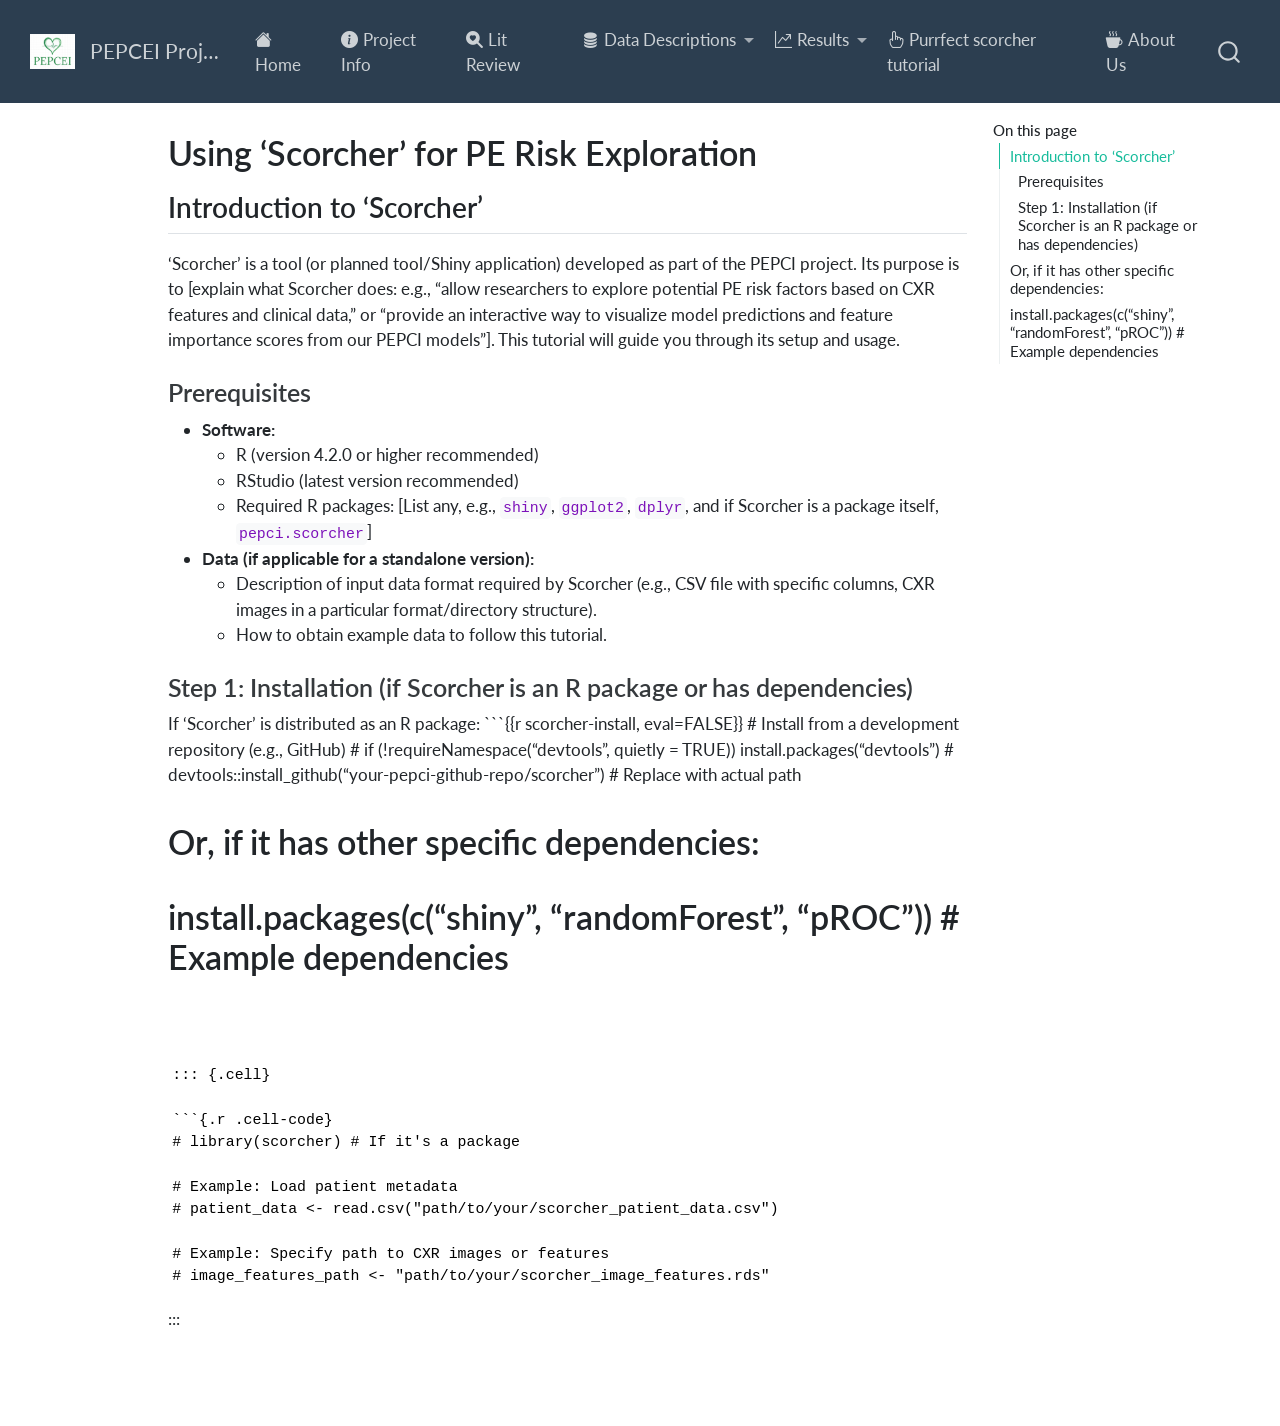
<file: tutorial/scorcher.html>
<!DOCTYPE html>
<html xmlns="http://www.w3.org/1999/xhtml" lang="en" xml:lang="en"><head>

<meta charset="utf-8">
<meta name="generator" content="quarto-1.6.42">

<meta name="viewport" content="width=device-width, initial-scale=1.0, user-scalable=yes">


<title>Using ‘Scorcher’ for PE Risk Exploration – PEPCEI</title>
<style>
code{white-space: pre-wrap;}
span.smallcaps{font-variant: small-caps;}
div.columns{display: flex; gap: min(4vw, 1.5em);}
div.column{flex: auto; overflow-x: auto;}
div.hanging-indent{margin-left: 1.5em; text-indent: -1.5em;}
ul.task-list{list-style: none;}
ul.task-list li input[type="checkbox"] {
  width: 0.8em;
  margin: 0 0.8em 0.2em -1em; /* quarto-specific, see https://github.com/quarto-dev/quarto-cli/issues/4556 */ 
  vertical-align: middle;
}
</style>


<script src="../site_libs/quarto-nav/quarto-nav.js"></script>
<script src="../site_libs/quarto-nav/headroom.min.js"></script>
<script src="../site_libs/clipboard/clipboard.min.js"></script>
<script src="../site_libs/quarto-search/autocomplete.umd.js"></script>
<script src="../site_libs/quarto-search/fuse.min.js"></script>
<script src="../site_libs/quarto-search/quarto-search.js"></script>
<meta name="quarto:offset" content="../">
<link href="../static/pepcei.png" rel="icon" type="image/png">
<script src="../site_libs/quarto-html/quarto.js"></script>
<script src="../site_libs/quarto-html/popper.min.js"></script>
<script src="../site_libs/quarto-html/tippy.umd.min.js"></script>
<script src="../site_libs/quarto-html/anchor.min.js"></script>
<link href="../site_libs/quarto-html/tippy.css" rel="stylesheet">
<link href="../site_libs/quarto-html/quarto-syntax-highlighting-2f5df379a58b258e96c21c0638c20c03.css" rel="stylesheet" id="quarto-text-highlighting-styles">
<script src="../site_libs/bootstrap/bootstrap.min.js"></script>
<link href="../site_libs/bootstrap/bootstrap-icons.css" rel="stylesheet">
<link href="../site_libs/bootstrap/bootstrap-d1b12f2568ecbe55642fee6aa00bd082.min.css" rel="stylesheet" append-hash="true" id="quarto-bootstrap" data-mode="light">
<script id="quarto-search-options" type="application/json">{
  "location": "navbar",
  "copy-button": false,
  "collapse-after": 3,
  "panel-placement": "end",
  "type": "overlay",
  "limit": 50,
  "keyboard-shortcut": [
    "f",
    "/",
    "s"
  ],
  "show-item-context": false,
  "language": {
    "search-no-results-text": "No results",
    "search-matching-documents-text": "matching documents",
    "search-copy-link-title": "Copy link to search",
    "search-hide-matches-text": "Hide additional matches",
    "search-more-match-text": "more match in this document",
    "search-more-matches-text": "more matches in this document",
    "search-clear-button-title": "Clear",
    "search-text-placeholder": "",
    "search-detached-cancel-button-title": "Cancel",
    "search-submit-button-title": "Submit",
    "search-label": "Search"
  }
}</script>


<link rel="stylesheet" href="../styles.css">
</head>

<body class="nav-fixed">

<div id="quarto-search-results"></div>
  <header id="quarto-header" class="headroom fixed-top">
    <nav class="navbar navbar-expand-lg " data-bs-theme="dark">
      <div class="navbar-container container-fluid">
      <div class="navbar-brand-container mx-auto">
    <a href="../index.html" class="navbar-brand navbar-brand-logo">
    <img src="../static/pepcei.png" alt="PEPCEI Logo" class="navbar-logo">
    </a>
    <a class="navbar-brand" href="../index.html">
    <span class="navbar-title">PEPCEI Project</span>
    </a>
  </div>
            <div id="quarto-search" class="" title="Search"></div>
          <button class="navbar-toggler" type="button" data-bs-toggle="collapse" data-bs-target="#navbarCollapse" aria-controls="navbarCollapse" role="menu" aria-expanded="false" aria-label="Toggle navigation" onclick="if (window.quartoToggleHeadroom) { window.quartoToggleHeadroom(); }">
  <span class="navbar-toggler-icon"></span>
</button>
          <div class="collapse navbar-collapse" id="navbarCollapse">
            <ul class="navbar-nav navbar-nav-scroll me-auto">
  <li class="nav-item">
    <a class="nav-link" href="../index.html"> <i class="bi bi-house-fill" role="img">
</i> 
<span class="menu-text">Home</span></a>
  </li>  
  <li class="nav-item">
    <a class="nav-link" href="../project-description.html"> <i class="bi bi-info-circle-fill" role="img">
</i> 
<span class="menu-text">Project Info</span></a>
  </li>  
  <li class="nav-item">
    <a class="nav-link" href="../LitReview.html"> <i class="bi bi-search-heart-fill" role="img">
</i> 
<span class="menu-text">Lit Review</span></a>
  </li>  
  <li class="nav-item dropdown ">
    <a class="nav-link dropdown-toggle" href="#" id="nav-menu-data-descriptions" role="link" data-bs-toggle="dropdown" aria-expanded="false">
      <i class="bi bi-database-fill" role="img">
</i> 
 <span class="menu-text">Data Descriptions</span>
    </a>
    <ul class="dropdown-menu" aria-labelledby="nav-menu-data-descriptions">    
        <li>
    <a class="dropdown-item" href="../data/cxr.html">
 <span class="dropdown-text">CXR Data</span></a>
  </li>  
        <li>
    <a class="dropdown-item" href="../data/ekg.html">
 <span class="dropdown-text">EKG Data</span></a>
  </li>  
    </ul>
  </li>
  <li class="nav-item dropdown ">
    <a class="nav-link dropdown-toggle" href="#" id="nav-menu-results" role="link" data-bs-toggle="dropdown" aria-expanded="false">
      <i class="bi bi-graph-up-arrow" role="img">
</i> 
 <span class="menu-text">Results</span>
    </a>
    <ul class="dropdown-menu" aria-labelledby="nav-menu-results">    
        <li>
    <a class="dropdown-item" href="../results/PEPCI_CXR_only_CNN.html">
 <span class="dropdown-text">CNN with CXR only</span></a>
  </li>  
    </ul>
  </li>
  <li class="nav-item">
    <a class="nav-link" href="../tutorial/scorcher_tutorial_CNN.html"> <i class="bi bi-hand-index" role="img">
</i> 
<span class="menu-text">Purrfect scorcher tutorial</span></a>
  </li>  
  <li class="nav-item">
    <a class="nav-link" href="../about.html"> <i class="bi bi-cup-hot-fill" role="img">
</i> 
<span class="menu-text">About Us</span></a>
  </li>  
</ul>
          </div> <!-- /navcollapse -->
            <div class="quarto-navbar-tools">
</div>
      </div> <!-- /container-fluid -->
    </nav>
</header>
<!-- content -->
<div id="quarto-content" class="quarto-container page-columns page-rows-contents page-layout-article page-navbar">
<!-- sidebar -->
<!-- margin-sidebar -->
    <div id="quarto-margin-sidebar" class="sidebar margin-sidebar">
        <nav id="TOC" role="doc-toc" class="toc-active">
    <h2 id="toc-title">On this page</h2>
   
  <ul>
  <li><a href="#introduction-to-scorcher" id="toc-introduction-to-scorcher" class="nav-link active" data-scroll-target="#introduction-to-scorcher">Introduction to ‘Scorcher’</a>
  <ul class="collapse">
  <li><a href="#prerequisites" id="toc-prerequisites" class="nav-link" data-scroll-target="#prerequisites">Prerequisites</a></li>
  <li><a href="#step-1-installation-if-scorcher-is-an-r-package-or-has-dependencies" id="toc-step-1-installation-if-scorcher-is-an-r-package-or-has-dependencies" class="nav-link" data-scroll-target="#step-1-installation-if-scorcher-is-an-r-package-or-has-dependencies">Step 1: Installation (if Scorcher is an R package or has dependencies)</a></li>
  </ul></li>
  <li><a href="#or-if-it-has-other-specific-dependencies" id="toc-or-if-it-has-other-specific-dependencies" class="nav-link" data-scroll-target="#or-if-it-has-other-specific-dependencies">Or, if it has other specific dependencies:</a></li>
  <li><a href="#install.packagescshiny-randomforest-proc-example-dependencies" id="toc-install.packagescshiny-randomforest-proc-example-dependencies" class="nav-link" data-scroll-target="#install.packagescshiny-randomforest-proc-example-dependencies">install.packages(c(“shiny”, “randomForest”, “pROC”)) # Example dependencies</a></li>
  </ul>
</nav>
    </div>
<!-- main -->
<main class="content" id="quarto-document-content">

<header id="title-block-header" class="quarto-title-block default">
<div class="quarto-title">
<h1 class="title">Using ‘Scorcher’ for PE Risk Exploration</h1>
</div>



<div class="quarto-title-meta">

    
  
    
  </div>
  


</header>


<section id="introduction-to-scorcher" class="level2">
<h2 class="anchored" data-anchor-id="introduction-to-scorcher">Introduction to ‘Scorcher’</h2>
<p>‘Scorcher’ is a tool (or planned tool/Shiny application) developed as part of the PEPCI project. Its purpose is to [explain what Scorcher does: e.g., “allow researchers to explore potential PE risk factors based on CXR features and clinical data,” or “provide an interactive way to visualize model predictions and feature importance scores from our PEPCI models”]. This tutorial will guide you through its setup and usage.</p>
<section id="prerequisites" class="level3">
<h3 class="anchored" data-anchor-id="prerequisites">Prerequisites</h3>
<ul>
<li><strong>Software:</strong>
<ul>
<li>R (version 4.2.0 or higher recommended)</li>
<li>RStudio (latest version recommended)</li>
<li>Required R packages: [List any, e.g., <code>shiny</code>, <code>ggplot2</code>, <code>dplyr</code>, and if Scorcher is a package itself, <code>pepci.scorcher</code>]</li>
</ul></li>
<li><strong>Data (if applicable for a standalone version):</strong>
<ul>
<li>Description of input data format required by Scorcher (e.g., CSV file with specific columns, CXR images in a particular format/directory structure).</li>
<li>How to obtain example data to follow this tutorial.</li>
</ul></li>
</ul>
</section>
<section id="step-1-installation-if-scorcher-is-an-r-package-or-has-dependencies" class="level3">
<h3 class="anchored" data-anchor-id="step-1-installation-if-scorcher-is-an-r-package-or-has-dependencies">Step 1: Installation (if Scorcher is an R package or has dependencies)</h3>
<p>If ‘Scorcher’ is distributed as an R package: ```{{r scorcher-install, eval=FALSE}} # Install from a development repository (e.g., GitHub) # if (!requireNamespace(“devtools”, quietly = TRUE)) install.packages(“devtools”) # devtools::install_github(“your-pepci-github-repo/scorcher”) # Replace with actual path</p>
</section>
</section>
<section id="or-if-it-has-other-specific-dependencies" class="level1">
<h1>Or, if it has other specific dependencies:</h1>
</section>
<section id="install.packagescshiny-randomforest-proc-example-dependencies" class="level1">
<h1>install.packages(c(“shiny”, “randomForest”, “pROC”)) # Example dependencies</h1>
<pre><code>


::: {.cell}

```{.r .cell-code}
# library(scorcher) # If it's a package

# Example: Load patient metadata
# patient_data &lt;- read.csv("path/to/your/scorcher_patient_data.csv")

# Example: Specify path to CXR images or features
# image_features_path &lt;- "path/to/your/scorcher_image_features.rds"</code></pre>
<p>:::</p>


</section>

</main> <!-- /main -->
<script id="quarto-html-after-body" type="application/javascript">
window.document.addEventListener("DOMContentLoaded", function (event) {
  const toggleBodyColorMode = (bsSheetEl) => {
    const mode = bsSheetEl.getAttribute("data-mode");
    const bodyEl = window.document.querySelector("body");
    if (mode === "dark") {
      bodyEl.classList.add("quarto-dark");
      bodyEl.classList.remove("quarto-light");
    } else {
      bodyEl.classList.add("quarto-light");
      bodyEl.classList.remove("quarto-dark");
    }
  }
  const toggleBodyColorPrimary = () => {
    const bsSheetEl = window.document.querySelector("link#quarto-bootstrap");
    if (bsSheetEl) {
      toggleBodyColorMode(bsSheetEl);
    }
  }
  toggleBodyColorPrimary();  
  const icon = "";
  const anchorJS = new window.AnchorJS();
  anchorJS.options = {
    placement: 'right',
    icon: icon
  };
  anchorJS.add('.anchored');
  const isCodeAnnotation = (el) => {
    for (const clz of el.classList) {
      if (clz.startsWith('code-annotation-')) {                     
        return true;
      }
    }
    return false;
  }
  const onCopySuccess = function(e) {
    // button target
    const button = e.trigger;
    // don't keep focus
    button.blur();
    // flash "checked"
    button.classList.add('code-copy-button-checked');
    var currentTitle = button.getAttribute("title");
    button.setAttribute("title", "Copied!");
    let tooltip;
    if (window.bootstrap) {
      button.setAttribute("data-bs-toggle", "tooltip");
      button.setAttribute("data-bs-placement", "left");
      button.setAttribute("data-bs-title", "Copied!");
      tooltip = new bootstrap.Tooltip(button, 
        { trigger: "manual", 
          customClass: "code-copy-button-tooltip",
          offset: [0, -8]});
      tooltip.show();    
    }
    setTimeout(function() {
      if (tooltip) {
        tooltip.hide();
        button.removeAttribute("data-bs-title");
        button.removeAttribute("data-bs-toggle");
        button.removeAttribute("data-bs-placement");
      }
      button.setAttribute("title", currentTitle);
      button.classList.remove('code-copy-button-checked');
    }, 1000);
    // clear code selection
    e.clearSelection();
  }
  const getTextToCopy = function(trigger) {
      const codeEl = trigger.previousElementSibling.cloneNode(true);
      for (const childEl of codeEl.children) {
        if (isCodeAnnotation(childEl)) {
          childEl.remove();
        }
      }
      return codeEl.innerText;
  }
  const clipboard = new window.ClipboardJS('.code-copy-button:not([data-in-quarto-modal])', {
    text: getTextToCopy
  });
  clipboard.on('success', onCopySuccess);
  if (window.document.getElementById('quarto-embedded-source-code-modal')) {
    const clipboardModal = new window.ClipboardJS('.code-copy-button[data-in-quarto-modal]', {
      text: getTextToCopy,
      container: window.document.getElementById('quarto-embedded-source-code-modal')
    });
    clipboardModal.on('success', onCopySuccess);
  }
    var localhostRegex = new RegExp(/^(?:http|https):\/\/localhost\:?[0-9]*\//);
    var mailtoRegex = new RegExp(/^mailto:/);
      var filterRegex = new RegExp("https:\/\/awanafiaz\.github\.io\/PEPCEI_site\/");
    var isInternal = (href) => {
        return filterRegex.test(href) || localhostRegex.test(href) || mailtoRegex.test(href);
    }
    // Inspect non-navigation links and adorn them if external
 	var links = window.document.querySelectorAll('a[href]:not(.nav-link):not(.navbar-brand):not(.toc-action):not(.sidebar-link):not(.sidebar-item-toggle):not(.pagination-link):not(.no-external):not([aria-hidden]):not(.dropdown-item):not(.quarto-navigation-tool):not(.about-link)');
    for (var i=0; i<links.length; i++) {
      const link = links[i];
      if (!isInternal(link.href)) {
        // undo the damage that might have been done by quarto-nav.js in the case of
        // links that we want to consider external
        if (link.dataset.originalHref !== undefined) {
          link.href = link.dataset.originalHref;
        }
      }
    }
  function tippyHover(el, contentFn, onTriggerFn, onUntriggerFn) {
    const config = {
      allowHTML: true,
      maxWidth: 500,
      delay: 100,
      arrow: false,
      appendTo: function(el) {
          return el.parentElement;
      },
      interactive: true,
      interactiveBorder: 10,
      theme: 'quarto',
      placement: 'bottom-start',
    };
    if (contentFn) {
      config.content = contentFn;
    }
    if (onTriggerFn) {
      config.onTrigger = onTriggerFn;
    }
    if (onUntriggerFn) {
      config.onUntrigger = onUntriggerFn;
    }
    window.tippy(el, config); 
  }
  const noterefs = window.document.querySelectorAll('a[role="doc-noteref"]');
  for (var i=0; i<noterefs.length; i++) {
    const ref = noterefs[i];
    tippyHover(ref, function() {
      // use id or data attribute instead here
      let href = ref.getAttribute('data-footnote-href') || ref.getAttribute('href');
      try { href = new URL(href).hash; } catch {}
      const id = href.replace(/^#\/?/, "");
      const note = window.document.getElementById(id);
      if (note) {
        return note.innerHTML;
      } else {
        return "";
      }
    });
  }
  const xrefs = window.document.querySelectorAll('a.quarto-xref');
  const processXRef = (id, note) => {
    // Strip column container classes
    const stripColumnClz = (el) => {
      el.classList.remove("page-full", "page-columns");
      if (el.children) {
        for (const child of el.children) {
          stripColumnClz(child);
        }
      }
    }
    stripColumnClz(note)
    if (id === null || id.startsWith('sec-')) {
      // Special case sections, only their first couple elements
      const container = document.createElement("div");
      if (note.children && note.children.length > 2) {
        container.appendChild(note.children[0].cloneNode(true));
        for (let i = 1; i < note.children.length; i++) {
          const child = note.children[i];
          if (child.tagName === "P" && child.innerText === "") {
            continue;
          } else {
            container.appendChild(child.cloneNode(true));
            break;
          }
        }
        if (window.Quarto?.typesetMath) {
          window.Quarto.typesetMath(container);
        }
        return container.innerHTML
      } else {
        if (window.Quarto?.typesetMath) {
          window.Quarto.typesetMath(note);
        }
        return note.innerHTML;
      }
    } else {
      // Remove any anchor links if they are present
      const anchorLink = note.querySelector('a.anchorjs-link');
      if (anchorLink) {
        anchorLink.remove();
      }
      if (window.Quarto?.typesetMath) {
        window.Quarto.typesetMath(note);
      }
      if (note.classList.contains("callout")) {
        return note.outerHTML;
      } else {
        return note.innerHTML;
      }
    }
  }
  for (var i=0; i<xrefs.length; i++) {
    const xref = xrefs[i];
    tippyHover(xref, undefined, function(instance) {
      instance.disable();
      let url = xref.getAttribute('href');
      let hash = undefined; 
      if (url.startsWith('#')) {
        hash = url;
      } else {
        try { hash = new URL(url).hash; } catch {}
      }
      if (hash) {
        const id = hash.replace(/^#\/?/, "");
        const note = window.document.getElementById(id);
        if (note !== null) {
          try {
            const html = processXRef(id, note.cloneNode(true));
            instance.setContent(html);
          } finally {
            instance.enable();
            instance.show();
          }
        } else {
          // See if we can fetch this
          fetch(url.split('#')[0])
          .then(res => res.text())
          .then(html => {
            const parser = new DOMParser();
            const htmlDoc = parser.parseFromString(html, "text/html");
            const note = htmlDoc.getElementById(id);
            if (note !== null) {
              const html = processXRef(id, note);
              instance.setContent(html);
            } 
          }).finally(() => {
            instance.enable();
            instance.show();
          });
        }
      } else {
        // See if we can fetch a full url (with no hash to target)
        // This is a special case and we should probably do some content thinning / targeting
        fetch(url)
        .then(res => res.text())
        .then(html => {
          const parser = new DOMParser();
          const htmlDoc = parser.parseFromString(html, "text/html");
          const note = htmlDoc.querySelector('main.content');
          if (note !== null) {
            // This should only happen for chapter cross references
            // (since there is no id in the URL)
            // remove the first header
            if (note.children.length > 0 && note.children[0].tagName === "HEADER") {
              note.children[0].remove();
            }
            const html = processXRef(null, note);
            instance.setContent(html);
          } 
        }).finally(() => {
          instance.enable();
          instance.show();
        });
      }
    }, function(instance) {
    });
  }
      let selectedAnnoteEl;
      const selectorForAnnotation = ( cell, annotation) => {
        let cellAttr = 'data-code-cell="' + cell + '"';
        let lineAttr = 'data-code-annotation="' +  annotation + '"';
        const selector = 'span[' + cellAttr + '][' + lineAttr + ']';
        return selector;
      }
      const selectCodeLines = (annoteEl) => {
        const doc = window.document;
        const targetCell = annoteEl.getAttribute("data-target-cell");
        const targetAnnotation = annoteEl.getAttribute("data-target-annotation");
        const annoteSpan = window.document.querySelector(selectorForAnnotation(targetCell, targetAnnotation));
        const lines = annoteSpan.getAttribute("data-code-lines").split(",");
        const lineIds = lines.map((line) => {
          return targetCell + "-" + line;
        })
        let top = null;
        let height = null;
        let parent = null;
        if (lineIds.length > 0) {
            //compute the position of the single el (top and bottom and make a div)
            const el = window.document.getElementById(lineIds[0]);
            top = el.offsetTop;
            height = el.offsetHeight;
            parent = el.parentElement.parentElement;
          if (lineIds.length > 1) {
            const lastEl = window.document.getElementById(lineIds[lineIds.length - 1]);
            const bottom = lastEl.offsetTop + lastEl.offsetHeight;
            height = bottom - top;
          }
          if (top !== null && height !== null && parent !== null) {
            // cook up a div (if necessary) and position it 
            let div = window.document.getElementById("code-annotation-line-highlight");
            if (div === null) {
              div = window.document.createElement("div");
              div.setAttribute("id", "code-annotation-line-highlight");
              div.style.position = 'absolute';
              parent.appendChild(div);
            }
            div.style.top = top - 2 + "px";
            div.style.height = height + 4 + "px";
            div.style.left = 0;
            let gutterDiv = window.document.getElementById("code-annotation-line-highlight-gutter");
            if (gutterDiv === null) {
              gutterDiv = window.document.createElement("div");
              gutterDiv.setAttribute("id", "code-annotation-line-highlight-gutter");
              gutterDiv.style.position = 'absolute';
              const codeCell = window.document.getElementById(targetCell);
              const gutter = codeCell.querySelector('.code-annotation-gutter');
              gutter.appendChild(gutterDiv);
            }
            gutterDiv.style.top = top - 2 + "px";
            gutterDiv.style.height = height + 4 + "px";
          }
          selectedAnnoteEl = annoteEl;
        }
      };
      const unselectCodeLines = () => {
        const elementsIds = ["code-annotation-line-highlight", "code-annotation-line-highlight-gutter"];
        elementsIds.forEach((elId) => {
          const div = window.document.getElementById(elId);
          if (div) {
            div.remove();
          }
        });
        selectedAnnoteEl = undefined;
      };
        // Handle positioning of the toggle
    window.addEventListener(
      "resize",
      throttle(() => {
        elRect = undefined;
        if (selectedAnnoteEl) {
          selectCodeLines(selectedAnnoteEl);
        }
      }, 10)
    );
    function throttle(fn, ms) {
    let throttle = false;
    let timer;
      return (...args) => {
        if(!throttle) { // first call gets through
            fn.apply(this, args);
            throttle = true;
        } else { // all the others get throttled
            if(timer) clearTimeout(timer); // cancel #2
            timer = setTimeout(() => {
              fn.apply(this, args);
              timer = throttle = false;
            }, ms);
        }
      };
    }
      // Attach click handler to the DT
      const annoteDls = window.document.querySelectorAll('dt[data-target-cell]');
      for (const annoteDlNode of annoteDls) {
        annoteDlNode.addEventListener('click', (event) => {
          const clickedEl = event.target;
          if (clickedEl !== selectedAnnoteEl) {
            unselectCodeLines();
            const activeEl = window.document.querySelector('dt[data-target-cell].code-annotation-active');
            if (activeEl) {
              activeEl.classList.remove('code-annotation-active');
            }
            selectCodeLines(clickedEl);
            clickedEl.classList.add('code-annotation-active');
          } else {
            // Unselect the line
            unselectCodeLines();
            clickedEl.classList.remove('code-annotation-active');
          }
        });
      }
  const findCites = (el) => {
    const parentEl = el.parentElement;
    if (parentEl) {
      const cites = parentEl.dataset.cites;
      if (cites) {
        return {
          el,
          cites: cites.split(' ')
        };
      } else {
        return findCites(el.parentElement)
      }
    } else {
      return undefined;
    }
  };
  var bibliorefs = window.document.querySelectorAll('a[role="doc-biblioref"]');
  for (var i=0; i<bibliorefs.length; i++) {
    const ref = bibliorefs[i];
    const citeInfo = findCites(ref);
    if (citeInfo) {
      tippyHover(citeInfo.el, function() {
        var popup = window.document.createElement('div');
        citeInfo.cites.forEach(function(cite) {
          var citeDiv = window.document.createElement('div');
          citeDiv.classList.add('hanging-indent');
          citeDiv.classList.add('csl-entry');
          var biblioDiv = window.document.getElementById('ref-' + cite);
          if (biblioDiv) {
            citeDiv.innerHTML = biblioDiv.innerHTML;
          }
          popup.appendChild(citeDiv);
        });
        return popup.innerHTML;
      });
    }
  }
});
</script>
</div> <!-- /content -->




</body></html>
</file>
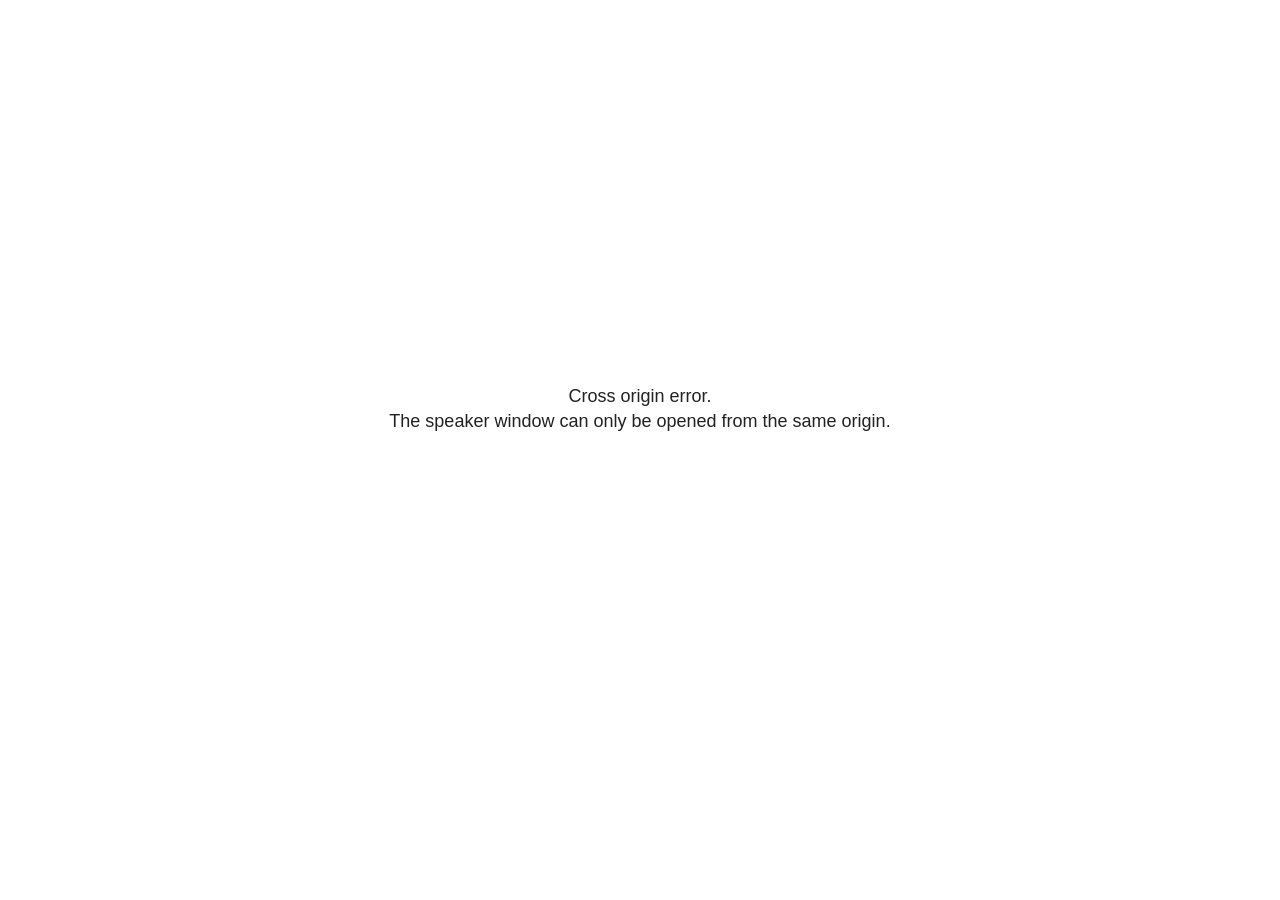
<file: site_libs/revealjs/plugin/notes/speaker-view.html>
<!--
	NOTE: You need to build the notes plugin after making changes to this file.
-->
<html lang="en">
	<head>
		<meta charset="utf-8">

		<title>reveal.js - Speaker View</title>

		<style>
			body {
				font-family: Helvetica;
				font-size: 18px;
			}

			#current-slide,
			#upcoming-slide,
			#speaker-controls {
				padding: 6px;
				box-sizing: border-box;
				-moz-box-sizing: border-box;
			}

			#current-slide iframe,
			#upcoming-slide iframe {
				width: 100%;
				height: 100%;
				border: 1px solid #ddd;
			}

			#current-slide .label,
			#upcoming-slide .label {
				position: absolute;
				top: 10px;
				left: 10px;
				z-index: 2;
			}

			#connection-status {
				position: absolute;
				top: 0;
				left: 0;
				width: 100%;
				height: 100%;
				z-index: 20;
				padding: 30% 20% 20% 20%;
				font-size: 18px;
				color: #222;
				background: #fff;
				text-align: center;
				box-sizing: border-box;
				line-height: 1.4;
			}

			.overlay-element {
				height: 34px;
				line-height: 34px;
				padding: 0 10px;
				text-shadow: none;
				background: rgba( 220, 220, 220, 0.8 );
				color: #222;
				font-size: 14px;
			}

			.overlay-element.interactive:hover {
				background: rgba( 220, 220, 220, 1 );
			}

			#current-slide {
				position: absolute;
				width: 60%;
				height: 100%;
				top: 0;
				left: 0;
				padding-right: 0;
			}

			#upcoming-slide {
				position: absolute;
				width: 40%;
				height: 40%;
				right: 0;
				top: 0;
			}

			/* Speaker controls */
			#speaker-controls {
				position: absolute;
				top: 40%;
				right: 0;
				width: 40%;
				height: 60%;
				overflow: auto;
				font-size: 18px;
			}

				.speaker-controls-time.hidden,
				.speaker-controls-notes.hidden {
					display: none;
				}

				.speaker-controls-time .label,
				.speaker-controls-pace .label,
				.speaker-controls-notes .label {
					text-transform: uppercase;
					font-weight: normal;
					font-size: 0.66em;
					color: #666;
					margin: 0;
				}

				.speaker-controls-time, .speaker-controls-pace {
					border-bottom: 1px solid rgba( 200, 200, 200, 0.5 );
					margin-bottom: 10px;
					padding: 10px 16px;
					padding-bottom: 20px;
					cursor: pointer;
				}

				.speaker-controls-time .reset-button {
					opacity: 0;
					float: right;
					color: #666;
					text-decoration: none;
				}
				.speaker-controls-time:hover .reset-button {
					opacity: 1;
				}

				.speaker-controls-time .timer,
				.speaker-controls-time .clock {
					width: 50%;
				}

				.speaker-controls-time .timer,
				.speaker-controls-time .clock,
				.speaker-controls-time .pacing .hours-value,
				.speaker-controls-time .pacing .minutes-value,
				.speaker-controls-time .pacing .seconds-value {
					font-size: 1.9em;
				}

				.speaker-controls-time .timer {
					float: left;
				}

				.speaker-controls-time .clock {
					float: right;
					text-align: right;
				}

				.speaker-controls-time span.mute {
					opacity: 0.3;
				}

				.speaker-controls-time .pacing-title {
					margin-top: 5px;
				}

				.speaker-controls-time .pacing.ahead {
					color: blue;
				}

				.speaker-controls-time .pacing.on-track {
					color: green;
				}

				.speaker-controls-time .pacing.behind {
					color: red;
				}

				.speaker-controls-notes {
					padding: 10px 16px;
				}

				.speaker-controls-notes .value {
					margin-top: 5px;
					line-height: 1.4;
					font-size: 1.2em;
				}

			/* Layout selector */
			#speaker-layout {
				position: absolute;
				top: 10px;
				right: 10px;
				color: #222;
				z-index: 10;
			}
				#speaker-layout select {
					position: absolute;
					width: 100%;
					height: 100%;
					top: 0;
					left: 0;
					border: 0;
					box-shadow: 0;
					cursor: pointer;
					opacity: 0;

					font-size: 1em;
					background-color: transparent;

					-moz-appearance: none;
					-webkit-appearance: none;
					-webkit-tap-highlight-color: rgba(0, 0, 0, 0);
				}

				#speaker-layout select:focus {
					outline: none;
					box-shadow: none;
				}

			.clear {
				clear: both;
			}

			/* Speaker layout: Wide */
			body[data-speaker-layout="wide"] #current-slide,
			body[data-speaker-layout="wide"] #upcoming-slide {
				width: 50%;
				height: 45%;
				padding: 6px;
			}

			body[data-speaker-layout="wide"] #current-slide {
				top: 0;
				left: 0;
			}

			body[data-speaker-layout="wide"] #upcoming-slide {
				top: 0;
				left: 50%;
			}

			body[data-speaker-layout="wide"] #speaker-controls {
				top: 45%;
				left: 0;
				width: 100%;
				height: 50%;
				font-size: 1.25em;
			}

			/* Speaker layout: Tall */
			body[data-speaker-layout="tall"] #current-slide,
			body[data-speaker-layout="tall"] #upcoming-slide {
				width: 45%;
				height: 50%;
				padding: 6px;
			}

			body[data-speaker-layout="tall"] #current-slide {
				top: 0;
				left: 0;
			}

			body[data-speaker-layout="tall"] #upcoming-slide {
				top: 50%;
				left: 0;
			}

			body[data-speaker-layout="tall"] #speaker-controls {
				padding-top: 40px;
				top: 0;
				left: 45%;
				width: 55%;
				height: 100%;
				font-size: 1.25em;
			}

			/* Speaker layout: Notes only */
			body[data-speaker-layout="notes-only"] #current-slide,
			body[data-speaker-layout="notes-only"] #upcoming-slide {
				display: none;
			}

			body[data-speaker-layout="notes-only"] #speaker-controls {
				padding-top: 40px;
				top: 0;
				left: 0;
				width: 100%;
				height: 100%;
				font-size: 1.25em;
			}

			@media screen and (max-width: 1080px) {
				body[data-speaker-layout="default"] #speaker-controls {
					font-size: 16px;
				}
			}

			@media screen and (max-width: 900px) {
				body[data-speaker-layout="default"] #speaker-controls {
					font-size: 14px;
				}
			}

			@media screen and (max-width: 800px) {
				body[data-speaker-layout="default"] #speaker-controls {
					font-size: 12px;
				}
			}

		</style>
	</head>

	<body>

		<div id="connection-status">Loading speaker view...</div>

		<div id="current-slide"></div>
		<div id="upcoming-slide"><span class="overlay-element label">Upcoming</span></div>
		<div id="speaker-controls">
			<div class="speaker-controls-time">
				<h4 class="label">Time <span class="reset-button">Click to Reset</span></h4>
				<div class="clock">
					<span class="clock-value">0:00 AM</span>
				</div>
				<div class="timer">
					<span class="hours-value">00</span><span class="minutes-value">:00</span><span class="seconds-value">:00</span>
				</div>
				<div class="clear"></div>

				<h4 class="label pacing-title" style="display: none">Pacing – Time to finish current slide</h4>
				<div class="pacing" style="display: none">
					<span class="hours-value">00</span><span class="minutes-value">:00</span><span class="seconds-value">:00</span>
				</div>
			</div>

			<div class="speaker-controls-notes hidden">
				<h4 class="label">Notes</h4>
				<div class="value"></div>
			</div>
		</div>
		<div id="speaker-layout" class="overlay-element interactive">
			<span class="speaker-layout-label"></span>
			<select class="speaker-layout-dropdown"></select>
		</div>

		<script>

			(function() {

				var notes,
					notesValue,
					currentState,
					currentSlide,
					upcomingSlide,
					layoutLabel,
					layoutDropdown,
					pendingCalls = {},
					lastRevealApiCallId = 0,
					connected = false

				var connectionStatus = document.querySelector( '#connection-status' );

				var SPEAKER_LAYOUTS = {
					'default': 'Default',
					'wide': 'Wide',
					'tall': 'Tall',
					'notes-only': 'Notes only'
				};

				setupLayout();

				let openerOrigin;

				try {
					openerOrigin = window.opener.location.origin;
				}
				catch ( error ) { console.warn( error ) }

				// In order to prevent XSS, the speaker view will only run if its
				// opener has the same origin as itself
				if( window.location.origin !== openerOrigin ) {
					connectionStatus.innerHTML = 'Cross origin error.<br>The speaker window can only be opened from the same origin.';
					return;
				}

				var connectionTimeout = setTimeout( function() {
					connectionStatus.innerHTML = 'Error connecting to main window.<br>Please try closing and reopening the speaker view.';
				}, 5000 );

				window.addEventListener( 'message', function( event ) {

					// Validate the origin of all messages to avoid parsing messages
					// that aren't meant for us. Ignore when running off file:// so
					// that the speaker view continues to work without a web server.
					if( window.location.origin !== event.origin && window.location.origin !== 'file://' ) {
						return
					}

					clearTimeout( connectionTimeout );
					connectionStatus.style.display = 'none';

					var data = JSON.parse( event.data );

					// The overview mode is only useful to the reveal.js instance
					// where navigation occurs so we don't sync it
					if( data.state ) delete data.state.overview;

					// Messages sent by the notes plugin inside of the main window
					if( data && data.namespace === 'reveal-notes' ) {
						if( data.type === 'connect' ) {
							handleConnectMessage( data );
						}
						else if( data.type === 'state' ) {
							handleStateMessage( data );
						}
						else if( data.type === 'return' ) {
							pendingCalls[data.callId](data.result);
							delete pendingCalls[data.callId];
						}
					}
					// Messages sent by the reveal.js inside of the current slide preview
					else if( data && data.namespace === 'reveal' ) {
						if( /ready/.test( data.eventName ) ) {
							// Send a message back to notify that the handshake is complete
							window.opener.postMessage( JSON.stringify({ namespace: 'reveal-notes', type: 'connected'} ), '*' );
						}
						else if( /slidechanged|fragmentshown|fragmenthidden|paused|resumed/.test( data.eventName ) && currentState !== JSON.stringify( data.state ) ) {

							dispatchStateToMainWindow( data.state );

						}
					}

				} );

				/**
				 * Updates the presentation in the main window to match the state
				 * of the presentation in the notes window.
				 */
				const dispatchStateToMainWindow = debounce(( state ) => {
					window.opener.postMessage( JSON.stringify({ method: 'setState', args: [ state ]} ), '*' );
				}, 500);

				/**
				 * Asynchronously calls the Reveal.js API of the main frame.
				 */
				function callRevealApi( methodName, methodArguments, callback ) {

					var callId = ++lastRevealApiCallId;
					pendingCalls[callId] = callback;
					window.opener.postMessage( JSON.stringify( {
						namespace: 'reveal-notes',
						type: 'call',
						callId: callId,
						methodName: methodName,
						arguments: methodArguments
					} ), '*' );

				}

				/**
				 * Called when the main window is trying to establish a
				 * connection.
				 */
				function handleConnectMessage( data ) {

					if( connected === false ) {
						connected = true;

						setupIframes( data );
						setupKeyboard();
						setupNotes();
						setupTimer();
						setupHeartbeat();
					}

				}

				/**
				 * Called when the main window sends an updated state.
				 */
				function handleStateMessage( data ) {

					// Store the most recently set state to avoid circular loops
					// applying the same state
					currentState = JSON.stringify( data.state );

					// No need for updating the notes in case of fragment changes
					if ( data.notes ) {
						notes.classList.remove( 'hidden' );
						notesValue.style.whiteSpace = data.whitespace;
						if( data.markdown ) {
							notesValue.innerHTML = marked( data.notes );
						}
						else {
							notesValue.innerHTML = data.notes;
						}
					}
					else {
						notes.classList.add( 'hidden' );
					}

					// Update the note slides
					currentSlide.contentWindow.postMessage( JSON.stringify({ method: 'setState', args: [ data.state ] }), '*' );
					upcomingSlide.contentWindow.postMessage( JSON.stringify({ method: 'setState', args: [ data.state ] }), '*' );
					upcomingSlide.contentWindow.postMessage( JSON.stringify({ method: 'next' }), '*' );

				}

				// Limit to max one state update per X ms
				handleStateMessage = debounce( handleStateMessage, 200 );

				/**
				 * Forward keyboard events to the current slide window.
				 * This enables keyboard events to work even if focus
				 * isn't set on the current slide iframe.
				 *
				 * Block F5 default handling, it reloads and disconnects
				 * the speaker notes window.
				 */
				function setupKeyboard() {

					document.addEventListener( 'keydown', function( event ) {
						if( event.keyCode === 116 || ( event.metaKey && event.keyCode === 82 ) ) {
							event.preventDefault();
							return false;
						}
						currentSlide.contentWindow.postMessage( JSON.stringify({ method: 'triggerKey', args: [ event.keyCode ] }), '*' );
					} );

				}

				/**
				 * Creates the preview iframes.
				 */
				function setupIframes( data ) {

					var params = [
						'receiver',
						'progress=false',
						'history=false',
						'transition=none',
						'autoSlide=0',
						'backgroundTransition=none'
					].join( '&' );

					var urlSeparator = /\?/.test(data.url) ? '&' : '?';
					var hash = '#/' + data.state.indexh + '/' + data.state.indexv;
					var currentURL = data.url + urlSeparator + params + '&scrollActivationWidth=false&postMessageEvents=true' + hash;
					var upcomingURL = data.url + urlSeparator + params + '&scrollActivationWidth=false&controls=false' + hash;

					currentSlide = document.createElement( 'iframe' );
					currentSlide.setAttribute( 'width', 1280 );
					currentSlide.setAttribute( 'height', 1024 );
					currentSlide.setAttribute( 'src', currentURL );
					document.querySelector( '#current-slide' ).appendChild( currentSlide );

					upcomingSlide = document.createElement( 'iframe' );
					upcomingSlide.setAttribute( 'width', 640 );
					upcomingSlide.setAttribute( 'height', 512 );
					upcomingSlide.setAttribute( 'src', upcomingURL );
					document.querySelector( '#upcoming-slide' ).appendChild( upcomingSlide );

				}

				/**
				 * Setup the notes UI.
				 */
				function setupNotes() {

					notes = document.querySelector( '.speaker-controls-notes' );
					notesValue = document.querySelector( '.speaker-controls-notes .value' );

				}

				/**
				 * We send out a heartbeat at all times to ensure we can
				 * reconnect with the main presentation window after reloads.
				 */
				function setupHeartbeat() {

					setInterval( () => {
						window.opener.postMessage( JSON.stringify({ namespace: 'reveal-notes', type: 'heartbeat'} ), '*' );
					}, 1000 );

				}

				function getTimings( callback ) {

					callRevealApi( 'getSlidesAttributes', [], function ( slideAttributes ) {
						callRevealApi( 'getConfig', [], function ( config ) {
							var totalTime = config.totalTime;
							var minTimePerSlide = config.minimumTimePerSlide || 0;
							var defaultTiming = config.defaultTiming;
							if ((defaultTiming == null) && (totalTime == null)) {
								callback(null);
								return;
							}
							// Setting totalTime overrides defaultTiming
							if (totalTime) {
								defaultTiming = 0;
							}
							var timings = [];
							for ( var i in slideAttributes ) {
								var slide = slideAttributes[ i ];
								var timing = defaultTiming;
								if( slide.hasOwnProperty( 'data-timing' )) {
									var t = slide[ 'data-timing' ];
									timing = parseInt(t);
									if( isNaN(timing) ) {
										console.warn("Could not parse timing '" + t + "' of slide " + i + "; using default of " + defaultTiming);
										timing = defaultTiming;
									}
								}
								timings.push(timing);
							}
							if ( totalTime ) {
								// After we've allocated time to individual slides, we summarize it and
								// subtract it from the total time
								var remainingTime = totalTime - timings.reduce( function(a, b) { return a + b; }, 0 );
								// The remaining time is divided by the number of slides that have 0 seconds
								// allocated at the moment, giving the average time-per-slide on the remaining slides
								var remainingSlides = (timings.filter( function(x) { return x == 0 }) ).length
								var timePerSlide = Math.round( remainingTime / remainingSlides, 0 )
								// And now we replace every zero-value timing with that average
								timings = timings.map( function(x) { return (x==0 ? timePerSlide : x) } );
							}
							var slidesUnderMinimum = timings.filter( function(x) { return (x < minTimePerSlide) } ).length
							if ( slidesUnderMinimum ) {
								message = "The pacing time for " + slidesUnderMinimum + " slide(s) is under the configured minimum of " + minTimePerSlide + " seconds. Check the data-timing attribute on individual slides, or consider increasing the totalTime or minimumTimePerSlide configuration options (or removing some slides).";
								alert(message);
							}
							callback( timings );
						} );
					} );

				}

				/**
				 * Return the number of seconds allocated for presenting
				 * all slides up to and including this one.
				 */
				function getTimeAllocated( timings, callback ) {

					callRevealApi( 'getSlidePastCount', [], function ( currentSlide ) {
						var allocated = 0;
						for (var i in timings.slice(0, currentSlide + 1)) {
							allocated += timings[i];
						}
						callback( allocated );
					} );

				}

				/**
				 * Create the timer and clock and start updating them
				 * at an interval.
				 */
				function setupTimer() {

					var start = new Date(),
					timeEl = document.querySelector( '.speaker-controls-time' ),
					clockEl = timeEl.querySelector( '.clock-value' ),
					hoursEl = timeEl.querySelector( '.hours-value' ),
					minutesEl = timeEl.querySelector( '.minutes-value' ),
					secondsEl = timeEl.querySelector( '.seconds-value' ),
					pacingTitleEl = timeEl.querySelector( '.pacing-title' ),
					pacingEl = timeEl.querySelector( '.pacing' ),
					pacingHoursEl = pacingEl.querySelector( '.hours-value' ),
					pacingMinutesEl = pacingEl.querySelector( '.minutes-value' ),
					pacingSecondsEl = pacingEl.querySelector( '.seconds-value' );

					var timings = null;
					getTimings( function ( _timings ) {

						timings = _timings;
						if (_timings !== null) {
							pacingTitleEl.style.removeProperty('display');
							pacingEl.style.removeProperty('display');
						}

						// Update once directly
						_updateTimer();

						// Then update every second
						setInterval( _updateTimer, 1000 );

					} );


					function _resetTimer() {

						if (timings == null) {
							start = new Date();
							_updateTimer();
						}
						else {
							// Reset timer to beginning of current slide
							getTimeAllocated( timings, function ( slideEndTimingSeconds ) {
								var slideEndTiming = slideEndTimingSeconds * 1000;
								callRevealApi( 'getSlidePastCount', [], function ( currentSlide ) {
									var currentSlideTiming = timings[currentSlide] * 1000;
									var previousSlidesTiming = slideEndTiming - currentSlideTiming;
									var now = new Date();
									start = new Date(now.getTime() - previousSlidesTiming);
									_updateTimer();
								} );
							} );
						}

					}

					timeEl.addEventListener( 'click', function() {
						_resetTimer();
						return false;
					} );

					function _displayTime( hrEl, minEl, secEl, time) {

						var sign = Math.sign(time) == -1 ? "-" : "";
						time = Math.abs(Math.round(time / 1000));
						var seconds = time % 60;
						var minutes = Math.floor( time / 60 ) % 60 ;
						var hours = Math.floor( time / ( 60 * 60 )) ;
						hrEl.innerHTML = sign + zeroPadInteger( hours );
						if (hours == 0) {
							hrEl.classList.add( 'mute' );
						}
						else {
							hrEl.classList.remove( 'mute' );
						}
						minEl.innerHTML = ':' + zeroPadInteger( minutes );
						if (hours == 0 && minutes == 0) {
							minEl.classList.add( 'mute' );
						}
						else {
							minEl.classList.remove( 'mute' );
						}
						secEl.innerHTML = ':' + zeroPadInteger( seconds );
					}

					function _updateTimer() {

						var diff, hours, minutes, seconds,
						now = new Date();

						diff = now.getTime() - start.getTime();

						clockEl.innerHTML = now.toLocaleTimeString( 'en-US', { hour12: true, hour: '2-digit', minute:'2-digit' } );
						_displayTime( hoursEl, minutesEl, secondsEl, diff );
						if (timings !== null) {
							_updatePacing(diff);
						}

					}

					function _updatePacing(diff) {

						getTimeAllocated( timings, function ( slideEndTimingSeconds ) {
							var slideEndTiming = slideEndTimingSeconds * 1000;

							callRevealApi( 'getSlidePastCount', [], function ( currentSlide ) {
								var currentSlideTiming = timings[currentSlide] * 1000;
								var timeLeftCurrentSlide = slideEndTiming - diff;
								if (timeLeftCurrentSlide < 0) {
									pacingEl.className = 'pacing behind';
								}
								else if (timeLeftCurrentSlide < currentSlideTiming) {
									pacingEl.className = 'pacing on-track';
								}
								else {
									pacingEl.className = 'pacing ahead';
								}
								_displayTime( pacingHoursEl, pacingMinutesEl, pacingSecondsEl, timeLeftCurrentSlide );
							} );
						} );
					}

				}

				/**
				 * Sets up the speaker view layout and layout selector.
				 */
				function setupLayout() {

					layoutDropdown = document.querySelector( '.speaker-layout-dropdown' );
					layoutLabel = document.querySelector( '.speaker-layout-label' );

					// Render the list of available layouts
					for( var id in SPEAKER_LAYOUTS ) {
						var option = document.createElement( 'option' );
						option.setAttribute( 'value', id );
						option.textContent = SPEAKER_LAYOUTS[ id ];
						layoutDropdown.appendChild( option );
					}

					// Monitor the dropdown for changes
					layoutDropdown.addEventListener( 'change', function( event ) {

						setLayout( layoutDropdown.value );

					}, false );

					// Restore any currently persisted layout
					setLayout( getLayout() );

				}

				/**
				 * Sets a new speaker view layout. The layout is persisted
				 * in local storage.
				 */
				function setLayout( value ) {

					var title = SPEAKER_LAYOUTS[ value ];

					layoutLabel.innerHTML = 'Layout' + ( title ? ( ': ' + title ) : '' );
					layoutDropdown.value = value;

					document.body.setAttribute( 'data-speaker-layout', value );

					// Persist locally
					if( supportsLocalStorage() ) {
						window.localStorage.setItem( 'reveal-speaker-layout', value );
					}

				}

				/**
				 * Returns the ID of the most recently set speaker layout
				 * or our default layout if none has been set.
				 */
				function getLayout() {

					if( supportsLocalStorage() ) {
						var layout = window.localStorage.getItem( 'reveal-speaker-layout' );
						if( layout ) {
							return layout;
						}
					}

					// Default to the first record in the layouts hash
					for( var id in SPEAKER_LAYOUTS ) {
						return id;
					}

				}

				function supportsLocalStorage() {

					try {
						localStorage.setItem('test', 'test');
						localStorage.removeItem('test');
						return true;
					}
					catch( e ) {
						return false;
					}

				}

				function zeroPadInteger( num ) {

					var str = '00' + parseInt( num );
					return str.substring( str.length - 2 );

				}

				/**
				 * Limits the frequency at which a function can be called.
				 */
				function debounce( fn, ms ) {

					var lastTime = 0,
						timeout;

					return function() {

						var args = arguments;
						var context = this;

						clearTimeout( timeout );

						var timeSinceLastCall = Date.now() - lastTime;
						if( timeSinceLastCall > ms ) {
							fn.apply( context, args );
							lastTime = Date.now();
						}
						else {
							timeout = setTimeout( function() {
								fn.apply( context, args );
								lastTime = Date.now();
							}, ms - timeSinceLastCall );
						}

					}

				}

			})();

		</script>
	</body>
</html>
</file>
<file: site_libs/quarto-html/tippy.css>
.tippy-box[data-animation=fade][data-state=hidden]{opacity:0}[data-tippy-root]{max-width:calc(100vw - 10px)}.tippy-box{position:relative;background-color:#333;color:#fff;border-radius:4px;font-size:14px;line-height:1.4;white-space:normal;outline:0;transition-property:transform,visibility,opacity}.tippy-box[data-placement^=top]>.tippy-arrow{bottom:0}.tippy-box[data-placement^=top]>.tippy-arrow:before{bottom:-7px;left:0;border-width:8px 8px 0;border-top-color:initial;transform-origin:center top}.tippy-box[data-placement^=bottom]>.tippy-arrow{top:0}.tippy-box[data-placement^=bottom]>.tippy-arrow:before{top:-7px;left:0;border-width:0 8px 8px;border-bottom-color:initial;transform-origin:center bottom}.tippy-box[data-placement^=left]>.tippy-arrow{right:0}.tippy-box[data-placement^=left]>.tippy-arrow:before{border-width:8px 0 8px 8px;border-left-color:initial;right:-7px;transform-origin:center left}.tippy-box[data-placement^=right]>.tippy-arrow{left:0}.tippy-box[data-placement^=right]>.tippy-arrow:before{left:-7px;border-width:8px 8px 8px 0;border-right-color:initial;transform-origin:center right}.tippy-box[data-inertia][data-state=visible]{transition-timing-function:cubic-bezier(.54,1.5,.38,1.11)}.tippy-arrow{width:16px;height:16px;color:#333}.tippy-arrow:before{content:"";position:absolute;border-color:transparent;border-style:solid}.tippy-content{position:relative;padding:5px 9px;z-index:1}
</file>
<file: site_libs/quarto-html/quarto-syntax-highlighting-2f5df379a58b258e96c21c0638c20c03.css>
/* quarto syntax highlight colors */
:root {
  --quarto-hl-ot-color: #003B4F;
  --quarto-hl-at-color: #657422;
  --quarto-hl-ss-color: #20794D;
  --quarto-hl-an-color: #5E5E5E;
  --quarto-hl-fu-color: #4758AB;
  --quarto-hl-st-color: #20794D;
  --quarto-hl-cf-color: #003B4F;
  --quarto-hl-op-color: #5E5E5E;
  --quarto-hl-er-color: #AD0000;
  --quarto-hl-bn-color: #AD0000;
  --quarto-hl-al-color: #AD0000;
  --quarto-hl-va-color: #111111;
  --quarto-hl-bu-color: inherit;
  --quarto-hl-ex-color: inherit;
  --quarto-hl-pp-color: #AD0000;
  --quarto-hl-in-color: #5E5E5E;
  --quarto-hl-vs-color: #20794D;
  --quarto-hl-wa-color: #5E5E5E;
  --quarto-hl-do-color: #5E5E5E;
  --quarto-hl-im-color: #00769E;
  --quarto-hl-ch-color: #20794D;
  --quarto-hl-dt-color: #AD0000;
  --quarto-hl-fl-color: #AD0000;
  --quarto-hl-co-color: #5E5E5E;
  --quarto-hl-cv-color: #5E5E5E;
  --quarto-hl-cn-color: #8f5902;
  --quarto-hl-sc-color: #5E5E5E;
  --quarto-hl-dv-color: #AD0000;
  --quarto-hl-kw-color: #003B4F;
}

/* other quarto variables */
:root {
  --quarto-font-monospace: SFMono-Regular, Menlo, Monaco, Consolas, "Liberation Mono", "Courier New", monospace;
}

pre > code.sourceCode > span {
  color: #003B4F;
}

code span {
  color: #003B4F;
}

code.sourceCode > span {
  color: #003B4F;
}

div.sourceCode,
div.sourceCode pre.sourceCode {
  color: #003B4F;
}

code span.ot {
  color: #003B4F;
  font-style: inherit;
}

code span.at {
  color: #657422;
  font-style: inherit;
}

code span.ss {
  color: #20794D;
  font-style: inherit;
}

code span.an {
  color: #5E5E5E;
  font-style: inherit;
}

code span.fu {
  color: #4758AB;
  font-style: inherit;
}

code span.st {
  color: #20794D;
  font-style: inherit;
}

code span.cf {
  color: #003B4F;
  font-weight: bold;
  font-style: inherit;
}

code span.op {
  color: #5E5E5E;
  font-style: inherit;
}

code span.er {
  color: #AD0000;
  font-style: inherit;
}

code span.bn {
  color: #AD0000;
  font-style: inherit;
}

code span.al {
  color: #AD0000;
  font-style: inherit;
}

code span.va {
  color: #111111;
  font-style: inherit;
}

code span.bu {
  font-style: inherit;
}

code span.ex {
  font-style: inherit;
}

code span.pp {
  color: #AD0000;
  font-style: inherit;
}

code span.in {
  color: #5E5E5E;
  font-style: inherit;
}

code span.vs {
  color: #20794D;
  font-style: inherit;
}

code span.wa {
  color: #5E5E5E;
  font-style: italic;
}

code span.do {
  color: #5E5E5E;
  font-style: italic;
}

code span.im {
  color: #00769E;
  font-style: inherit;
}

code span.ch {
  color: #20794D;
  font-style: inherit;
}

code span.dt {
  color: #AD0000;
  font-style: inherit;
}

code span.fl {
  color: #AD0000;
  font-style: inherit;
}

code span.co {
  color: #5E5E5E;
  font-style: inherit;
}

code span.cv {
  color: #5E5E5E;
  font-style: italic;
}

code span.cn {
  color: #8f5902;
  font-style: inherit;
}

code span.sc {
  color: #5E5E5E;
  font-style: inherit;
}

code span.dv {
  color: #AD0000;
  font-style: inherit;
}

code span.kw {
  color: #003B4F;
  font-weight: bold;
  font-style: inherit;
}

.prevent-inlining {
  content: "</";
}

/*# sourceMappingURL=35eb38a806ee71ea6d2563be2308c832.css.map */
</file>
<file: styles.css>
/* styles.css */

/* Example: Custom body font */
/*
body {
  font-family: 'Helvetica Neue', Helvetica, Arial, sans-serif;
}
*/

/* Example: Navbar logo styling */
.navbar-brand img {
  max-height: 35px; /* Adjust as needed */
  margin-right: 8px;
}

/* Example: Card image styling for team members */
.about-team .card .card-img-top {
  width: 100%;
  /* max-height: 220px; /* Or specific height */
  /* aspect-ratio: 1 / 1; /* For square images */
  object-fit: cover;
  border-bottom: 1px solid #eee;
}

/* Example: Specific styling for hero images if used in YAML */
/*
.quarto-title-block-image {
  max-height: 400px;
  object-fit: cover;
}
*/

/* Add any other custom styles your PEPCI website might need */
</file>
